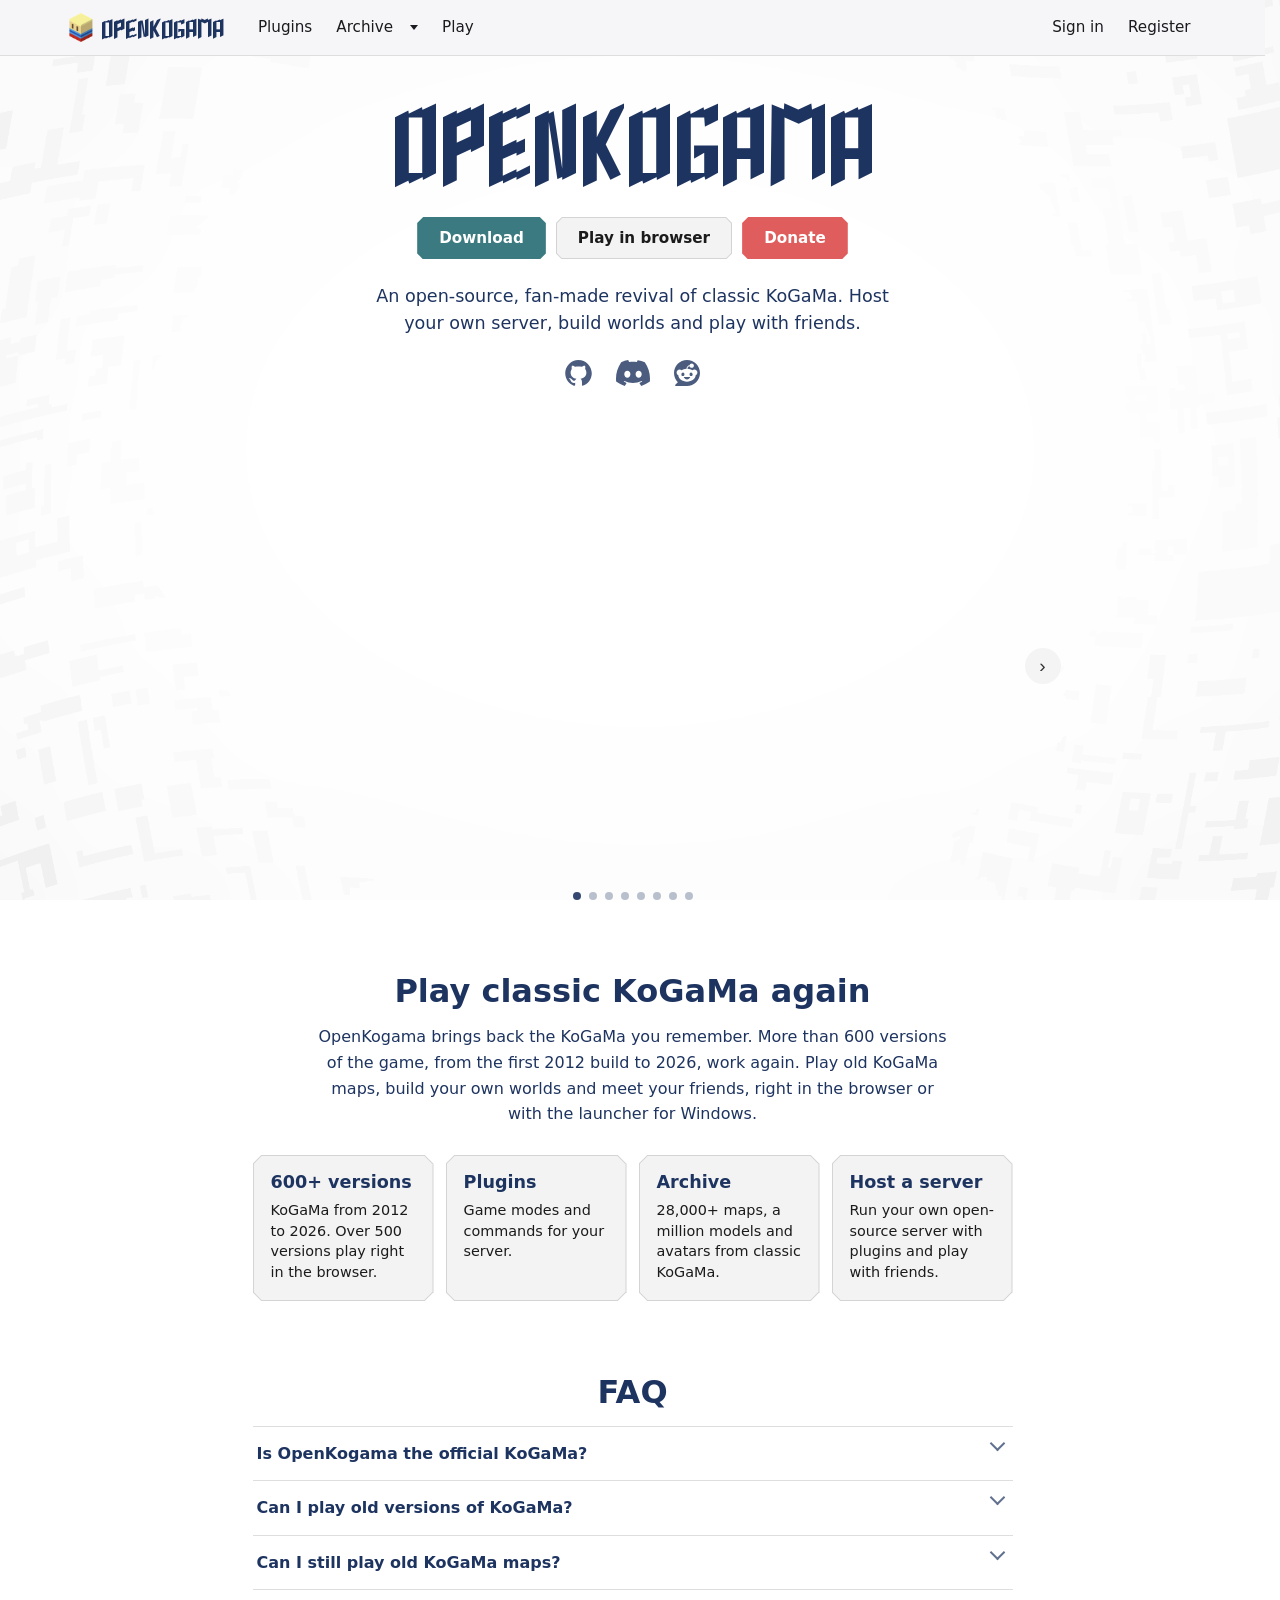
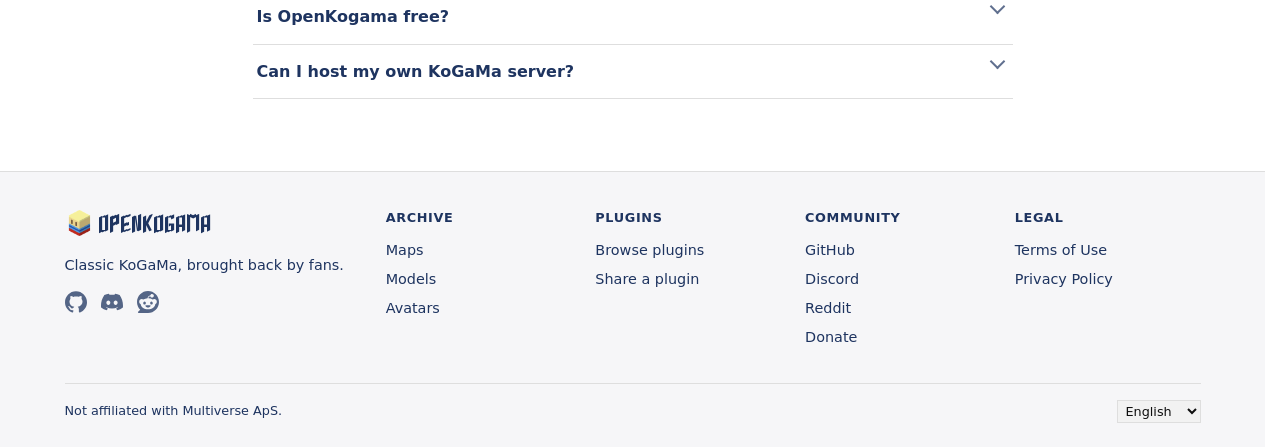
<file: site/index.html>
<!doctype html>
<html lang="en">
<head>
<meta charset="utf-8">
<meta name="viewport" content="width=device-width, initial-scale=1">
<meta name="color-scheme" content="light dark">
<title data-i18n="home.title">OpenKogama - Play Classic KoGaMa Again</title>
<meta name="description" data-i18n-attr="content:home.description" content="Open-source, fan-made revival of classic KoGaMa. Play 600+ old KoGaMa versions and 28,000+ archived maps, build worlds and host your own server.">
<link rel="canonical" href="https://openkogama.org/">
<meta property="og:title" data-i18n-attr="content:home.title" content="OpenKogama - Play Classic KoGaMa Again">
<meta property="og:description" data-i18n-attr="content:home.description" content="Open-source, fan-made revival of classic KoGaMa. Play 600+ old KoGaMa versions and 28,000+ archived maps, build worlds and host your own server.">
<meta property="og:type" content="website">
<meta property="og:url" content="https://openkogama.org/">
<meta property="og:site_name" content="OpenKogama">
<meta property="og:image" content="https://openkogama.org/img/icon-512.png">
<meta name="twitter:card" content="summary">
<link rel="icon" href="favicon.ico" sizes="16x16 32x32 48x48">
<link rel="apple-touch-icon" href="apple-touch-icon.png">
<link rel="manifest" href="site.webmanifest">
<link rel="stylesheet" href="css/style.css">
<script src="js/i18n.js"></script>
<script type="application/ld+json">
{
  "@context": "https://schema.org",
  "@graph": [
    {
      "@type": "WebSite",
      "name": "OpenKogama",
      "alternateName": ["Open KoGaMa", "OpenKoGaMa"],
      "url": "https://openkogama.org/"
    },
    {
      "@type": "Organization",
      "name": "OpenKogama",
      "url": "https://openkogama.org/",
      "logo": "https://openkogama.org/img/icon-512.png",
      "sameAs": ["https://github.com/openkogama", "https://discord.gg/u6tKuP3k4M", "https://www.reddit.com/r/OpenKogama/", "https://ko-fi.com/nightus"]
    }
  ]
}
</script>
</head>
<body class="home">
<header class="top">
  <a class="brand" href="./"><img src="img/icon-192.png" alt="">OPENKOGAMA</a>
  <nav class="sections">
    <a class="button nav" href="plugins/" data-i18n="common.nav.plugins">Plugins</a>
    <a class="button nav" href="archive/" data-i18n="common.nav.archive">Archive</a>
    <a class="button nav" href="play/" data-i18n="common.play">Play</a>
  </nav>
</header>
<div class="screen">
<main class="hero">
  <h1>OPENKOGAMA</h1>
  <div class="actions">
    <a class="button accent" id="download" href="https://github.com/openkogama/openkogama-launcher/releases" data-i18n="common.download">Download</a>
    <a class="button control" href="play/" data-i18n="home.playInBrowser">Play in browser</a>
    <a class="button donate" href="https://ko-fi.com/nightus" target="_blank" rel="noopener" data-i18n="home.donate">Donate</a>
  </div>
  <p class="tagline" data-i18n="home.tagline">An open-source, fan-made revival of classic KoGaMa. Host your own server, build worlds and play with friends.</p>
  <div class="links">
    <a class="icon github" href="https://github.com/openkogama/openkogama-launcher" target="_blank" rel="noopener" aria-label="GitHub"><svg viewBox="0 0 98 96" aria-hidden="true"><path d="M41.4395 69.3848C28.8066 67.8535 19.9062 58.7617 19.9062 46.9902C19.9062 42.2051 21.6289 37.0371 24.5 33.5918C23.2559 30.4336 23.4473 23.7344 24.8828 20.959C28.7109 20.4805 33.8789 22.4902 36.9414 25.2656C40.5781 24.1172 44.4062 23.543 49.0957 23.543C53.7852 23.543 57.6133 24.1172 61.0586 25.1699C64.0254 22.4902 69.2891 20.4805 73.1172 20.959C74.457 23.543 74.6484 30.2422 73.4043 33.4961C76.4668 37.1328 78.0937 42.0137 78.0937 46.9902C78.0937 58.7617 69.1934 67.6621 56.3691 69.2891C59.623 71.3945 61.8242 75.9883 61.8242 81.252L61.8242 91.2051C61.8242 94.0762 64.2168 95.7031 67.0879 94.5547C84.4102 87.9512 98 70.6289 98 49.1914C98 22.1074 75.9883 6.69539e-07 48.9043 4.309e-07C21.8203 1.92261e-07 -1.9479e-07 22.1074 -4.3343e-07 49.1914C-6.20631e-07 70.4375 13.4941 88.0469 31.6777 94.6504C34.2617 95.6074 36.75 93.8848 36.75 91.3008L36.75 83.6445C35.4102 84.2188 33.6875 84.6016 32.1562 84.6016C25.8398 84.6016 22.1074 81.1563 19.4277 74.7441C18.375 72.1602 17.2266 70.6289 15.0254 70.3418C13.877 70.2461 13.4941 69.7676 13.4941 69.1934C13.4941 68.0449 15.4082 67.1836 17.3223 67.1836C20.0977 67.1836 22.4902 68.9063 24.9785 72.4473C26.8926 75.2227 28.9023 76.4668 31.2949 76.4668C33.6875 76.4668 35.2187 75.6055 37.4199 73.4043C39.0469 71.7773 40.291 70.3418 41.4395 69.3848Z"/></svg></a>
    <a class="icon discord" href="https://discord.gg/u6tKuP3k4M" target="_blank" rel="noopener" aria-label="Discord"><svg viewBox="0 0 126.644 96" aria-hidden="true"><path d="M81.15,0c-1.2376,2.1973-2.3489,4.4704-3.3591,6.794-9.5975-1.4396-19.3718-1.4396-28.9945,0-.985-2.3236-2.1216-4.5967-3.3591-6.794-9.0166,1.5407-17.8059,4.2431-26.1405,8.0568C2.779,32.5304-1.6914,56.3725.5312,79.8863c9.6732,7.1476,20.5083,12.603,32.0505,16.0884,2.6014-3.4854,4.8998-7.1981,6.8698-11.0623-3.738-1.3891-7.3497-3.1318-10.8098-5.1523.9092-.6567,1.7932-1.3386,2.6519-1.9953,20.281,9.547,43.7696,9.547,64.0758,0,.8587.7072,1.7427,1.3891,2.6519,1.9953-3.4601,2.0457-7.0718,3.7632-10.835,5.1776,1.97,3.8642,4.2683,7.5769,6.8698,11.0623,11.5419-3.4854,22.3769-8.9156,32.0509-16.0631,2.626-27.2771-4.496-50.9172-18.817-71.8548C98.9811,4.2684,90.1918,1.5659,81.1752.0505l-.0252-.0505ZM42.2802,65.4144c-6.2383,0-11.4159-5.6575-11.4159-12.6535s4.9755-12.6788,11.3907-12.6788,11.5169,5.708,11.4159,12.6788c-.101,6.9708-5.026,12.6535-11.3907,12.6535ZM84.3576,65.4144c-6.2637,0-11.3907-5.6575-11.3907-12.6535s4.9755-12.6788,11.3907-12.6788,11.4917,5.708,11.3906,12.6788c-.101,6.9708-5.026,12.6535-11.3906,12.6535Z"/></svg></a>
    <a class="icon reddit" href="https://www.reddit.com/r/OpenKogama/" target="_blank" rel="noopener" aria-label="Reddit"><svg viewBox="0 0 24 24" aria-hidden="true"><path d="M12 0C5.373 0 0 5.373 0 12c0 3.314 1.343 6.314 3.515 8.485l-2.286 2.286C.775 23.225 1.097 24 1.738 24H12c6.627 0 12-5.373 12-12S18.627 0 12 0Zm4.388 3.199c1.104 0 1.999.895 1.999 1.999 0 1.105-.895 2-1.999 2-.946 0-1.739-.657-1.947-1.539v.002c-1.147.162-2.032 1.15-2.032 2.341v.007c1.776.067 3.4.567 4.686 1.363.473-.363 1.064-.58 1.707-.58 1.547 0 2.802 1.254 2.802 2.802 0 1.117-.655 2.081-1.601 2.531-.088 3.256-3.637 5.876-7.997 5.876-4.361 0-7.905-2.617-7.998-5.87-.954-.447-1.614-1.415-1.614-2.538 0-1.548 1.255-2.802 2.803-2.802.645 0 1.239.218 1.712.585 1.275-.79 2.881-1.291 4.64-1.365v-.01c0-1.663 1.263-3.034 2.88-3.207.188-.911.993-1.595 1.959-1.595Zm-8.085 8.376c-.784 0-1.459.78-1.506 1.797-.047 1.016.64 1.429 1.426 1.429.786 0 1.371-.369 1.418-1.385.047-1.017-.553-1.841-1.338-1.841Zm7.406 0c-.786 0-1.385.824-1.338 1.841.047 1.017.634 1.385 1.418 1.385.785 0 1.473-.413 1.426-1.429-.046-1.017-.721-1.797-1.506-1.797Zm-3.703 4.013c-.974 0-1.907.048-2.77.135-.147.015-.241.168-.183.305.483 1.154 1.622 1.964 2.953 1.964 1.33 0 2.47-.81 2.953-1.964.057-.137-.037-.29-.184-.305-.863-.087-1.795-.135-2.769-.135Z"/></svg></a>
  </div>
</main>
<section class="showcase">
  <div class="slides">
    <div class="track">
      <iframe src="https://www.youtube-nocookie.com/embed/mfTLa4u7WQ8" title="Half-Life Scientist in KoGaMa Plugin Showcase" data-i18n-attr="title:home.videos.scientist" allow="accelerometer; autoplay; clipboard-write; encrypted-media; gyroscope; picture-in-picture; web-share" referrerpolicy="strict-origin-when-cross-origin" allowfullscreen></iframe>
      <iframe src="https://www.youtube-nocookie.com/embed/WKtWRbuqz0g?cc_load_policy=1&amp;cc_lang_pref=en&amp;hl=en" title="The best alternative to KoGaMa? (could have been better)" data-i18n-attr="title:home.videos.alternative" data-captions allow="accelerometer; autoplay; clipboard-write; encrypted-media; gyroscope; picture-in-picture; web-share" referrerpolicy="strict-origin-when-cross-origin" allowfullscreen></iframe>
      <iframe src="https://www.youtube-nocookie.com/embed/3LMNfXwHboY?start=3" title="OpenKogama server: NPC deadzone plugin showcase" data-i18n-attr="title:home.videos.deadzone" allow="accelerometer; autoplay; clipboard-write; encrypted-media; gyroscope; picture-in-picture; web-share" referrerpolicy="strict-origin-when-cross-origin" allowfullscreen></iframe>
      <iframe src="https://www.youtube-nocookie.com/embed/tko3-iP1ZpU" title="Bad Apple! Played inside KoGaMa!" data-i18n-attr="title:home.videos.badApple" allow="accelerometer; autoplay; clipboard-write; encrypted-media; gyroscope; picture-in-picture; web-share" referrerpolicy="strict-origin-when-cross-origin" allowfullscreen></iframe>
      <iframe src="https://www.youtube-nocookie.com/embed/32qwakUP1NM" title="[GLOBAL TOP 25] Obscure Blessing" data-i18n-attr="title:home.videos.blessing" allow="accelerometer; autoplay; clipboard-write; encrypted-media; gyroscope; picture-in-picture; web-share" referrerpolicy="strict-origin-when-cross-origin" allowfullscreen></iframe>
      <iframe src="https://www.youtube-nocookie.com/embed/HQIjz7KLJlc" title="[OpenKogama TOP 1] Obscure Embarassment" data-i18n-attr="title:home.videos.embarrassment" allow="accelerometer; autoplay; clipboard-write; encrypted-media; gyroscope; picture-in-picture; web-share" referrerpolicy="strict-origin-when-cross-origin" allowfullscreen></iframe>
      <iframe src="https://www.youtube-nocookie.com/embed/EaIg4NClJeM" title="OpenKogama: 2 player Zelda parkour" data-i18n-attr="title:home.videos.zelda" allow="accelerometer; autoplay; clipboard-write; encrypted-media; gyroscope; picture-in-picture; web-share" referrerpolicy="strict-origin-when-cross-origin" allowfullscreen></iframe>
      <iframe src="https://www.youtube-nocookie.com/embed/pO7sHylhJ3g?start=7" title="OpenKogama Loxley Vale" data-i18n-attr="title:home.videos.loxley" allow="accelerometer; autoplay; clipboard-write; encrypted-media; gyroscope; picture-in-picture; web-share" referrerpolicy="strict-origin-when-cross-origin" allowfullscreen></iframe>
    </div>
  </div>
  <button class="arrow prev" type="button" aria-label="Previous video" data-i18n-attr="aria-label:home.previousVideo"></button>
  <button class="arrow next" type="button" aria-label="Next video" data-i18n-attr="aria-label:home.nextVideo"></button>
  <div class="dots"></div>
</section>
</div>
<section class="intro">
  <h2 data-i18n="home.intro.heading">Play classic KoGaMa again</h2>
  <p data-i18n="home.intro.text">OpenKogama brings back the KoGaMa you remember. More than 600 versions of the game, from the first 2012 build to 2026, work again. Play old KoGaMa maps, build your own worlds and meet your friends, right in the browser or with the launcher for Windows.</p>
  <div class="features">
    <a class="feature" href="play/">
      <h3 data-i18n="home.features.versions.title">600+ versions</h3>
      <p data-i18n="home.features.versions.text">KoGaMa from 2012 to 2026. Over 500 versions play right in the browser.</p>
    </a>
    <a class="feature" href="plugins/">
      <h3 data-i18n="home.features.plugins.title">Plugins</h3>
      <p data-i18n="home.features.plugins.text">Game modes and commands for your server.</p>
    </a>
    <a class="feature" href="archive/">
      <h3 data-i18n="home.features.archive.title">Archive</h3>
      <p data-i18n="home.features.archive.text">28,000+ maps, a million models and avatars from classic KoGaMa.</p>
    </a>
    <a class="feature" href="https://github.com/openkogama/openkogama-server" target="_blank" rel="noopener">
      <h3 data-i18n="home.features.host.title">Host a server</h3>
      <p data-i18n="home.features.host.text">Run your own open-source server with plugins and play with friends.</p>
    </a>
  </div>
</section>
<section class="faq">
  <h2 data-i18n="home.faq.heading">FAQ</h2>
  <details>
    <summary data-i18n="home.faq.official.question">Is OpenKogama the official KoGaMa?</summary>
    <p data-i18n="home.faq.official.answer">No. OpenKogama is a fan-made community project. It is not affiliated with or endorsed by Multiverse ApS, the company behind KoGaMa.</p>
  </details>
  <details>
    <summary data-i18n="home.faq.versions.question">Can I play old versions of KoGaMa?</summary>
    <p data-i18n="home.faq.versions.answer">Yes. The launcher for Windows has more than 600 KoGaMa versions, from 2012 to 2026, and over 500 of them also run in the browser with no install.</p>
  </details>
  <details>
    <summary data-i18n="home.faq.maps.question">Can I still play old KoGaMa maps?</summary>
    <p data-i18n="home.faq.maps.answer">More than 28,000 KoGaMa maps were archived. Find one on the <a href="maps/" data-i18n-slot="maps" data-i18n="common.nav.maps">Maps</a> page by name, author or id and play it in the browser.</p>
  </details>
  <details>
    <summary data-i18n="home.faq.free.question">Is OpenKogama free?</summary>
    <p data-i18n="home.faq.free.answer">Yes. OpenKogama is free and open source. If you want to support it, you can donate on <a href="https://ko-fi.com/nightus" target="_blank" rel="noopener" data-i18n-slot="kofi">Ko-fi</a>.</p>
  </details>
  <details>
    <summary data-i18n="home.faq.server.question">Can I host my own KoGaMa server?</summary>
    <p data-i18n="home.faq.server.answer">Yes. The <a href="https://github.com/openkogama/openkogama-server" target="_blank" rel="noopener" data-i18n-slot="server" data-i18n="home.faq.server.link">OpenKogama server</a> is open source and supports plugins, so you can run your own server and play with friends.</p>
  </details>
</section>
<footer>
  <div class="brand">
    <img src="img/icon-192.png" alt="">
    <span>OPENKOGAMA</span>
  </div>
  <p data-i18n="common.notAffiliated">Not affiliated with Multiverse ApS.</p>
  <p class="legal-links"><a href="terms/" data-i18n="common.terms">Terms</a> · <a href="privacy/" data-i18n="common.privacy">Privacy</a></p>
</footer>
<script src="js/download.js"></script>
<script src="js/showcase.js"></script>
<script src="js/footer.js"></script>
<script src="js/header.js"></script>
</body>
</html>
</file>
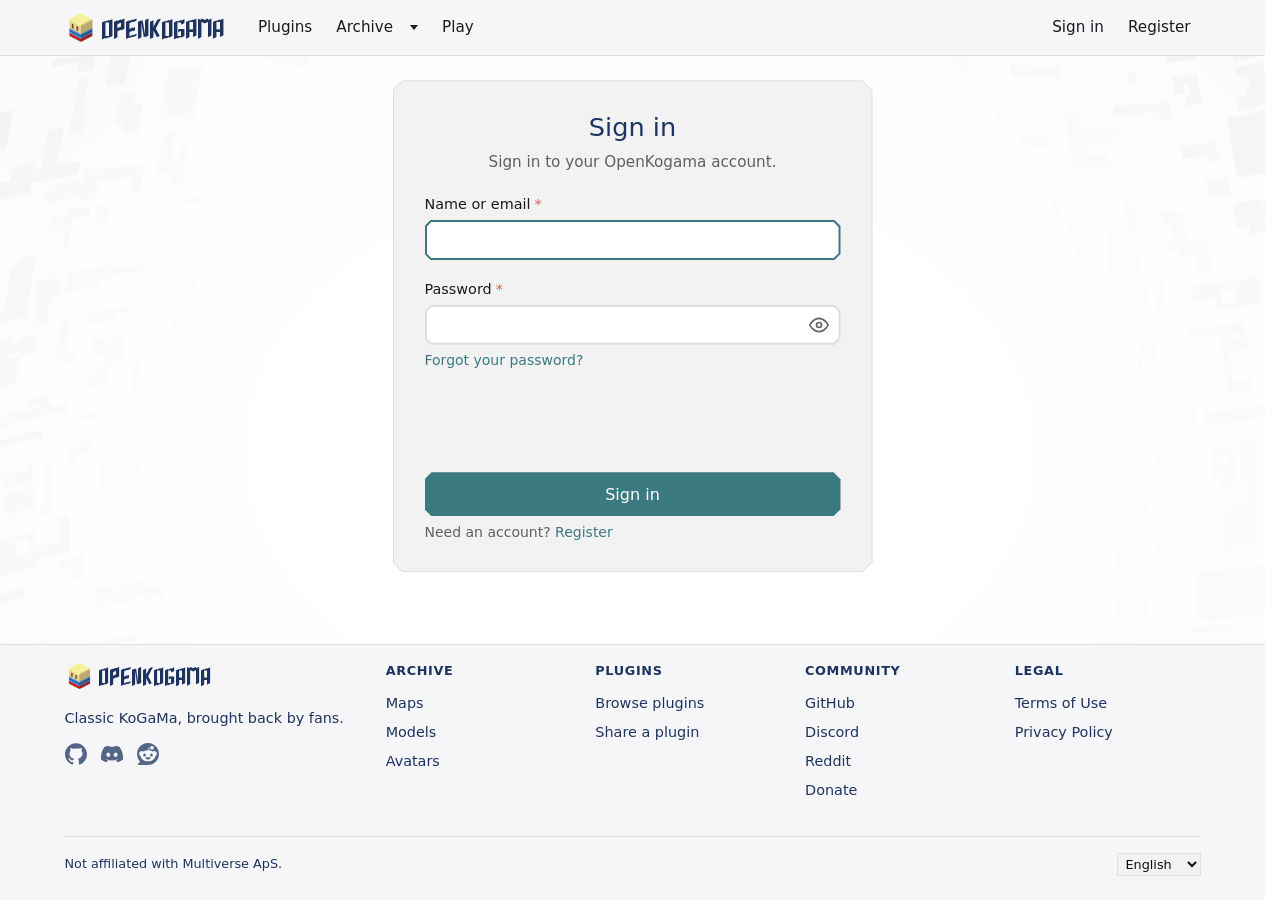
<file: site/account/index.html>
<!doctype html>
<html lang="en">
<head>
<meta charset="utf-8">
<meta name="viewport" content="width=device-width, initial-scale=1">
<meta name="color-scheme" content="light dark">
<title data-i18n="account.title">Account - OpenKogama</title>
<meta name="description" data-i18n-attr="content:account.description" content="Sign in to your OpenKogama account.">
<meta property="og:title" data-i18n-attr="content:account.title" content="Account - OpenKogama">
<meta property="og:description" data-i18n-attr="content:account.description" content="Sign in to your OpenKogama account.">
<meta property="og:type" content="website">
<meta property="og:image" content="../img/icon-512.png">
<meta name="twitter:card" content="summary">
<meta name="robots" content="noindex">
<link rel="icon" href="../favicon.ico" sizes="16x16 32x32 48x48">
<link rel="apple-touch-icon" href="../apple-touch-icon.png">
<link rel="stylesheet" href="../css/style.css">
<script src="../js/i18n.js"></script>
<style>
  :root { --card: var(--secondary); --card-edge: var(--secondary-edge); --field: #ffffff; --title: var(--heading); --label: var(--text);
    --sub: color-mix(in srgb, var(--text) 68%, transparent); --danger: var(--donate); }
  @media (prefers-color-scheme: dark) {
    :root { --field: #1c1c1c; }
  }
  body > main.account { flex: 1; display: flex; align-items: center; justify-content: center; padding: 24px 0 8vh; }
  .card { --corner: 10px; --edge: 1px; --cut: var(--corner); position: relative; isolation: isolate; width: 100%; max-width: 480px; padding: 32px;
    display: flex; flex-direction: column; background: var(--card-edge); }
  .card::before { --cut: calc(var(--corner) - 0.586 * var(--edge)); content: ""; position: absolute; inset: var(--edge); z-index: -1; background: var(--card); }
  .card[hidden] { display: none; }
  .card h2 { margin: 0 0 8px; font-size: 1.6rem; font-weight: 400; line-height: 1.25; text-align: center; color: var(--title); overflow-wrap: break-word; hyphens: auto; }
  .card .sub { margin: 0 0 22px; font-size: .95rem; line-height: 1.4; text-align: center; color: var(--sub); }
  .field { margin-bottom: 20px; }
  .field label { display: block; margin-bottom: 6px; font-size: .9rem; font-weight: 400; line-height: 1.3; color: var(--label); }
  .field label i { padding-left: 4px; font-style: normal; color: var(--danger); }
  .invalid .field label { color: var(--danger); }
  .card, .card::before, .box, .box input, .card .button, .card .button::before {
    clip-path: polygon(
      var(--cut) 0, calc(100% - var(--cut)) 0,
      100% var(--cut), 100% calc(100% - var(--cut)),
      calc(100% - var(--cut)) 100%, var(--cut) 100%,
      0 calc(100% - var(--cut)), 0 var(--cut)
    );
  }
  .box { --corner: 6px; --edge: 2px; --cut: var(--corner); position: relative; padding: var(--edge); background: var(--card-edge); }
  .box:focus-within { background: var(--accent); }
  .box input { --cut: calc(var(--corner) - 0.586 * var(--edge)); display: block; width: 100%; height: 36px; padding: 0 8px; font: inherit; font-size: 16px;
    color: var(--title); background: var(--field); border: 0; outline: none; }
  .field small { display: block; margin-top: 8px; font-size: 12px; line-height: 16px; color: var(--sub); }
  .secret { position: relative; }
  .secret input { padding-right: 44px; }
  .secret button { position: absolute; top: 2px; right: 2px; bottom: 2px; width: 40px; padding: 0; display: flex; align-items: center; justify-content: center;
    color: var(--sub); background: none; border: 0; cursor: pointer; }
  .secret button:hover { color: var(--title); }
  .secret svg { width: 20px; height: 20px; fill: none; stroke: currentColor; stroke-width: 2; stroke-linecap: round; stroke-linejoin: round; }
  .secret .eye-off, .secret [aria-pressed="true"] .eye { display: none; }
  .secret [aria-pressed="true"] .eye-off { display: block; }
  .field.password { margin-bottom: 4px; }
  .forgot { align-self: flex-start; margin-bottom: 20px; font-size: 14px; }
  .captcha { min-height: 65px; margin-bottom: 16px; }
  .agree { display: flex; align-items: flex-start; gap: 8px; margin: -4px 0 16px; font-size: 14px; line-height: 1.4; color: var(--sub); cursor: pointer; }
  .agree input { flex: none; width: 16px; height: 16px; margin: 1px 0 0; accent-color: var(--accent); cursor: pointer; }
  .error { margin: -4px 0 16px; font-size: 14px; color: var(--danger); }
  .error:empty { display: none; }
  .card .button { width: 100%; height: 44px; padding: 0 16px; justify-content: center; font-size: 1rem; font-weight: 400; border: 0; cursor: pointer; }
  .card .button:disabled { opacity: .6; cursor: default; }
  .card .button[hidden] { display: none; }
  .alt { margin: 8px 0 0; font-size: 14px; line-height: 16px; color: var(--sub); }
  a.link { color: var(--link); font-weight: 400; text-decoration: none; }
  a.link:hover { text-decoration: underline; }
  .who { margin: 0 0 20px; text-align: center; }
  .who b { display: block; font-size: 1.35rem; font-weight: 400; color: var(--title); }
  .who span { font-size: 14px; color: var(--sub); }
  .alt.mail { margin: -12px 0 20px; text-align: center; }
  .note { margin: 0 0 16px; font-size: 14px; text-align: center; color: var(--sub); }
  .buttons { display: flex; flex-direction: column; gap: 8px; }
  .remove { margin-top: 16px; text-align: center; }
  .remove a.link { color: var(--danger); }
  footer { padding-top: 16px; }
  @media (max-width: 600px) {
    .card { padding: 24px 14px; }
  }
  #delete .button.control { color: var(--donate); }
  .remove .link { color: var(--donate); }
</style>
</head>
<body class="home">
<header class="top">
  <a class="brand" href="../"><img src="../img/icon-192.png" alt="">OPENKOGAMA</a>
  <nav class="sections">
    <a class="button nav" href="../plugins/" data-i18n="common.nav.plugins">Plugins</a>
    <a class="button nav" href="../archive/" data-i18n="common.nav.archive">Archive</a>
    <a class="button nav" href="../play/" data-i18n="common.play">Play</a>
  </nav>
</header>
<main class="account">
  <form class="card" id="signin" hidden>
    <h2 data-i18n="account.welcome">Welcome back!</h2>
    <p class="sub" data-i18n="account.welcomeSub">Good to see you again!</p>
    <div class="field">
      <label for="signin-login"><span data-i18n="account.nameOrEmail">Name or email</span><i>*</i></label>
      <div class="box"><input id="signin-login" name="login" autocomplete="username" required></div>
    </div>
    <div class="field password">
      <label for="signin-password"><span data-i18n="account.password">Password</span><i>*</i></label>
      <div class="box secret"><input id="signin-password" name="password" type="password" autocomplete="current-password" required><button type="button" aria-label="Show password" data-i18n-attr="aria-label:account.showPassword" aria-pressed="false"><svg class="eye" viewBox="0 0 24 24" aria-hidden="true"><path d="M1 12s4-8 11-8 11 8 11 8-4 8-11 8-11-8-11-8z"/><circle cx="12" cy="12" r="3"/></svg><svg class="eye-off" viewBox="0 0 24 24" aria-hidden="true"><path d="M17.94 17.94A10.07 10.07 0 0 1 12 20c-7 0-11-8-11-8a18.45 18.45 0 0 1 5.06-5.94M9.9 4.24A9.12 9.12 0 0 1 12 4c7 0 11 8 11 8a18.5 18.5 0 0 1-2.16 3.19m-6.72-1.07a3 3 0 1 1-4.24-4.24"/><path d="M1 1l22 22"/></svg></button></div>
    </div>
    <a class="link forgot" href="#forgot" data-i18n="account.forgot">Forgot your password?</a>
    <div class="captcha"></div>
    <p class="error" role="alert"></p>
    <button class="button accent" type="submit" data-i18n="common.signIn">Sign in</button>
    <p class="alt" data-i18n="account.needAccount">Need an account? <a class="link" href="#create" data-i18n-slot="register" data-i18n="account.register">Register</a></p>
  </form>

  <form class="card" id="create" hidden>
    <h2 data-i18n="account.createHeading">Create an account</h2>
    <p class="sub" data-i18n="account.createSub">One account for every OpenKogama server.</p>
    <div class="field">
      <label for="create-name"><span data-i18n="account.name">Name</span><i>*</i></label>
      <div class="box"><input id="create-name" name="name" autocomplete="username" maxlength="20" required></div>
      <small data-i18n="account.nameHint">3 to 20 letters, digits or _. Other players see it.</small>
    </div>
    <div class="field">
      <label for="create-password"><span data-i18n="account.password">Password</span><i>*</i></label>
      <div class="box secret"><input id="create-password" name="password" type="password" autocomplete="new-password" minlength="8" required><button type="button" aria-label="Show password" data-i18n-attr="aria-label:account.showPassword" aria-pressed="false"><svg class="eye" viewBox="0 0 24 24" aria-hidden="true"><path d="M1 12s4-8 11-8 11 8 11 8-4 8-11 8-11-8-11-8z"/><circle cx="12" cy="12" r="3"/></svg><svg class="eye-off" viewBox="0 0 24 24" aria-hidden="true"><path d="M17.94 17.94A10.07 10.07 0 0 1 12 20c-7 0-11-8-11-8a18.45 18.45 0 0 1 5.06-5.94M9.9 4.24A9.12 9.12 0 0 1 12 4c7 0 11 8 11 8a18.5 18.5 0 0 1-2.16 3.19m-6.72-1.07a3 3 0 1 1-4.24-4.24"/><path d="M1 1l22 22"/></svg></button></div>
      <small data-i18n="account.passwordHint">At least 8 characters.</small>
    </div>
    <div class="field">
      <label for="create-email" data-i18n="account.email">Email</label>
      <div class="box"><input id="create-email" name="email" type="email" autocomplete="email"></div>
      <small data-i18n="account.emailHint">Optional, but without it you can't reset a forgotten password.</small>
    </div>
    <label class="agree"><input type="checkbox" name="agree" required><span data-i18n="account.agree">I'm at least 13 years old and I accept the <a class="link" href="../terms/" target="_blank" rel="noopener" data-i18n-slot="terms" data-i18n="account.terms">Terms of Use</a> and the <a class="link" href="../privacy/" target="_blank" rel="noopener" data-i18n-slot="privacy" data-i18n="account.privacy">Privacy Policy</a>.</span></label>
    <div class="captcha"></div>
    <p class="error" role="alert"></p>
    <button class="button accent" type="submit" data-i18n="account.continue">Continue</button>
    <p class="alt"><a class="link" href="#signin" data-i18n="account.haveAccount">Already have an account?</a></p>
  </form>

  <form class="card" id="confirm" hidden>
    <h2 data-i18n="account.checkEmail">Check your email</h2>
    <p class="sub sent"></p>
    <div class="field">
      <label for="confirm-code"><span data-i18n="account.code">Code</span><i>*</i></label>
      <div class="box"><input class="code" id="confirm-code" name="code" inputmode="numeric" autocomplete="one-time-code" maxlength="6" required></div>
    </div>
    <p class="error" role="alert"></p>
    <button class="button accent" type="submit" data-i18n="account.confirm">Confirm</button>
    <p class="alt" data-i18n="account.didntGetIt">Didn't get it? <a class="link" href="#resend" data-i18n-slot="resend" data-i18n="account.sendAgain">Send it again</a> or <a class="link" href="#signin" data-i18n-slot="back" data-i18n="account.goBack">go back</a></p>
  </form>

  <form class="card" id="forgot" hidden>
    <h2 data-i18n="account.forgot">Forgot your password?</h2>
    <p class="sub" data-i18n="account.forgotSub">Enter your email and we will send you a code.</p>
    <div class="field">
      <label for="forgot-email"><span data-i18n="account.email">Email</span><i>*</i></label>
      <div class="box"><input id="forgot-email" name="email" type="email" autocomplete="email" required></div>
    </div>
    <div class="captcha"></div>
    <p class="error" role="alert"></p>
    <button class="button accent" type="submit" data-i18n="account.sendCode">Send code</button>
    <p class="alt"><a class="link" href="#signin" data-i18n="account.backToSignIn">Back to sign in</a></p>
  </form>

  <form class="card" id="reset" hidden>
    <h2 data-i18n="account.resetHeading">Choose a new password</h2>
    <p class="sub sent"></p>
    <div class="field">
      <label for="reset-code"><span data-i18n="account.code">Code</span><i>*</i></label>
      <div class="box"><input class="code" id="reset-code" name="code" inputmode="numeric" autocomplete="one-time-code" maxlength="6" required></div>
    </div>
    <div class="field">
      <label for="reset-password"><span data-i18n="account.newPassword">New password</span><i>*</i></label>
      <div class="box secret"><input id="reset-password" name="password" type="password" autocomplete="new-password" minlength="8" required><button type="button" aria-label="Show password" data-i18n-attr="aria-label:account.showPassword" aria-pressed="false"><svg class="eye" viewBox="0 0 24 24" aria-hidden="true"><path d="M1 12s4-8 11-8 11 8 11 8-4 8-11 8-11-8-11-8z"/><circle cx="12" cy="12" r="3"/></svg><svg class="eye-off" viewBox="0 0 24 24" aria-hidden="true"><path d="M17.94 17.94A10.07 10.07 0 0 1 12 20c-7 0-11-8-11-8a18.45 18.45 0 0 1 5.06-5.94M9.9 4.24A9.12 9.12 0 0 1 12 4c7 0 11 8 11 8a18.5 18.5 0 0 1-2.16 3.19m-6.72-1.07a3 3 0 1 1-4.24-4.24"/><path d="M1 1l22 22"/></svg></button></div>
      <small data-i18n="account.passwordHint">At least 8 characters.</small>
    </div>
    <p class="error" role="alert"></p>
    <button class="button accent" type="submit" data-i18n="account.savePassword">Save password</button>
    <p class="alt"><a class="link" href="#signin" data-i18n="account.backToSignIn">Back to sign in</a></p>
  </form>

  <form class="card" id="email" hidden>
    <h2 data-i18n="account.emailHeading">Your email</h2>
    <p class="sub" data-i18n="account.emailSub">We will send a code to confirm it. With an email you can reset a forgotten password.</p>
    <div class="field">
      <label for="email-address"><span data-i18n="account.email">Email</span><i>*</i></label>
      <div class="box"><input id="email-address" name="email" type="email" autocomplete="email" required></div>
    </div>
    <div class="field">
      <label for="email-password"><span data-i18n="account.password">Password</span><i>*</i></label>
      <div class="box secret"><input id="email-password" name="password" type="password" autocomplete="current-password" required><button type="button" aria-label="Show password" data-i18n-attr="aria-label:account.showPassword" aria-pressed="false"><svg class="eye" viewBox="0 0 24 24" aria-hidden="true"><path d="M1 12s4-8 11-8 11 8 11 8-4 8-11 8-11-8-11-8z"/><circle cx="12" cy="12" r="3"/></svg><svg class="eye-off" viewBox="0 0 24 24" aria-hidden="true"><path d="M17.94 17.94A10.07 10.07 0 0 1 12 20c-7 0-11-8-11-8a18.45 18.45 0 0 1 5.06-5.94M9.9 4.24A9.12 9.12 0 0 1 12 4c7 0 11 8 11 8a18.5 18.5 0 0 1-2.16 3.19m-6.72-1.07a3 3 0 1 1-4.24-4.24"/><path d="M1 1l22 22"/></svg></button></div>
    </div>
    <p class="error" role="alert"></p>
    <button class="button accent" type="submit" data-i18n="account.sendCode">Send code</button>
    <p class="alt"><a class="link" href="#account" data-i18n="account.back">Back</a></p>
  </form>

  <form class="card" id="emailcode" hidden>
    <h2 data-i18n="account.checkEmail">Check your email</h2>
    <p class="sub sent"></p>
    <div class="field">
      <label for="emailcode-code"><span data-i18n="account.code">Code</span><i>*</i></label>
      <div class="box"><input class="code" id="emailcode-code" name="code" inputmode="numeric" autocomplete="one-time-code" maxlength="6" required></div>
    </div>
    <p class="error" role="alert"></p>
    <button class="button accent" type="submit" data-i18n="account.confirm">Confirm</button>
    <p class="alt" data-i18n="account.didntGetIt">Didn't get it? <a class="link" href="#resend-email" data-i18n-slot="resend" data-i18n="account.sendAgain">Send it again</a> or <a class="link" href="#account" data-i18n-slot="back" data-i18n="account.goBack">go back</a></p>
  </form>

  <section class="card" id="account" hidden>
    <h2 data-i18n="account.signedIn">You're signed in</h2>
    <p class="who"><b class="name"></b><span class="email"></span></p>
    <p class="alt mail"><a class="link" href="#email"></a></p>
    <p class="note launcher" data-i18n="account.launcherNote" hidden>Your browser should ask to open the launcher. Nothing happened? Update the launcher and press the button below.</p>
    <p class="error" role="alert"></p>
    <div class="buttons">
      <a class="button accent open launcher" href="#" data-i18n="common.openLauncher" hidden>Open the launcher</a>
      <button class="button control" id="signout" type="button" data-i18n="account.signOut">Sign out</button>
    </div>
    <p class="alt remove"><a class="link" href="#delete" data-i18n="account.delete">Delete account</a></p>
  </section>

  <form class="card" id="terms" hidden>
    <h2 data-i18n="account.termsHeading">Terms of Use and privacy</h2>
    <p class="sub" data-i18n="account.termsSub">OpenKogama now has Terms of Use and a Privacy Policy. Read them and accept to keep using your account.</p>
    <label class="agree"><input type="checkbox" name="agree" required><span data-i18n="account.agree">I'm at least 13 years old and I accept the <a class="link" href="../terms/" target="_blank" rel="noopener" data-i18n-slot="terms" data-i18n="account.terms">Terms of Use</a> and the <a class="link" href="../privacy/" target="_blank" rel="noopener" data-i18n-slot="privacy" data-i18n="account.privacy">Privacy Policy</a>.</span></label>
    <p class="error" role="alert"></p>
    <button class="button accent" type="submit" data-i18n="account.continue">Continue</button>
    <p class="alt remove"><a class="link" href="#delete" data-i18n="account.deleteInstead">Delete my account instead</a></p>
  </form>

  <form class="card" id="delete" hidden>
    <h2 data-i18n="account.deleteHeading">Delete your account?</h2>
    <p class="sub" data-i18n="account.deleteSub">Your account, email and sign-ins are deleted right away. This can't be undone.</p>
    <div class="field">
      <label for="delete-password"><span data-i18n="account.password">Password</span><i>*</i></label>
      <div class="box secret"><input id="delete-password" name="password" type="password" autocomplete="current-password" required><button type="button" aria-label="Show password" data-i18n-attr="aria-label:account.showPassword" aria-pressed="false"><svg class="eye" viewBox="0 0 24 24" aria-hidden="true"><path d="M1 12s4-8 11-8 11 8 11 8-4 8-11 8-11-8-11-8z"/><circle cx="12" cy="12" r="3"/></svg><svg class="eye-off" viewBox="0 0 24 24" aria-hidden="true"><path d="M17.94 17.94A10.07 10.07 0 0 1 12 20c-7 0-11-8-11-8a18.45 18.45 0 0 1 5.06-5.94M9.9 4.24A9.12 9.12 0 0 1 12 4c7 0 11 8 11 8a18.5 18.5 0 0 1-2.16 3.19m-6.72-1.07a3 3 0 1 1-4.24-4.24"/><path d="M1 1l22 22"/></svg></button></div>
    </div>
    <p class="error" role="alert"></p>
    <button class="button control" type="submit" data-i18n="account.deleteConfirm">Delete my account</button>
    <p class="alt"><a class="link" href="#account" data-i18n="account.back">Back</a></p>
  </form>

  <section class="card" id="deleted" hidden>
    <h2 data-i18n="account.deletedHeading">Account deleted</h2>
    <p class="sub" data-i18n="account.deletedSub">Your account and sign-ins are gone. To also remove your profile on our servers or a map you shared, write to contact@openkogama.org.</p>
    <p class="error" role="alert"></p>
    <p class="alt"><a class="link" href="#signin" data-i18n="account.backToSignIn">Back to sign in</a></p>
  </section>
</main>
<footer>
  <p data-i18n="common.notAffiliated">Not affiliated with Multiverse ApS.</p>
  <p class="legal-links"><a href="../terms/" data-i18n="common.terms">Terms</a> · <a href="../privacy/" data-i18n="common.privacy">Privacy</a></p>
</footer>
<script src="../js/footer.js"></script>
<script src="../js/header.js"></script>
<script src="../js/account.js"></script>
<script src="https://challenges.cloudflare.com/turnstile/v0/api.js?render=explicit&onload=openkogamaCaptcha" async defer></script>
</body>
</html>
</file>
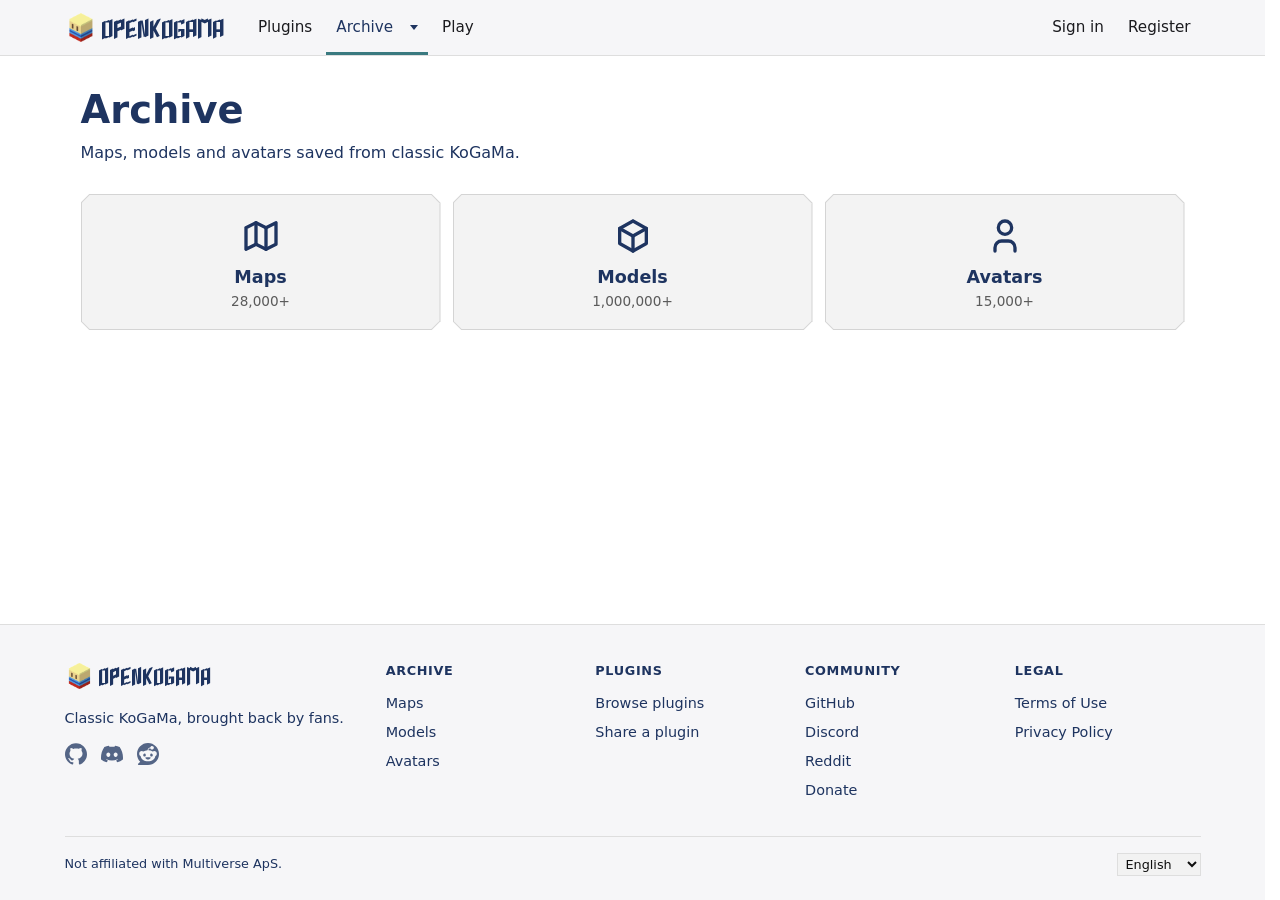
<file: site/archive/index.html>
<!doctype html>
<html lang="en">
<head>
<meta charset="utf-8">
<meta name="viewport" content="width=device-width, initial-scale=1">
<meta name="color-scheme" content="light dark">
<title data-i18n="archive.title">Archive - OpenKogama</title>
<meta name="description" data-i18n-attr="content:archive.description" content="Everything saved from classic KoGaMa: 28,000+ maps, a million models, avatars and 600+ game versions.">
<link rel="canonical" href="https://openkogama.org/archive/">
<meta property="og:title" data-i18n-attr="content:archive.title" content="Archive - OpenKogama">
<meta property="og:description" data-i18n-attr="content:archive.description" content="Everything saved from classic KoGaMa: 28,000+ maps, a million models, avatars and 600+ game versions.">
<meta property="og:type" content="website">
<meta property="og:url" content="https://openkogama.org/archive/">
<link rel="icon" href="../favicon.ico" sizes="16x16 32x32 48x48">
<link rel="apple-touch-icon" href="../apple-touch-icon.png">
<link rel="stylesheet" href="../css/style.css">
<script src="../js/i18n.js"></script>
</head>
<body class="archive">
<header class="top">
  <a class="brand" href="../"><img src="../img/icon-192.png" alt="">OPENKOGAMA</a>
  <nav class="sections">
    <a class="button nav" href="../plugins/" data-i18n="common.nav.plugins">Plugins</a>
    <a class="button nav" href="./" aria-current="page" data-i18n="common.nav.archive">Archive</a>
    <a class="button nav" href="../play/" data-i18n="common.play">Play</a>
  </nav>
</header>
<main>
  <section class="intro">
    <h1 data-i18n="archive.heading">Archive</h1>
    <p data-i18n="archive.tagline">Maps, models, avatars and game versions saved from classic KoGaMa.</p>
    <div class="features">
      <a class="feature" href="../maps/">
        <svg viewBox="0 0 24 24" fill="none" stroke="currentColor" stroke-width="2" stroke-linecap="round" stroke-linejoin="round" aria-hidden="true"><path d="M3 7l6 -3l6 3l6 -3v13l-6 3l-6 -3l-6 3v-13"/><path d="M9 4v13"/><path d="M15 7v13"/></svg>
        <h2 data-i18n="common.nav.maps">Maps</h2>
        <span class="count" data-i18n="archive.count" data-i18n-args='{"count":28000}'>28,000+</span>
      </a>
      <a class="feature" href="../models/">
        <svg viewBox="0 0 24 24" fill="none" stroke="currentColor" stroke-width="2" stroke-linecap="round" stroke-linejoin="round" aria-hidden="true"><path d="M12 3l8 4.5l0 9l-8 4.5l-8 -4.5l0 -9l8 -4.5"/><path d="M12 12l8 -4.5"/><path d="M12 12l0 9"/><path d="M12 12l-8 -4.5"/></svg>
        <h2 data-i18n="common.nav.models">Models</h2>
        <span class="count" data-i18n="archive.count" data-i18n-args='{"count":1000000}'>1,000,000+</span>
      </a>
      <a class="feature" href="../avatars/">
        <svg viewBox="0 0 24 24" fill="none" stroke="currentColor" stroke-width="2" stroke-linecap="round" stroke-linejoin="round" aria-hidden="true"><path d="M8 7a4 4 0 1 0 8 0a4 4 0 0 0 -8 0"/><path d="M6 21v-2a4 4 0 0 1 4 -4h4a4 4 0 0 1 4 4v2"/></svg>
        <h2 data-i18n="common.nav.avatars">Avatars</h2>
        <span class="count" data-i18n="archive.count" data-i18n-args='{"count":15000}'>15,000+</span>
      </a>
    </div>
  </section>
</main>
<footer>
  <div class="brand">
    <img src="../img/icon-192.png" alt="">
    <span>OPENKOGAMA</span>
  </div>
  <p data-i18n="common.notAffiliated">Not affiliated with Multiverse ApS.</p>
  <p class="legal-links"><a href="../terms/" data-i18n="common.terms">Terms</a> · <a href="../privacy/" data-i18n="common.privacy">Privacy</a></p>
</footer>
<script src="../js/footer.js"></script>
<script src="../js/header.js"></script>
</body>
</html>
</file>
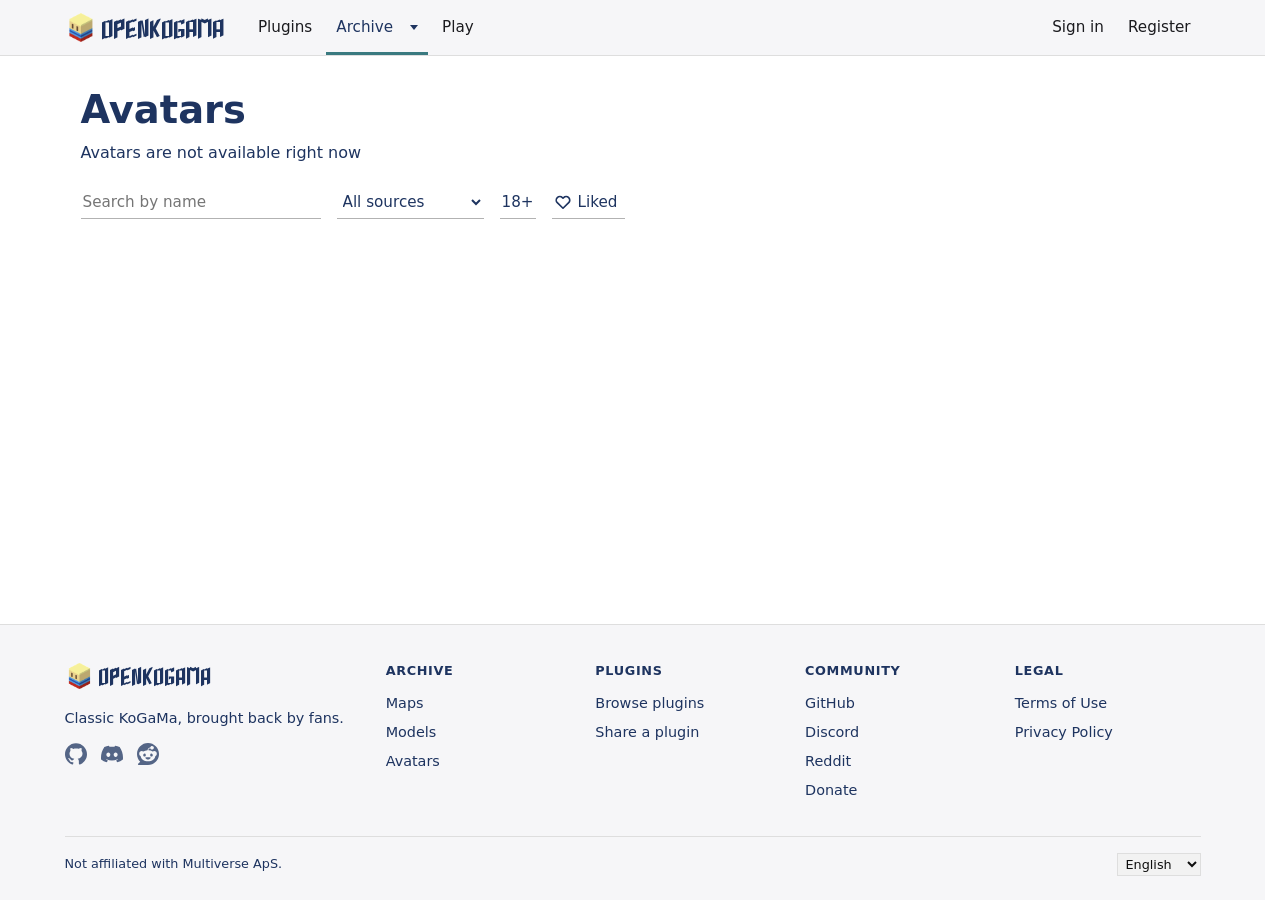
<file: site/avatars/index.html>
<!doctype html>
<html lang="en">
<head>
<meta charset="utf-8">
<meta name="viewport" content="width=device-width, initial-scale=1">
<meta name="color-scheme" content="light dark">
<title data-i18n="avatars.title">KoGaMa Avatars - OpenKogama</title>
<meta name="description" data-i18n-attr="content:avatars.description" content="Browse archived KoGaMa avatars with live previews, animations and downloads.">
<link rel="canonical" href="https://openkogama.org/avatars/">
<meta property="og:title" data-i18n-attr="content:avatars.title" content="KoGaMa Avatars - OpenKogama">
<meta property="og:description" data-i18n-attr="content:avatars.description" content="Browse archived KoGaMa avatars with live previews, animations and downloads.">
<meta property="og:type" content="website">
<meta property="og:url" content="https://openkogama.org/avatars/">
<meta property="og:site_name" content="OpenKogama">
<meta property="og:image" content="https://openkogama.org/img/icon-512.png">
<meta name="twitter:card" content="summary">
<link rel="icon" href="../favicon.ico" sizes="16x16 32x32 48x48">
<link rel="apple-touch-icon" href="../apple-touch-icon.png">
<link rel="stylesheet" href="../css/style.css">
<link rel="stylesheet" href="../css/models.css">
<script src="../js/i18n.js"></script>
<script src="../js/vendor/sql.js-httpvfs/index.js"></script>
<script type="module" src="../js/models.js"></script>
</head>
<body class="gallery" data-kind="avatars" data-i18n-vars="--too-big:common.tooBig;--preview-unavailable:common.previewUnavailable;--loading:common.loading">
<header class="top">
  <a class="brand" href="../"><img src="../img/icon-192.png" alt="">OPENKOGAMA</a>
  <nav class="sections">
    <a class="button nav" href="../plugins/" data-i18n="common.nav.plugins">Plugins</a>
    <a class="button nav" href="../archive/" aria-current="page" data-i18n="common.nav.archive">Archive</a>
    <a class="button nav" href="../play/" data-i18n="common.play">Play</a>
  </nav>
</header>
<main class="models">
  <h1 data-i18n="avatars.heading">Avatars</h1>
  <p class="summary" id="summary" data-i18n="avatars.loading">Loading avatars</p>
  <form class="filters" id="filters">
    <input class="line" type="search" id="search" placeholder="Search by name" data-i18n-attr="placeholder:avatars.search" autocomplete="off">
    <select class="line" id="filter" aria-label="Source" data-i18n-attr="aria-label:avatars.source">
      <option value="" data-i18n="avatars.allSources">All sources</option>
      <option value="class" data-i18n="avatars.sources.class">Classes</option>
      <option value="map" data-i18n="avatars.sources.map">Avatars in maps</option>
      <option value="world" data-i18n="avatars.sources.world">Avatar worlds</option>
      <option value="placed" data-i18n="avatars.sources.placed">Placed in maps</option>
      <option value="build" data-i18n="avatars.sources.build">Build mode</option>
    </select>
    <select class="line" id="color" aria-label="Color" data-i18n-attr="aria-label:common.color" hidden>
      <option value="" data-i18n="common.colors.all">All colors</option>
      <option value="red" data-i18n="common.colors.red">Red</option>
      <option value="orange" data-i18n="common.colors.orange">Orange</option>
      <option value="yellow" data-i18n="common.colors.yellow">Yellow</option>
      <option value="green" data-i18n="common.colors.green">Green</option>
      <option value="blue" data-i18n="common.colors.blue">Blue</option>
      <option value="purple" data-i18n="common.colors.purple">Purple</option>
      <option value="pink" data-i18n="common.colors.pink">Pink</option>
      <option value="brown" data-i18n="common.colors.brown">Brown</option>
      <option value="black" data-i18n="common.colors.black">Black</option>
      <option value="white" data-i18n="common.colors.white">White</option>
      <option value="gray" data-i18n="common.colors.gray">Gray</option>
    </select>
    <select class="line" id="type" aria-label="Type" data-i18n-attr="aria-label:common.type" hidden>
      <option value="" data-i18n="common.allTypes">All types</option>
      <option value="human" data-i18n="avatars.types.human">Human</option>
      <option value="anthro" data-i18n="avatars.types.anthro">Anthro</option>
      <option value="animal" data-i18n="avatars.types.animal">Animal</option>
      <option value="monster" data-i18n="avatars.types.monster">Monster</option>
      <option value="robot" data-i18n="avatars.types.robot">Robot</option>
      <option value="zombie" data-i18n="avatars.types.zombie">Zombie</option>
      <option value="skeleton" data-i18n="avatars.types.skeleton">Skeleton</option>
      <option value="ghost" data-i18n="avatars.types.ghost">Ghost</option>
      <option value="alien" data-i18n="avatars.types.alien">Alien</option>
      <option value="mythical" data-i18n="avatars.types.mythical">Mythical</option>
      <option value="vehicle" data-i18n="avatars.types.vehicle">Vehicle</option>
      <option value="object" data-i18n="avatars.types.object">Object</option>
    </select>
    <button class="line chip" type="button" id="map" title="Show avatars from every map" data-i18n-attr="title:avatars.showEveryMap" hidden><span class="label"></span><span aria-hidden="true">×</span></button>
    <button class="line favorites adult" type="button" id="adult" aria-pressed="false" hidden><span>18+</span></button>
    <button class="line favorites" type="button" id="favorites" aria-pressed="false"><svg viewBox="0 0 24 24" aria-hidden="true"><path d="M12 20.3 4.4 12.9a4.8 4.8 0 0 1 6.8-6.8l.8.8.8-.8a4.8 4.8 0 0 1 6.8 6.8z" fill="none" stroke="currentColor" stroke-width="2.2" stroke-linejoin="round"/></svg><span data-i18n="common.liked">Liked</span><span class="count"></span></button>
  </form>
  <div class="grid" id="grid"></div>
  <p class="status" id="status"></p>
</main>
<footer>
  <p data-i18n="common.notAffiliated">Not affiliated with Multiverse ApS.</p>
  <p class="legal-links"><a href="../terms/" data-i18n="common.terms">Terms</a> · <a href="../privacy/" data-i18n="common.privacy">Privacy</a></p>
</footer>
<script src="../js/footer.js"></script>
<script src="../js/header.js"></script>
</body>
</html>
</file>
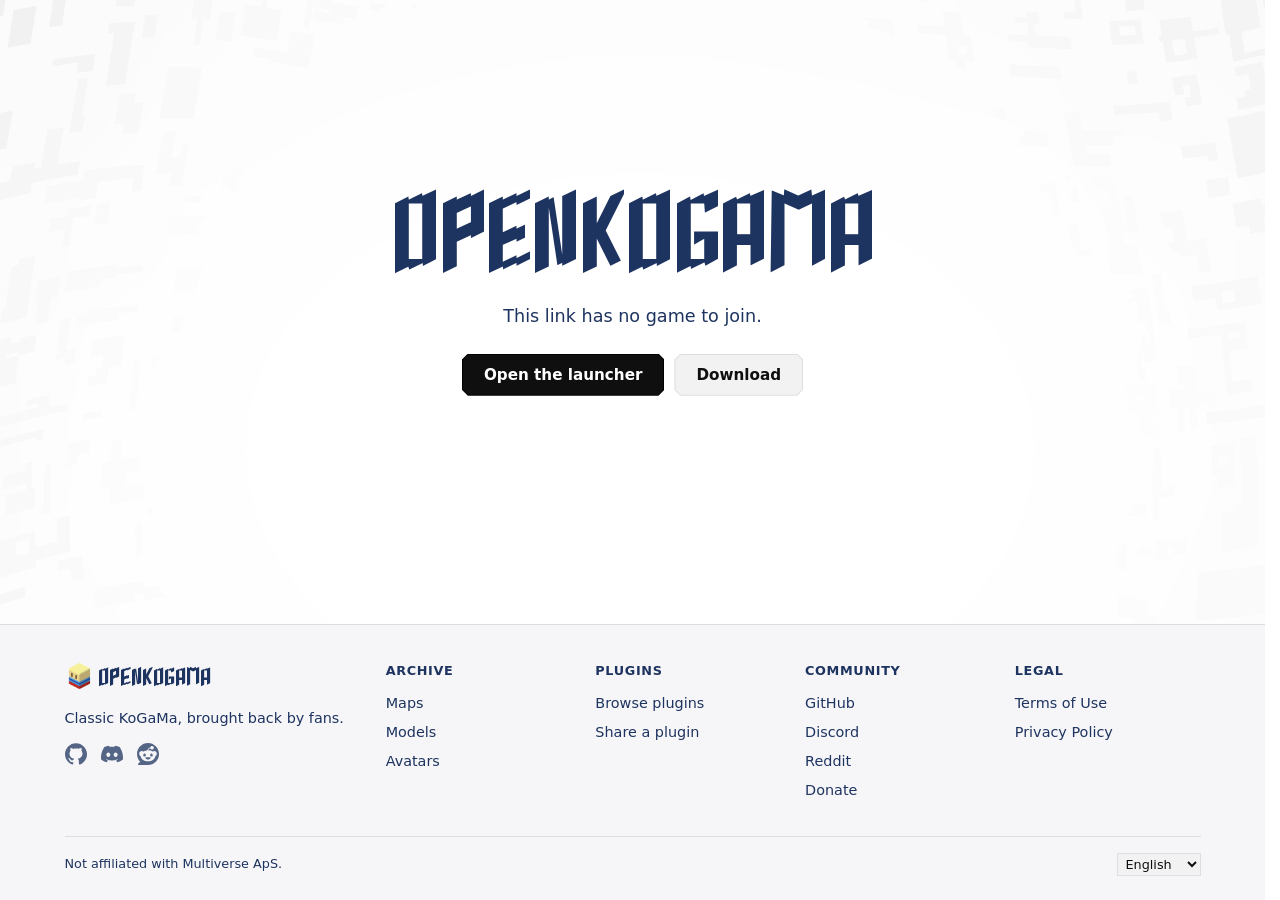
<file: site/join/index.html>
<!doctype html>
<html lang="en">
<head>
<meta charset="utf-8">
<meta name="viewport" content="width=device-width, initial-scale=1">
<meta name="color-scheme" content="light dark">
<title data-i18n="join.title">Join - OpenKogama</title>
<meta name="description" data-i18n-attr="content:join.description" content="Join this game in the OpenKogama launcher.">
<meta property="og:title" data-i18n-attr="content:join.title" content="Join - OpenKogama">
<meta property="og:description" data-i18n-attr="content:join.description" content="Join this game in the OpenKogama launcher.">
<meta property="og:type" content="website">
<meta property="og:image" content="../img/icon-512.png">
<meta name="twitter:card" content="summary">
<meta name="robots" content="noindex">
<link rel="icon" href="../favicon.ico" sizes="16x16 32x32 48x48">
<link rel="apple-touch-icon" href="../apple-touch-icon.png">
<link rel="stylesheet" href="../css/style.css">
<script src="../js/i18n.js"></script>
<style>
  .hint { min-height: 1.4em; margin: 0; font-size: .9rem; text-align: center; color: var(--tagline); opacity: .75; }
</style>
</head>
<body class="home">
<main class="hero">
  <h1>OPENKOGAMA</h1>
  <p class="tagline" id="what" data-i18n="join.description">Join this game in the OpenKogama launcher.</p>
  <div class="actions">
    <a class="button primary" id="open" href="../" data-i18n="common.openLauncher">Open the launcher</a>
    <a class="button secondary" id="download" href="https://github.com/openkogama/openkogama-launcher/releases" data-i18n="common.download">Download</a>
  </div>
  <p class="hint" id="hint" data-i18n="join.hint">Nothing happened? Install the launcher, then open this link again.</p>
</main>
<footer>
  <div class="brand">
    <img src="../img/icon-192.png" alt="">
    <span>OPENKOGAMA</span>
  </div>
  <p data-i18n="common.notAffiliated">Not affiliated with Multiverse ApS.</p>
  <p class="legal-links"><a href="../terms/" data-i18n="common.terms">Terms</a> · <a href="../privacy/" data-i18n="common.privacy">Privacy</a></p>
</footer>
<script src="../js/download.js"></script>
<script>
(() => {
  const what = document.getElementById("what");
  const open = document.getElementById("open");
  const hint = document.getElementById("hint");

  function clean(text) {
    text = (text || "").trim();
    const code = /^p2p:([A-HJ-NP-Z2-9]{6})$/i.exec(text.replace(/[-\s]/g, ""));
    if (code) return "p2p:" + code[1].toUpperCase();
    try {
      const url = new URL(text);
      if (!/^https?:$/.test(url.protocol) || url.username || url.password || url.search || url.hash || url.pathname !== "/") return null;
      return url.origin;
    } catch {
      return null;
    }
  }

  function shown(address) {
    if (address.startsWith("p2p:")) return address.slice(4, 7) + "-" + address.slice(7);
    return new URL(address).host;
  }

  const server = clean(new URLSearchParams(location.search).get("server"));
  if (!server) {
    open.hidden = true;
    i18n.ready.then(() => {
      what.textContent = i18n.t("join.noGame");
      hint.textContent = "";
    });
    return;
  }

  const link = "openkogama://join?server=" + encodeURIComponent(server);
  open.href = link;
  i18n.ready.then(() => { what.textContent = i18n.t("join.server", { server: shown(server) }); });

  Promise.all([fetch("https://list.openkogama.org/servers").then(response => response.ok ? response.json() : []), i18n.ready])
    .then(([list]) => {
      const entry = Array.isArray(list) && list.find(item => item && item.address === server);
      if (!entry || !entry.title) return;
      const players = i18n.t("join.players", { count: entry.players || 0 });
      what.textContent = i18n.t("join.listed", { title: entry.title, players });
    })
    .catch(() => {});

  location.href = link;
})();
</script>
<script src="../js/footer.js"></script>
</body>
</html>
</file>
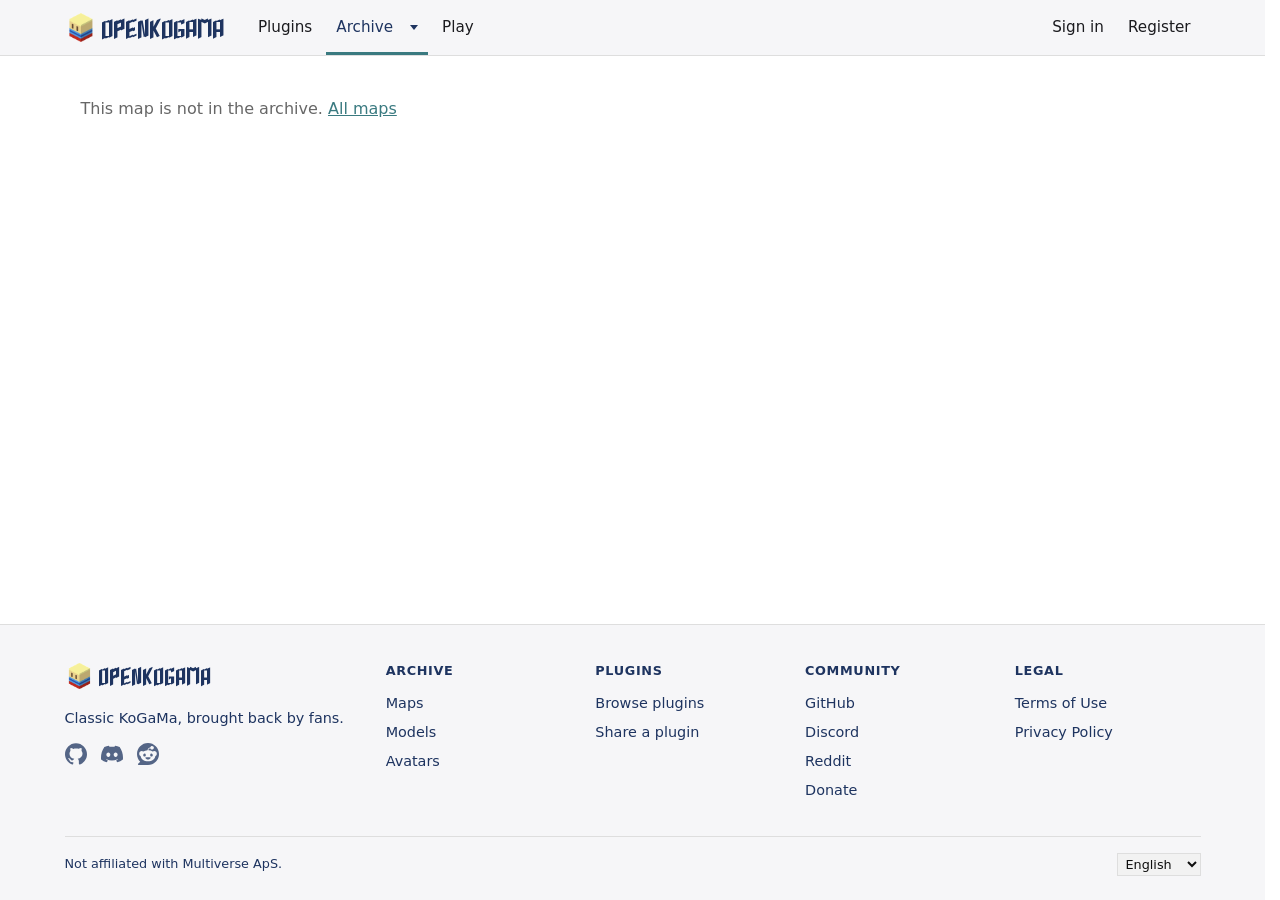
<file: site/map/index.html>
<!doctype html>
<html lang="en">
<head>
<meta charset="utf-8">
<meta name="viewport" content="width=device-width, initial-scale=1">
<meta name="color-scheme" content="light dark">
<title data-i18n="maps.title">KoGaMa Maps Archive - OpenKogama</title>
<meta name="description" data-i18n-attr="content:maps.description" content="Browse and play 28,000+ archived KoGaMa maps, preserved with thumbnails. Search by name, author or id.">
<meta property="og:title" data-i18n-attr="content:maps.title" content="KoGaMa Maps Archive - OpenKogama">
<meta property="og:description" data-i18n-attr="content:maps.description" content="Browse and play 28,000+ archived KoGaMa maps, preserved with thumbnails. Search by name, author or id.">
<meta property="og:type" content="website">
<meta property="og:site_name" content="OpenKogama">
<meta property="og:image" content="https://openkogama.org/img/icon-512.png">
<meta name="twitter:card" content="summary">
<link rel="icon" href="../favicon.ico" sizes="16x16 32x32 48x48">
<link rel="apple-touch-icon" href="../apple-touch-icon.png">
<link rel="stylesheet" href="../css/style.css">
<link rel="stylesheet" href="../css/models.css">
<link rel="stylesheet" href="../css/maps.css">
<link rel="stylesheet" href="../css/plugins.css">
<script src="../js/i18n.js"></script>
<script type="module" src="../js/map.js"></script>
</head>
<body class="list">
<header class="top">
  <a class="brand" href="../"><img src="../img/icon-192.png" alt="">OPENKOGAMA</a>
  <nav class="sections">
    <a class="button nav" href="../plugins/" data-i18n="common.nav.plugins">Plugins</a>
    <a class="button nav" href="../archive/" aria-current="page" data-i18n="common.nav.archive">Archive</a>
    <a class="button nav" href="../play/" data-i18n="common.play">Play</a>
  </nav>
</header>
<main class="plugin-page map-page" id="map"></main>
<footer>
  <p data-i18n="common.notAffiliated">Not affiliated with Multiverse ApS.</p>
  <p class="legal-links"><a href="../terms/" data-i18n="common.terms">Terms</a> · <a href="../privacy/" data-i18n="common.privacy">Privacy</a></p>
</footer>
<script src="../js/footer.js"></script>
<script src="../js/header.js"></script>
</body>
</html>
</file>
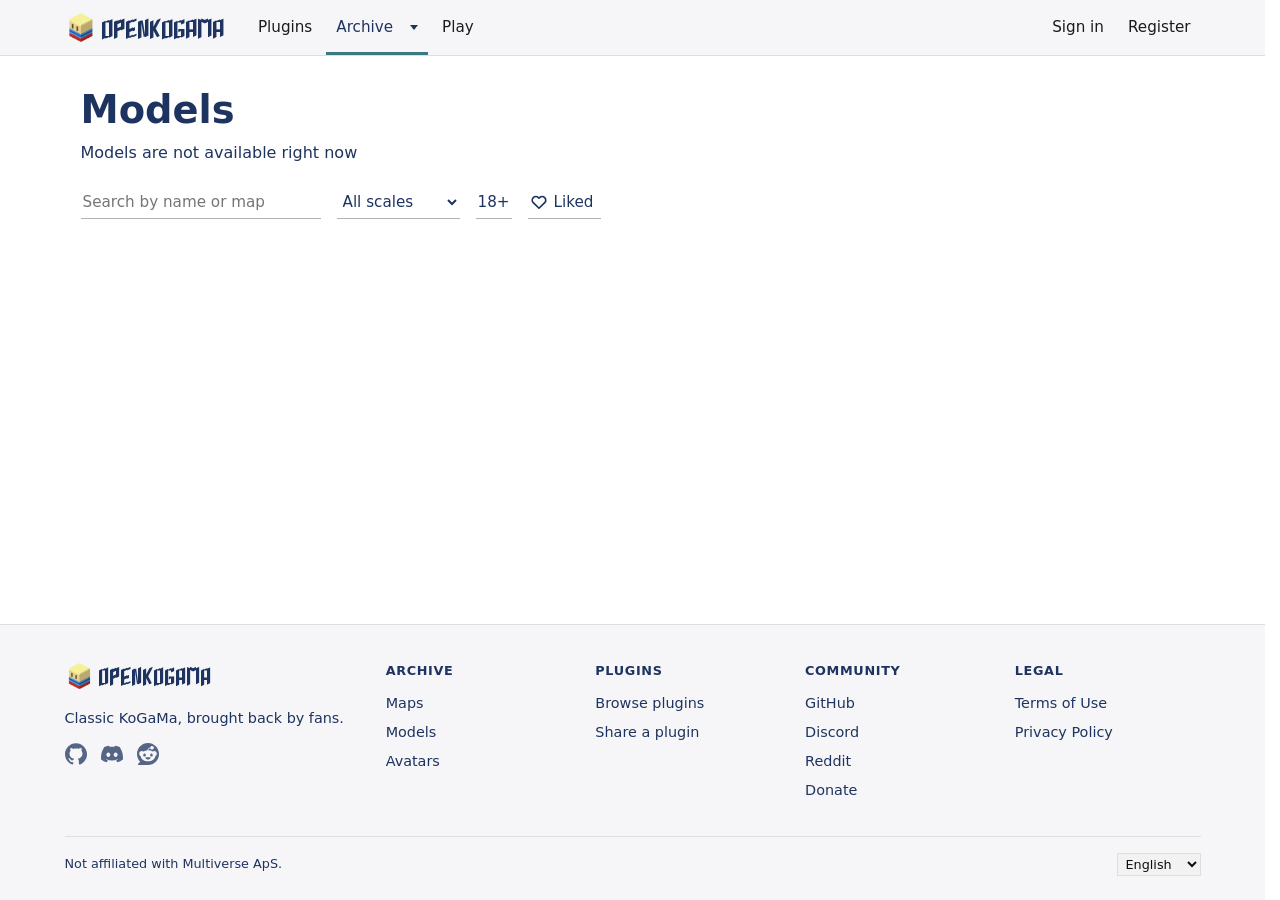
<file: site/models/index.html>
<!doctype html>
<html lang="en">
<head>
<meta charset="utf-8">
<meta name="viewport" content="width=device-width, initial-scale=1">
<meta name="color-scheme" content="light dark">
<title data-i18n="models.title">KoGaMa Models - OpenKogama</title>
<meta name="description" data-i18n-attr="content:models.description" content="Explore over a million models from archived KoGaMa maps, with live previews and downloads.">
<link rel="canonical" href="https://openkogama.org/models/">
<meta property="og:title" data-i18n-attr="content:models.title" content="KoGaMa Models - OpenKogama">
<meta property="og:description" data-i18n-attr="content:models.description" content="Explore over a million models from archived KoGaMa maps, with live previews and downloads.">
<meta property="og:type" content="website">
<meta property="og:url" content="https://openkogama.org/models/">
<meta property="og:site_name" content="OpenKogama">
<meta property="og:image" content="https://openkogama.org/img/icon-512.png">
<meta name="twitter:card" content="summary">
<link rel="icon" href="../favicon.ico" sizes="16x16 32x32 48x48">
<link rel="apple-touch-icon" href="../apple-touch-icon.png">
<link rel="stylesheet" href="../css/style.css">
<link rel="stylesheet" href="../css/models.css">
<script src="../js/i18n.js"></script>
<script src="../js/vendor/sql.js-httpvfs/index.js"></script>
<script type="module" src="../js/models.js"></script>
</head>
<body class="gallery" data-i18n-vars="--too-big:common.tooBig;--preview-unavailable:common.previewUnavailable;--loading:common.loading">
<header class="top">
  <a class="brand" href="../"><img src="../img/icon-192.png" alt="">OPENKOGAMA</a>
  <nav class="sections">
    <a class="button nav" href="../plugins/" data-i18n="common.nav.plugins">Plugins</a>
    <a class="button nav" href="../archive/" aria-current="page" data-i18n="common.nav.archive">Archive</a>
    <a class="button nav" href="../play/" data-i18n="common.play">Play</a>
  </nav>
</header>
<main class="models">
  <h1 data-i18n="models.heading">Models</h1>
  <p class="summary" id="summary" data-i18n="models.loading">Loading models</p>
  <form class="filters" id="filters">
    <input class="line" type="search" id="search" placeholder="Search by name or map" data-i18n-attr="placeholder:models.search" autocomplete="off">
    <select class="line" id="filter" aria-label="Scale" data-i18n-attr="aria-label:models.scale">
      <option value="" data-i18n="models.allScales">All scales</option>
      <option value="4" data-i18n="models.scaleOption" data-i18n-args='{"value":"4"}'>Scale 4</option>
      <option value="1" data-i18n="models.scaleOption" data-i18n-args='{"value":"1"}'>Scale 1</option>
      <option value="0.5" data-i18n="models.scaleOption" data-i18n-args='{"value":"0.5"}'>Scale 0.5</option>
      <option value="0.25" data-i18n="models.scaleOption" data-i18n-args='{"value":"0.25"}'>Scale 0.25</option>
      <option value="0.125" data-i18n="models.scaleOption" data-i18n-args='{"value":"0.125"}'>Scale 0.125</option>
      <option value="0.0625" data-i18n="models.scaleOption" data-i18n-args='{"value":"0.0625"}'>Scale 0.0625</option>
    </select>
    <select class="line" id="color" aria-label="Color" data-i18n-attr="aria-label:common.color" hidden>
      <option value="" data-i18n="common.colors.all">All colors</option>
      <option value="red" data-i18n="common.colors.red">Red</option>
      <option value="orange" data-i18n="common.colors.orange">Orange</option>
      <option value="yellow" data-i18n="common.colors.yellow">Yellow</option>
      <option value="green" data-i18n="common.colors.green">Green</option>
      <option value="blue" data-i18n="common.colors.blue">Blue</option>
      <option value="purple" data-i18n="common.colors.purple">Purple</option>
      <option value="pink" data-i18n="common.colors.pink">Pink</option>
      <option value="brown" data-i18n="common.colors.brown">Brown</option>
      <option value="black" data-i18n="common.colors.black">Black</option>
      <option value="white" data-i18n="common.colors.white">White</option>
      <option value="gray" data-i18n="common.colors.gray">Gray</option>
    </select>
    <select class="line" id="type" aria-label="Type" data-i18n-attr="aria-label:common.type" hidden>
      <option value="" data-i18n="common.allTypes">All types</option>
      <option value="building" data-i18n="models.types.building">Building</option>
      <option value="furniture" data-i18n="models.types.furniture">Furniture</option>
      <option value="vehicle" data-i18n="models.types.vehicle">Vehicle</option>
      <option value="weapon" data-i18n="models.types.weapon">Weapon</option>
      <option value="plant" data-i18n="models.types.plant">Plant</option>
      <option value="nature" data-i18n="models.types.nature">Nature</option>
      <option value="food" data-i18n="models.types.food">Food</option>
      <option value="animal" data-i18n="models.types.animal">Animal</option>
      <option value="character" data-i18n="models.types.character">Character</option>
      <option value="decoration" data-i18n="models.types.decoration">Decoration</option>
      <option value="sign" data-i18n="models.types.sign">Sign</option>
      <option value="structure" data-i18n="models.types.structure">Structure</option>
      <option value="tool" data-i18n="models.types.tool">Tool</option>
      <option value="object" data-i18n="models.types.object">Object</option>
    </select>
    <button class="line chip" type="button" id="map" title="Show models from every map" data-i18n-attr="title:models.showEveryMap" hidden><span class="label"></span><span aria-hidden="true">×</span></button>
    <button class="line favorites adult" type="button" id="adult" aria-pressed="false" hidden><span>18+</span></button>
    <button class="line favorites" type="button" id="favorites" aria-pressed="false"><svg viewBox="0 0 24 24" aria-hidden="true"><path d="M12 20.3 4.4 12.9a4.8 4.8 0 0 1 6.8-6.8l.8.8.8-.8a4.8 4.8 0 0 1 6.8 6.8z" fill="none" stroke="currentColor" stroke-width="2.2" stroke-linejoin="round"/></svg><span data-i18n="common.liked">Liked</span><span class="count"></span></button>
  </form>
  <div class="grid" id="grid"></div>
  <p class="status" id="status"></p>
</main>
<footer>
  <p data-i18n="common.notAffiliated">Not affiliated with Multiverse ApS.</p>
  <p class="legal-links"><a href="../terms/" data-i18n="common.terms">Terms</a> · <a href="../privacy/" data-i18n="common.privacy">Privacy</a></p>
</footer>
<script src="../js/footer.js"></script>
<script src="../js/header.js"></script>
</body>
</html>
</file>
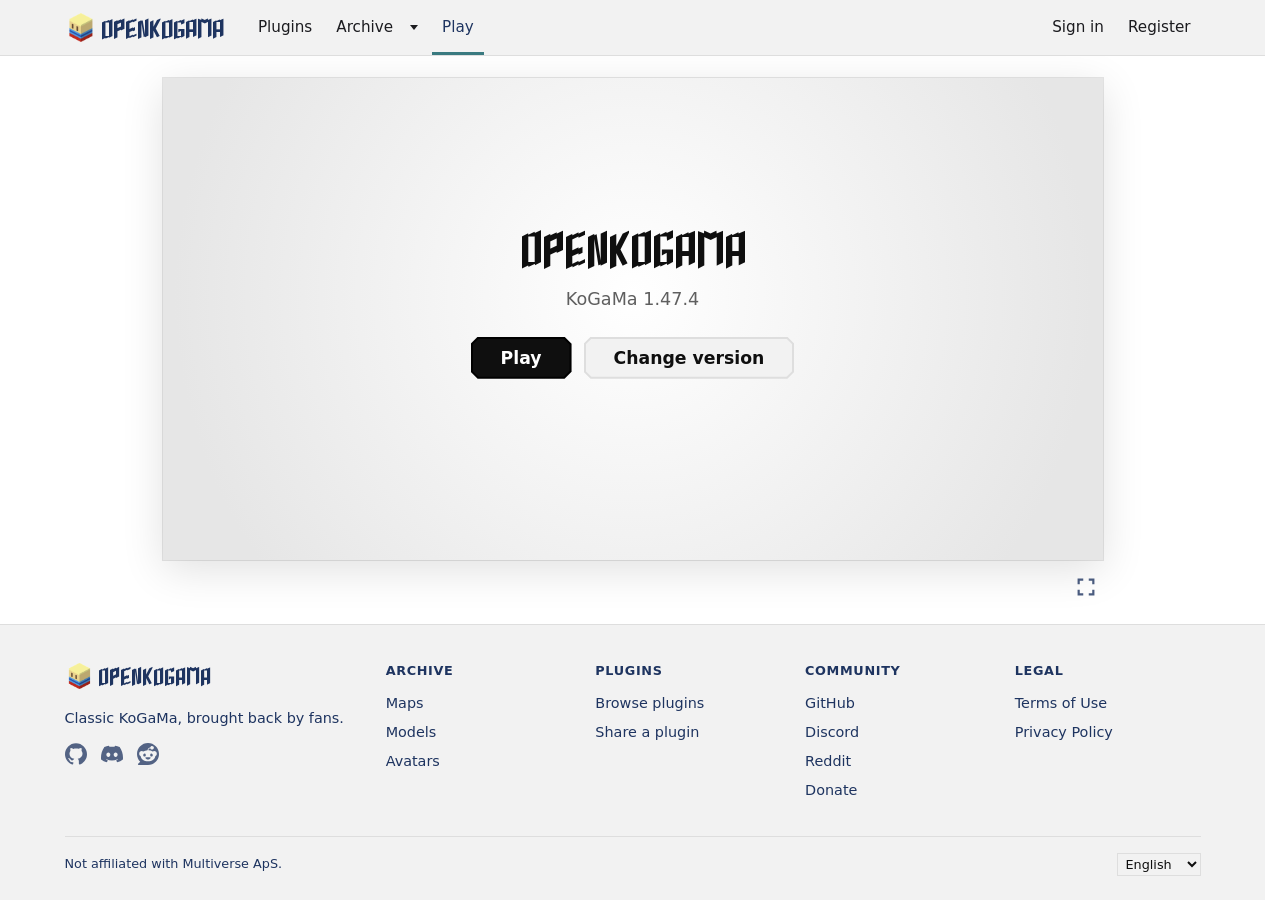
<file: site/play/index.html>
<!doctype html>
<html lang="en">
<head>
<meta charset="utf-8">
<meta name="viewport" content="width=device-width, initial-scale=1">
<title data-i18n="play.title">Play KoGaMa in Your Browser - OpenKogama</title>
<meta name="description" data-i18n-attr="content:play.description" content="Play classic KoGaMa in your browser. Over 500 game versions, worlds and the avatar editor, no install.">
<link rel="canonical" href="https://openkogama.org/play/">
<meta property="og:title" data-i18n-attr="content:play.title" content="Play KoGaMa in Your Browser - OpenKogama">
<meta property="og:description" data-i18n-attr="content:play.description" content="Play classic KoGaMa in your browser. Over 500 game versions, worlds and the avatar editor, no install.">
<meta property="og:type" content="website">
<meta property="og:url" content="https://openkogama.org/play/">
<meta property="og:site_name" content="OpenKogama">
<meta property="og:image" content="https://openkogama.org/img/icon-512.png">
<meta name="twitter:card" content="summary">
<link rel="icon" href="../favicon.ico">
<link rel="stylesheet" href="../css/style.css">
<script src="../js/i18n.js"></script>
<style>
  body { justify-content: center; align-items: center; gap: 12px; padding: 24px 16px 16px; }
  .top { align-self: stretch; }
  #game { position: relative; width: min(940px, 100%); aspect-ratio: 940 / 482; background: #000; box-shadow: var(--window-shadow); }
  #unity, #unity canvas, #canvas { display: block; width: 100%; height: 100%; }
  :root { --window: radial-gradient(circle at 50% 45%, #ffffff, #e6e6e6 85%); --window-text: #5f5f5f; --window-heading: #0f0f0f; --window-line: rgba(0, 0, 0, .35); --window-hint: rgba(0, 0, 0, .5); --window-scroll: rgba(0, 0, 0, .25); --window-scroll-hover: rgba(0, 0, 0, .4); --window-shadow: 0 0 0 1px rgba(0, 0, 0, .1), 0 10px 40px rgba(0, 0, 0, .12); --bar: #f2f2f2; --bar-text: #0f0f0f; }
  @media (prefers-color-scheme: dark) { :root { --window: radial-gradient(circle at 50% 45%, #2a2a2a, #0f0f0f 85%); --window-text: #aaaaaa; --window-heading: #ffffff; --window-line: rgba(255, 255, 255, .45); --window-hint: rgba(255, 255, 255, .6); --window-scroll: rgba(255, 255, 255, .35); --window-scroll-hover: rgba(255, 255, 255, .55); --window-shadow: 0 0 0 1px rgba(255, 255, 255, .08), 0 10px 40px rgba(0, 0, 0, .35); --bar: #111111; --bar-text: #eeeeee; } }
  #launch, .panel { position: absolute; inset: 0; background: var(--window); }
  #launch { display: flex; flex-direction: column; align-items: center; justify-content: center; gap: 16px; }
  #launch[hidden], .panel[hidden], [hidden].toolbar, #world-form[hidden] { display: none; }
  #launch h2, .panel h2 { margin: 0; color: var(--window-heading); }
  #launch h2 { font: 400 3.2rem/1 "OpenKogama", system-ui, sans-serif; }
  #current { margin-top: -6px; font-size: 1.1rem; color: var(--window-text); }
  #game .button { border: 0; cursor: pointer; }
  #game .button:disabled { opacity: .5; cursor: default; filter: none; }
  #game .button:disabled::before { background: var(--fill); }
  .panel { z-index: 2; display: flex; flex-direction: column; gap: 14px; padding: 20px 24px; }
  .panel header { display: flex; gap: 12px; align-items: center; }
  .panel h2 { flex: 1; font-size: 1.5rem; font-weight: 700; line-height: 1.2; }
  .line { width: 220px; padding: 4px 2px; font: inherit; font-size: .95rem; color: var(--window-heading); background: none; border: 0; border-bottom: 1px solid var(--window-line); outline: 0; }
  .line::placeholder { color: var(--window-hint); }
  .line:focus { border-bottom-color: var(--window-heading); }
  .line::-webkit-search-cancel-button { -webkit-appearance: none; appearance: none; }
  .close { padding: 0 4px; font-size: 2rem; line-height: 1; color: var(--window-heading); background: none; border: 0; cursor: pointer; opacity: .85; }
  .close:hover { opacity: 1; }
  .scroll { flex: 1; overflow-y: auto; padding-right: 8px; scrollbar-width: thin; scrollbar-color: var(--window-scroll) transparent; }
  .scroll::-webkit-scrollbar { width: 8px; }
  .scroll::-webkit-scrollbar-track { background: transparent; }
  .scroll::-webkit-scrollbar-thumb { background: var(--window-scroll); }
  .scroll::-webkit-scrollbar-thumb:hover { background: var(--window-scroll-hover); }
  #list h3 { margin: 14px 0 8px; font-size: 1.05rem; font-weight: 700; line-height: 1.2; color: var(--window-heading); }
  #list h3:first-child { margin-top: 0; }
  #world-list { display: grid; grid-template-columns: repeat(auto-fill, minmax(200px, 1fr)); align-content: start; gap: 16px 12px; }
  .tile { display: grid; gap: 6px; padding: 0; font: inherit; font-size: .95rem; color: var(--window-heading); text-align: center; background: none; border: 0; cursor: pointer; }
  .tile:hover { filter: brightness(1.1); }
  .thumb, .thumb span { clip-path: polygon(var(--cut) 0, calc(100% - var(--cut)) 0, 100% var(--cut), 100% calc(100% - var(--cut)), calc(100% - var(--cut)) 100%, var(--cut) 100%, 0 calc(100% - var(--cut)), 0 var(--cut)); }
  .thumb { --corner: 7px; --edge: 3px; --cut: var(--corner); display: block; padding: var(--edge); background: var(--secondary-edge); }
  .thumb span { --cut: calc(var(--corner) - 0.586 * var(--edge)); display: block; aspect-ratio: 5 / 2; background: var(--secondary) center / cover no-repeat; }
  .tile.selected .thumb { background: var(--window-heading); }
  .tile .name, .tile .line { display: block; width: 100%; height: 32px; margin: 0; padding: 4px 2px; font: inherit; font-size: .95rem; line-height: 23px; text-align: center; border: 0; border-bottom: 1px solid transparent; }
  .tile .name { overflow: hidden; text-overflow: ellipsis; white-space: nowrap; }
  .tile .line { border-bottom-color: var(--window-heading); }
  .toolbar { display: flex; flex-wrap: wrap; justify-content: space-between; gap: 8px; }
  .toolbar .actions { gap: 8px; }
  .toolbar { align-items: center; }
  .toolbar .button { padding: 8px 18px; }
  .toolbar .manage .button { padding: 6px 12px; font-size: .85rem; }
  #world-form { display: grid; gap: 12px; justify-items: start; }
  #world-form .line { width: 320px; }
  .templates { display: flex; flex-wrap: wrap; gap: 8px; }
  .templates[hidden] { display: none; }
  .templates .button { padding: 6px 14px; }
  .note { min-height: 1.4em; margin: 0; font-size: .9rem; color: var(--window-heading); }
  #below { display: grid; grid-template-columns: 1fr auto 1fr; align-items: center; gap: 12px; width: min(940px, 100%); min-height: 1.8em; }
  #below #back { justify-self: end; }
  #below .brand { display: none; font-size: 1.3rem; text-decoration: none; }
  .versions { display: grid; grid-template-columns: repeat(auto-fill, minmax(118px, 1fr)); gap: 8px; }
  .versions .button { justify-content: center; padding: 6px 8px; }
  .empty { color: var(--window-text); }
  #action { display: grid; place-items: center; width: min(360px, 80%); margin-top: 8px; }
  #action > * { grid-area: 1 / 1; }
  #action > [hidden] { visibility: hidden; }
  #progress { width: 100%; display: grid; gap: 8px; text-align: center; font-size: .9rem; color: var(--window-text); }
  #error { max-width: 80%; min-height: 1.4em; margin: 0; text-align: center; font-size: .9rem; color: var(--window-heading); overflow-wrap: anywhere; }
  #bar { height: 8px; background: var(--secondary-edge); overflow: hidden; }
  #fill { width: 0; height: 100%; background: var(--primary); transition: width .2s; }
  .link { font: inherit; font-size: .95rem; color: var(--heading); background: none; border: 0; padding: 0; cursor: pointer; text-decoration: underline; text-underline-offset: 3px; }
  #status { grid-column: 2; color: var(--heading); font-size: .9rem; text-align: center; }
  #below .brand { justify-self: start; }
  #below .side { grid-column: 3; justify-self: end; display: flex; align-items: center; gap: 14px; }
  .fullscreen { display: grid; place-items: center; width: 34px; height: 30px; padding: 0; color: var(--heading); background: none; border: 0; cursor: pointer; opacity: .8; }
  .fullscreen:hover { opacity: 1; }
  .fullscreen svg { width: 22px; height: 22px; }
  .fullscreen .exit, html.full .fullscreen .enter { display: none; }
  html.full .fullscreen .exit { display: block; }
  #leave { position: absolute; top: 8px; left: 50%; z-index: 5; display: none; translate: -50% 0; color: #fff; filter: drop-shadow(0 0 2px rgba(0, 0, 0, .9)) drop-shadow(0 1px 4px rgba(0, 0, 0, .6)); opacity: .55; }
  #leave:hover, #leave:focus-visible { opacity: 1; }
  html.full #leave { display: grid; }
  html.full, html.full body { overflow: hidden; }
  html.full #game, #game:fullscreen { position: fixed; inset: 0; z-index: 50; width: 100%; height: 100%; max-width: none; aspect-ratio: auto; box-shadow: none; }
  #game { margin-top: auto; }
  body > footer { align-self: stretch; margin-top: auto; margin-bottom: -16px; }
  #rotate { display: none; margin: 0; padding: 0 16px; font-size: .9rem; text-align: center; color: var(--heading); }
  @media (max-width: 700px), (max-height: 520px) and (pointer: coarse) {
    #game { margin-top: 0; }
    body > footer, .top { display: none; }
    body { justify-content: flex-start; gap: 0; padding: 0; }
    #game { width: 100%; height: calc(100dvh - 48px); aspect-ratio: auto; box-shadow: none; }
    #below { width: 100%; height: 48px; padding: 0 12px; color: var(--bar-text); background: var(--bar); }
    #below .brand, #below a, #below button { color: var(--bar-text); }
    #below .brand { display: inline-flex; font-size: 1.1rem; }
    .panel { gap: 10px; padding: 14px 14px 12px; }
    .panel header { flex-wrap: wrap; row-gap: 8px; }
    .panel h2 { font-size: 1.3rem; }
    .panel header .line { order: 3; width: 100%; }
    #launch h2 { font-size: 2.4rem; }
    #world-list { grid-template-columns: repeat(auto-fill, minmax(140px, 1fr)); gap: 12px 10px; }
    .tile { font-size: .85rem; }
    .toolbar { gap: 8px; }
    .toolbar .actions { width: 100%; flex-wrap: nowrap; }
    .toolbar .actions .button { flex: 1 1 0; justify-content: center; padding: 9px 6px; white-space: nowrap; }
    .toolbar .manage { display: grid; grid-template-columns: repeat(auto-fit, minmax(92px, 1fr)); }
    .toolbar .manage .button { padding: 7px 6px; }
    #world-form, #world-form .line { width: 100%; }
    .versions { grid-template-columns: repeat(auto-fill, minmax(96px, 1fr)); }
  }
  @media (max-width: 700px) and (orientation: portrait) {
    body.playing #game { height: auto; aspect-ratio: 940 / 482; }
    body.playing #rotate { display: block; margin-top: 14px; }
  }
  @media (max-height: 520px) and (orientation: landscape) and (pointer: coarse) {
    #game { height: calc(100dvh - 40px); }
    #below { height: 40px; }
  }
</style>
</head>
<body>
<header class="top">
  <a class="brand" href="../"><img src="../img/icon-192.png" alt="">OPENKOGAMA</a>
  <nav class="sections">
    <a class="button nav" href="../plugins/" data-i18n="common.nav.plugins">Plugins</a>
    <a class="button nav" href="../archive/" data-i18n="common.nav.archive">Archive</a>
    <a class="button nav" href="../play/" aria-current="page" data-i18n="common.play">Play</a>
  </nav>
</header>
<div id="game">
  <div id="unity"></div>
  <button class="fullscreen" id="leave" type="button" aria-label="Exit fullscreen" title="Exit fullscreen" data-i18n-attr="aria-label:play.exitFullscreen;title:play.exitFullscreen"><svg viewBox="0 0 24 24" fill="none" stroke="currentColor" stroke-width="2.4" aria-hidden="true"><path d="M9 4v5H4M20 9h-5V4M15 20v-5h5M4 15h5v5"/></svg></button>
  <div id="launch">
    <h2>OPENKOGAMA</h2>
    <div id="current">KoGaMa <span id="current-version"></span></div>
    <div id="action">
      <div class="actions" id="buttons">
        <button class="button primary" id="play" data-i18n="common.play">Play</button>
        <button class="button secondary" id="change" data-i18n="play.changeVersion">Change version</button>
      </div>
      <div id="progress" hidden><div id="bar"><div id="fill"></div></div><span id="progress-text"></span></div>
    </div>
    <p id="error"></p>
  </div>
  <div id="versions" class="panel" hidden>
    <header>
      <h2 data-i18n="play.versions">Versions</h2>
      <input id="search" class="line" type="search" placeholder="Search version" aria-label="Search version" data-i18n-attr="placeholder:play.searchVersion;aria-label:play.searchVersion" autocomplete="off">
      <button class="close" id="close" aria-label="Close" data-i18n-attr="aria-label:common.close">&times;</button>
    </header>
    <div id="list" class="scroll"></div>
  </div>
  <div id="worlds" class="panel" hidden>
    <header>
      <h2 data-i18n="play.worlds">Worlds</h2>
      <button class="close" id="worlds-close" aria-label="Close" data-i18n-attr="aria-label:common.close">&times;</button>
    </header>
    <div id="world-list" class="scroll"></div>
    <form id="world-form" hidden>
      <input id="world-name" class="line" placeholder="World name" maxlength="64" autocomplete="off" aria-label="World name" data-i18n-attr="placeholder:play.worldName;aria-label:play.worldName">
      <div id="templates" class="templates"></div>
      <div class="actions">
        <button class="button primary" id="world-save" type="submit" data-i18n="play.create">Create</button>
        <button class="button secondary" id="world-cancel" type="button" data-i18n="play.cancel">Cancel</button>
      </div>
    </form>
    <p class="note" id="world-note"></p>
    <div class="toolbar" id="world-actions">
      <div class="actions">
        <button class="button primary" id="world-play" data-i18n="common.play">Play</button>
        <button class="button secondary" id="world-build" data-i18n="play.build">Build</button>
        <button class="button secondary" id="world-avatar" data-i18n="play.avatarEditor">Avatar editor</button>
      </div>
      <div class="actions manage">
        <button class="button secondary" id="world-new" data-i18n="play.newWorld">New world</button>
        <button class="button secondary" id="world-import" data-i18n="play.import">Import</button>
        <button class="button secondary" id="world-export" data-i18n="play.export">Export</button>
        <button class="button secondary" id="world-rename" data-i18n="play.rename">Rename</button>
        <button class="button secondary" id="world-delete" data-i18n="play.delete">Delete</button>
      </div>
    </div>
    <input id="world-file" type="file" accept=".kgmap,.kgm" hidden>
  </div>
</div>
<div id="below"><a class="brand" href="../"><img src="../img/icon-192.png" alt="">OPENKOGAMA</a><div id="status"></div><div class="side"><button class="link" id="back" data-i18n="play.backToWorlds" hidden>Back to worlds</button><button class="fullscreen" id="fullscreen" type="button" aria-label="Fullscreen" title="Fullscreen" data-i18n-attr="aria-label:play.fullscreen;title:play.fullscreen"><svg class="enter" viewBox="0 0 24 24" fill="none" stroke="currentColor" stroke-width="2.4" aria-hidden="true"><path d="M4 9V4h5M15 4h5v5M20 15v5h-5M9 20H4v-5"/></svg><svg class="exit" viewBox="0 0 24 24" fill="none" stroke="currentColor" stroke-width="2.4" aria-hidden="true"><path d="M9 4v5H4M20 9h-5V4M15 20v-5h5M4 15h5v5"/></svg></button></div></div>
<p id="rotate" data-i18n="play.rotate">Turn your phone sideways or tap the fullscreen button for a bigger view</p>
<footer>
  <div class="brand">
    <img src="../img/icon-192.png" alt="">
    <span>OPENKOGAMA</span>
  </div>
  <p data-i18n="common.notAffiliated">Not affiliated with Multiverse ApS.</p>
  <p class="legal-links"><a href="../terms/" data-i18n="common.terms">Terms</a> · <a href="../privacy/" data-i18n="common.privacy">Privacy</a></p>
</footer>
<script src="../js/webgl-compat.js"></script>
<script src="../js/offline.js"></script>
<script src="../js/server.js"></script>
<script>
  const query = new URLSearchParams(location.search);
  const external = query.get("server");
  const server = external || "http://127.0.0.1:8080";
  if (!external) OpenKogamaServer.install();
  const status = document.getElementById("status");
  const launch = document.getElementById("launch");
  const currentVersion = document.getElementById("current-version");
  const change = document.getElementById("change");
  const panel = document.getElementById("versions");
  const search = document.getElementById("search");
  const buttons = document.getElementById("buttons");
  const errorText = document.getElementById("error");
  const list = document.getElementById("list");
  const play = document.getElementById("play");
  const progress = document.getElementById("progress");
  const fill = document.getElementById("fill");
  const progressText = document.getElementById("progress-text");
  const ready = OpenKogamaOffline.register();
  const DEFAULT_VERSION = "1.47.4";
  let versions = [];
  let selected = null;
  let sessionMode = query.get("mode");
  let sessionWorld = query.get("world");
  const importUrl = query.get("import");
  let pendingImport = importUrl && new URL(importUrl, location.href).origin === "https://cdn.openkogama.org"
    ? { url: importUrl, name: query.get("name") } : null;

  function remembered() {
    try { return localStorage.getItem("openkogama-version"); } catch { return null; }
  }

  function remember(version) {
    try { localStorage.setItem("openkogama-version", version); } catch {}
  }

  function sendToGame(target, method, value) {
    if (window.gameInstance) gameInstance.SendMessage(target, method, value);
    else SendMessage(target, method, value);
  }

  function reply(request, data, error) {
    const callbackId = JSON.parse(request).callbackId;
    const message = JSON.stringify(error ? { callbackId, error } : { callbackId, data });
    setTimeout(() => sendToGame("BrowserComm", "ExternalCallback", message), 0);
  }

  function sessionUrl() {
    return server + "/session?" + new URLSearchParams({
      mode: sessionMode || "edit",
      world: sessionWorld || "0",
      profile: query.get("profile") || "1",
      client: selected.version,
      unity: selected.unity,
      transport: "ws",
    });
  }

  window.UNITY_sendPlayerParams = request => {
    clearInterval(creeping);
    launch.hidden = true;
    if (external) status.textContent = i18n.t("play.connecting", { server });
    fetch(sessionUrl())
      .then(response => response.text())
      .then(text => { status.textContent = ""; reply(request, text); })
      .catch(error => { status.textContent = i18n.t("play.unreachable", { server }); reply(request, null, String(error)); });
  };
  window.UNITY_unityDebugLog = (...args) => console.log("openkogama: game", ...args);
  window.UNITY_sendLoadStats = request => reply(request, JSON.stringify({ DOMReady: 0, PluginInit: 0 }));
  window.get_browser_version = () => {
    const chrome = navigator.userAgent.match(/Chrome\/(\d+)/);
    setTimeout(() => sendToGame("BrowserComm", "GiveBrowserInfo", (chrome ? "Chrome," + chrome[1] : "Other,0")), 0);
  };
  for (const name of ["gotoConvertToSilver", "gotoDisconnectedPage", "gotoIdlePage", "gotoLogin", "gotoPurchaseGold",
    "gotoSignout", "gotoSignup", "gotoSignupWithXP", "increaseXP", "readyForAd", "refreshCredentials",
    "gotoLogin_v2", "gotoSignup_v2", "gotoPurchaseGold_v2", "gotoPlayerProfile_v2", "goToEliteUpgrade_v2", "requestGoldVideoAd", "requestVideoAd", "resetAFKtimer", "showGoldVideoAd", "showVideoAd", "sendStatHatCount", "sendStatHatValue", "requestDomain", "requestRewardedVideoAd"]) {
    window["UNITY_" + name] = () => {};
  }

  const stages = { download: [0, 60], server: [60, 65], data: [65, 80], prepare: [80, 95], launch: [95, 100] };
  let shown = 0;
  let creeping = null;

  function show(value) {
    shown = Math.max(shown, Math.min(value, 100));
    fill.style.width = shown + "%";
  }

  function step(stage, fraction, text) {
    const [from, to] = stages[stage];
    clearInterval(creeping);
    show(from + (to - from) * Math.min(Math.max(fraction, 0), 1));
    if (text) progressText.textContent = text;
  }

  function creep(stage, text) {
    step(stage, 0, text);
    const to = stages[stage][1];
    creeping = setInterval(() => show(shown + (to - shown) * 0.04), 200);
  }

  function UnityProgress() {
    const labels = [["Downloading", "data", i18n.t("play.loadingData")], ["Preparing", "prepare", i18n.t("play.preparing")], ["All downloads complete", "launch", i18n.t("play.starting")]];
    let current = null;
    return {
      SetMessage: message => {
        const label = labels.find(([prefix]) => message.startsWith(prefix));
        if (!label || label[1] === current) return;
        current = label[1];
        if (current === "data") step(current, 0, label[2]);
        else creep(current, label[2]);
      },
      SetProgress: value => { if (current === "data") step(current, value); },
      Clear: () => {
        current = "launch";
        creep("launch", i18n.t("play.starting"));
      },
    };
  }

  function script(src) {
    return new Promise((resolve, reject) => {
      const element = document.createElement("script");
      element.src = src;
      element.onload = resolve;
      element.onerror = () => reject(new Error(i18n.t("play.cannotLoad", { file: src })));
      document.body.appendChild(element);
    });
  }

  function canvas() {
    const element = document.createElement("canvas");
    element.id = "canvas";
    element.className = "emscripten";
    element.width = 940;
    element.height = 482;
    element.oncontextmenu = event => event.preventDefault();
    document.getElementById("unity").appendChild(element);
    requestAnimationFrame(fitCanvas);
    return element;
  }

  async function start() {
    document.body.classList.add("playing");
    document.title = "OpenKogama " + selected.version;
    const base = OpenKogamaOffline.buildUrl(selected.id, "");
    creep("data", i18n.t("play.loading"));
    if (selected.family === "5.3") {
      canvas();
      window.Module = {
        TOTAL_MEMORY: 536870912,
        errorhandler: null,
        compatibilitycheck: null,
        dataUrl: base + "Release/WebGLBuild.data",
        codeUrl: base + "Release/WebGLBuild.js",
        memUrl: base + "Release/WebGLBuild.mem",
      };
      await script(base + "Release/UnityLoader.js");
    } else if (selected.family === "5.2") {
      const element = canvas();
      const progressView = UnityProgress();
      window.Module = {
        TOTAL_MEMORY: 536870912,
        filePackagePrefixURL: base + "Release/",
        memoryInitializerPrefixURL: base + "Release/",
        preRun: [],
        postRun: [],
        print: text => console.log(text),
        printErr: text => console.error(text),
        canvas: element,
        setStatus: text => {
          progressView.SetMessage(text);
          const match = text.match(/([^(]+)\((\d+(\.\d+)?)\/(\d+)\)/);
          if (match) progressView.SetProgress(parseInt(match[2]) / parseInt(match[4]));
          if (text === "") progressView.Clear();
        },
        totalDependencies: 0,
        monitorRunDependencies(left) {
          this.totalDependencies = Math.max(this.totalDependencies, left);
          Module.setStatus(left ? "Preparing... (" + (this.totalDependencies - left) + "/" + this.totalDependencies + ")" : "All downloads complete.");
        },
      };
      await script(base + "Release/UnityConfig.js");
      await script(base + "Release/fileloader.js");
      await script(base + "Release/WebGLBuild.js");
    } else if (selected.family === "2021") {
      const element = canvas();
      element.id = "unity-canvas";
      let resolve;
      const pending = new Promise(done => resolve = done);
      window.gameInstance = { SendMessage: (...args) => pending.then(instance => instance.SendMessage(...args)) };
      await script(base + "Build/WebGLBuild.loader.js");
      const instance = await createUnityInstance(element, {
        dataUrl: base + "Build/WebGLBuild.data",
        frameworkUrl: base + "Build/WebGLBuild.framework.js",
        codeUrl: base + "Build/WebGLBuild.wasm",
        streamingAssetsUrl: base + "StreamingAssets",
        companyName: "Multiverse ApS",
        productName: "KoGaMa",
        productVersion: selected.version,
        devicePixelRatio: Math.min(window.devicePixelRatio || 1, 2),
        showBanner: (message, type) => {
          console.log("openkogama:", message);
          if (type === "error") status.textContent = message.replace(/<[^>]*>/g, " ");
        },
      }, value => {
        if (value < 0.9) step("data", value / 0.9, i18n.t("play.loadingData"));
        else creep("prepare", i18n.t("play.preparing"));
      }).catch(error => {
        clearInterval(creeping);
        status.textContent = String(error);
        throw error;
      });
      window.gameInstance = instance;
      resolve(instance);
    } else {
      await script(base + "Build/UnityLoader.js");
      window.gameInstance = UnityLoader.instantiate("unity", base + "Build/WebGLBuild.json", {
        onProgress: (instance, value) => {
          if (value < 1) step("data", value, i18n.t("play.loadingData"));
          else creep("prepare", i18n.t("play.preparing"));
        },
      });
    }
  }

  function choose(entry) {
    selected = entry;
    currentVersion.textContent = entry.version;
  }

  async function loadVersions() {
    const seen = new Set();
    versions = (await fetch("../versions.json").then(response => response.json()))
      .filter(entry => !seen.has(entry.version) && seen.add(entry.version));
    const wanted = query.get("v") || remembered() || DEFAULT_VERSION;
    choose(versions.find(entry => entry.version === wanted || entry.id === wanted)
      ?? versions.find(entry => entry.version === DEFAULT_VERSION) ?? versions[0]);
  }

  function versionButton(entry) {
    const button = document.createElement("button");
    button.className = "button " + (entry === selected ? "primary" : "secondary");
    button.textContent = entry.version;
    button.title = new Date(entry.time * 1000).toISOString().slice(0, 10);
    button.addEventListener("click", () => {
      choose(entry);
      remember(entry.version);
      closePanel();
    });
    return button;
  }

  function render() {
    const term = search.value.trim();
    const shown = versions.filter(entry => entry.version.startsWith(term));
    const years = new Map();
    for (const entry of shown) {
      const year = new Date(entry.time * 1000).getFullYear();
      if (!years.has(year)) years.set(year, []);
      years.get(year).push(entry);
    }
    list.replaceChildren();
    for (const [year, entries] of years) {
      const heading = document.createElement("h3");
      heading.textContent = year;
      const group = document.createElement("div");
      group.className = "versions";
      group.append(...entries.map(versionButton));
      list.append(heading, group);
    }
    if (!shown.length) {
      const empty = document.createElement("p");
      empty.className = "empty";
      empty.textContent = i18n.t("play.noVersions");
      list.append(empty);
    }
  }

  function openPanel() {
    search.value = "";
    panel.hidden = false;
    render();
    list.querySelector(".play")?.scrollIntoView({ block: "center" });
    search.focus();
  }

  function closePanel() {
    panel.hidden = true;
  }

  change.addEventListener("click", () => loaded.then(openPanel));
  document.getElementById("close").addEventListener("click", closePanel);
  search.addEventListener("input", render);
  panel.addEventListener("keydown", event => { if (event.key === "Escape") closePanel(); });

  const loaded = i18n.ready.then(loadVersions).catch(error => {
    errorText.textContent = i18n.t("play.versionsFailed");
    buttons.hidden = true;
    console.log("openkogama: versions", error);
  });

  play.addEventListener("click", async () => {
    await loaded;
    if (!selected) return;
    buttons.hidden = true;
    progress.hidden = false;
    errorText.textContent = "";
    shown = 0;
    fill.style.width = "0";
    progressText.textContent = i18n.t("play.checking");
    try {
      if (!await ready) throw new Error(i18n.t("play.noOffline"));
      const files = external ? [] : await fetch(OpenKogamaServer.files).then(response => response.json()).catch(() => null);
      if (!files) throw new Error(i18n.t("play.serverFilesFailed"));
      const result = await OpenKogamaOffline.install({
        files: ["./", "../css/style.css", "../fonts/OpenKogama.woff2", "../js/offline.js", "../js/server.js", "../js/webgl-compat.js", "../js/i18n.js", "../favicon.ico", "../versions.json",
          "../locales.json", "../locales/en.json", ...(i18n.file === "en" ? [] : ["../locales/" + i18n.file + ".json"]),
          ...(selected.set ? ["../manifests/" + selected.set + ".json"] : []),
          ...files.map(file => new URL(file, OpenKogamaServer.files).href)],
        set: selected.set,
        build: { id: selected.id, url: selected.url, size: selected.size, patchEval: selected.family === "5.2" || selected.family === "5.3" },
        server,
        onProgress: (done, total) => step("download", total ? done / total : 1, total ? i18n.t("play.downloading", { done: megabytes(done), total: megabytes(total) }) : i18n.t("play.nothingToDownload")),
      });
      if (result.failed > 0) throw new Error(i18n.t("play.failedFiles", { count: result.failed }));
      if (!external) {
        creep("server", i18n.t("play.startingServer"));
        await OpenKogamaServer.start();
      }
      remember(selected.version);
      if (sessionMode) await launchGame(sessionMode, sessionWorld);
      else openWorlds();
    } catch (error) {
      clearInterval(creeping);
      progress.hidden = true;
      errorText.textContent = String(error.message || error);
      play.textContent = i18n.t("play.retry");
      buttons.hidden = false;
    }
  });

  const worldsPanel = document.getElementById("worlds");
  const worldList = document.getElementById("world-list");
  const worldForm = document.getElementById("world-form");
  const worldName = document.getElementById("world-name");
  const worldNote = document.getElementById("world-note");
  const worldActions = document.getElementById("world-actions");
  const templateList = document.getElementById("templates");
  const worldFile = document.getElementById("world-file");
  const deleteButton = document.getElementById("world-delete");
  let worlds = [];
  let world = null;
  let renaming = null;
  const thumbnails = new Map();
  let template = null;
  let deleteArmed = null;
  let revision = 0;

  function rememberedWorld() {
    try { return Number(localStorage.getItem("openkogama-world")) || null; } catch { return null; }
  }

  function api(path, options) {
    return fetch(server + "/api/" + path, options);
  }

  async function persist() {
    if (!external) await OpenKogamaServer.save();
  }

  async function loadWorlds(id) {
    revision = await api("worlds/revision").then(response => response.json()).then(data => data.revision).catch(() => Date.now());
    worlds = await api("worlds").then(response => response.json());
    world = worlds.find(entry => entry.id === id) ?? worlds.find(entry => entry.id === world?.id)
      ?? worlds.find(entry => entry.id === rememberedWorld()) ?? worlds[0] ?? null;
    renderWorlds();
  }

  function date(value) {
    return value ? new Date(value).toLocaleString(i18n.lang, { dateStyle: "short", timeStyle: "short" }) : null;
  }

  function loadThumbnail(id, image) {
    const key = id + ":" + revision;
    if (!thumbnails.has(key)) {
      thumbnails.set(key, fetch(server + "/images/0/" + id + ".png?v=" + revision)
        .then(async response => response.ok ? "url(" + URL.createObjectURL(await response.blob()) + ")" : "")
        .catch(() => ""));
    }
    thumbnails.get(key).then(url => { if (url) image.style.backgroundImage = url; });
  }

  function startRename(entry) {
    world = entry;
    renaming = entry.id;
    renderWorlds();
    const input = worldList.querySelector(".tile .line");
    input?.focus();
    input?.select();
  }

  async function finishRename(entry, value) {
    if (renaming !== entry.id) return;
    renaming = null;
    const name = value.trim();
    if (!name || name === entry.name) {
      renderWorlds();
      return;
    }
    const response = await api("worlds/rename?" + new URLSearchParams({ id: entry.id, name }), { method: "POST" });
    await persist();
    worldNote.textContent = response.ok ? "" : i18n.t("play.renameFailed");
    await loadWorlds(entry.id);
  }

  function nameField(entry) {
    if (renaming !== entry.id) {
      const name = document.createElement("span");
      name.className = "name";
      name.textContent = entry.name;
      name.addEventListener("dblclick", event => {
        event.stopPropagation();
        startRename(entry);
      });
      return name;
    }
    const input = document.createElement("input");
    input.className = "line";
    input.value = entry.name;
    input.maxLength = 64;
    input.setAttribute("aria-label", i18n.t("play.worldName"));
    input.addEventListener("click", event => event.stopPropagation());
    input.addEventListener("dblclick", event => event.stopPropagation());
    input.addEventListener("blur", () => finishRename(entry, input.value));
    input.addEventListener("keydown", event => {
      event.stopPropagation();
      if (event.key === "Enter") finishRename(entry, input.value);
      if (event.key === "Escape") finishRename(entry, entry.name);
    });
    return input;
  }

  function renderWorlds() {
    worldList.replaceChildren(...worlds.map(entry => {
      const tile = document.createElement("div");
      tile.className = "tile" + (entry === world ? " selected" : "");
      tile.tabIndex = 0;
      tile.setAttribute("role", "button");
      tile.title = [
        entry.playedAt ? i18n.t("play.lastPlayed", { date: date(entry.playedAt) }) : i18n.t("play.neverPlayed"),
        i18n.t("play.saved", { date: date(entry.savedAt) }),
        entry.publishedAt ? i18n.t("play.published", { date: date(entry.publishedAt) }) : i18n.t("play.notPublished"),
      ].join("\n");
      const frame = document.createElement("span");
      frame.className = "thumb";
      const image = document.createElement("span");
      frame.append(image);
      tile.append(frame, nameField(entry));
      tile.addEventListener("click", () => {
        if (world === entry) return;
        world = entry;
        renderWorlds();
      });
      tile.addEventListener("dblclick", () => launchGame("play", entry.id));
      tile.addEventListener("keydown", event => { if (event.key === "Enter" && event.target === tile) launchGame("play", entry.id); });
      loadThumbnail(entry.id, image);
      return tile;
    }));
    if (!worlds.length) {
      const empty = document.createElement("p");
      empty.className = "empty";
      empty.textContent = i18n.t("play.noWorlds");
      worldList.append(empty);
    }
    for (const id of ["world-play", "world-build", "world-export", "world-rename", "world-delete"]) document.getElementById(id).disabled = !world;
  }

  async function openWorlds() {
    worldsPanel.hidden = false;
    worldNote.textContent = "";
    closeForm();
    try {
      await loadWorlds();
    } catch (error) {
      worldNote.textContent = i18n.t("play.worldsFailed");
      console.log("openkogama: worlds", error);
      return;
    }
    if (pendingImport) await importFromUrl();
  }

  async function importFromUrl() {
    const { url } = pendingImport;
    const name = pendingImport.name || i18n.t("play.importedMap");
    pendingImport = null;
    const next = new URLSearchParams(location.search);
    next.delete("import");
    next.delete("name");
    history.replaceState(null, "", next.toString() ? "?" + next : location.pathname);
    worldNote.textContent = i18n.t("play.importing", { name });
    try {
      const file = await fetch(url).then(response => {
        if (!response.ok) throw new Error(response.status);
        return response.blob();
      });
      const created = await api("worlds/import?" + new URLSearchParams({ name, client: selected.version }), { method: "POST", body: file })
        .then(response => response.json());
      await persist();
      worldNote.textContent = "";
      await loadWorlds(created.id);
    } catch (error) {
      worldNote.textContent = i18n.t("play.importFailed", { name });
      console.log("openkogama: import", error);
    }
  }

  function closeWorlds() {
    worldsPanel.hidden = true;
    clearInterval(creeping);
    progress.hidden = true;
    play.textContent = i18n.t("common.play");
    buttons.hidden = false;
  }

  async function launchGame(mode, id) {
    sessionMode = mode;
    sessionWorld = id ? String(id) : "0";
    if (id) try { localStorage.setItem("openkogama-world", id); } catch {}
    worldsPanel.hidden = true;
    progress.hidden = false;
    buttons.hidden = true;
    document.getElementById("back").hidden = false;
    await start();
  }

  function openForm(name) {
    worldName.value = name;
    worldForm.hidden = false;
    worldActions.hidden = true;
    worldNote.textContent = "";
    worldName.focus();
    worldName.select();
  }

  function closeForm() {
    worldForm.hidden = true;
    worldActions.hidden = false;
  }

  async function showTemplates() {
    const templates = await api("templates").then(response => response.json()).catch(() => []);
    template = templates[0]?.id ?? null;
    const render = () => templateList.replaceChildren(...templates.map(entry => {
      const button = document.createElement("button");
      button.type = "button";
      button.className = "button " + (entry.id === template ? "primary" : "secondary");
      button.textContent = entry.name;
      button.addEventListener("click", () => {
        template = entry.id;
        render();
      });
      return button;
    }));
    render();
  }

  worldForm.addEventListener("submit", async event => {
    event.preventDefault();
    const name = worldName.value.trim();
    if (!name) return;
    const created = await api("worlds?" + new URLSearchParams(template ? { name, template } : { name }), { method: "POST" }).then(response => response.json());
    await persist();
    closeForm();
    await loadWorlds(created.id);
  });

  document.getElementById("world-cancel").addEventListener("click", closeForm);
  document.getElementById("worlds-close").addEventListener("click", closeWorlds);
  document.getElementById("world-play").addEventListener("click", () => world && launchGame("play", world.id));
  document.getElementById("world-build").addEventListener("click", () => world && launchGame("edit", world.id));
  document.getElementById("world-avatar").addEventListener("click", () => launchGame("avatar", 0));
  document.getElementById("world-new").addEventListener("click", () => {
    openForm(i18n.t("play.newWorldName"));
    showTemplates();
  });
  document.getElementById("world-rename").addEventListener("click", () => world && startRename(world));
  document.getElementById("world-import").addEventListener("click", () => worldFile.click());

  document.getElementById("world-export").addEventListener("click", async () => {
    if (!world) return;
    const name = world.name;
    try {
      const response = await api("worlds/export?" + new URLSearchParams({ id: world.id }));
      if (!response.ok) throw new Error("status " + response.status);
      const link = document.createElement("a");
      link.href = URL.createObjectURL(await response.blob());
      link.download = name.replace(/[\\/:*?"<>|]/g, "_") + ".kgmap";
      link.click();
      setTimeout(() => URL.revokeObjectURL(link.href), 1000);
    } catch (error) {
      worldNote.textContent = i18n.t("play.exportFailed", { name });
      console.log("openkogama: export", error);
    }
  });

  worldFile.addEventListener("change", async () => {
    const file = worldFile.files[0];
    worldFile.value = "";
    if (!file) return;
    worldNote.textContent = i18n.t("play.importing", { name: file.name });
    try {
      const name = file.name.replace(/\.[^.]+$/, "");
      const created = await api("worlds/import?" + new URLSearchParams({ name, client: selected.version }), { method: "POST", body: file })
        .then(response => response.json());
      await persist();
      worldNote.textContent = "";
      await loadWorlds(created.id);
    } catch (error) {
      worldNote.textContent = i18n.t("play.importFailed", { name: file.name });
      console.log("openkogama: import", error);
    }
  });

  deleteButton.addEventListener("click", async () => {
    if (!world) return;
    if (!deleteArmed) {
      deleteButton.textContent = i18n.t("play.confirmDelete");
      deleteArmed = setTimeout(() => {
        deleteArmed = null;
        deleteButton.textContent = i18n.t("play.delete");
      }, 3000);
      return;
    }
    clearTimeout(deleteArmed);
    deleteArmed = null;
    deleteButton.textContent = i18n.t("play.delete");
    const response = await api("worlds/delete?" + new URLSearchParams({ id: world.id }), { method: "POST" });
    await persist();
    if (!response.ok) worldNote.textContent = i18n.t("play.worldOpen");
    world = null;
    await loadWorlds();
  });

  worldsPanel.addEventListener("keydown", event => {
    if (event.key !== "Escape") return;
    if (!worldForm.hidden) closeForm();
    else closeWorlds();
  });

  document.getElementById("back").addEventListener("click", async () => {
    await persist().catch(() => {});
    const next = new URLSearchParams({ v: selected.version, worlds: "1" });
    if (external) next.set("server", external);
    location.href = "?" + next;
  });

  if (query.has("worlds") || pendingImport) loaded.then(() => play.click());

  const gameBox = document.getElementById("game");
  const nativeFullscreen = !!(gameBox.requestFullscreen || gameBox.webkitRequestFullscreen);

  function fullscreenElement() {
    return document.fullscreenElement || document.webkitFullscreenElement;
  }

  function fitCanvas() {
    const element = document.getElementById("canvas");
    if (!element) return;
    const scale = Math.min(window.devicePixelRatio || 1, 2);
    const width = Math.round(element.clientWidth * scale), height = Math.round(element.clientHeight * scale);
    if (width && height && (element.width !== width || element.height !== height)) {
      element.width = width;
      element.height = height;
    }
  }

  function setFull(on) {
    document.documentElement.classList.toggle("full", on);
    requestAnimationFrame(fitCanvas);
  }

  async function enterFullscreen() {
    setFull(true);
    if (nativeFullscreen) {
      try {
        await (gameBox.requestFullscreen ? gameBox.requestFullscreen({ navigationUI: "hide" }) : gameBox.webkitRequestFullscreen());
        if (matchMedia("(pointer: coarse)").matches) await screen.orientation?.lock?.("landscape").catch(() => {});
      } catch {}
    }
  }

  function exitFullscreen() {
    if (fullscreenElement()) (document.exitFullscreen || document.webkitExitFullscreen).call(document);
    setFull(false);
  }

  document.getElementById("fullscreen").addEventListener("click", () => document.documentElement.classList.contains("full") ? exitFullscreen() : enterFullscreen());
  document.getElementById("leave").addEventListener("click", exitFullscreen);
  for (const name of ["fullscreenchange", "webkitfullscreenchange"]) {
    document.addEventListener(name, () => {
      if (!fullscreenElement() && nativeFullscreen) setFull(false);
    });
  }
  addEventListener("resize", () => requestAnimationFrame(fitCanvas));


  function megabytes(bytes) {
    const digits = bytes < 1e7 ? 1 : 0;
    return (bytes / 1e6).toLocaleString(i18n.lang, { minimumFractionDigits: digits, maximumFractionDigits: digits });
  }
</script>
<script src="../js/footer.js"></script>
<script src="../js/header.js"></script>
</body>
</html>
</file>
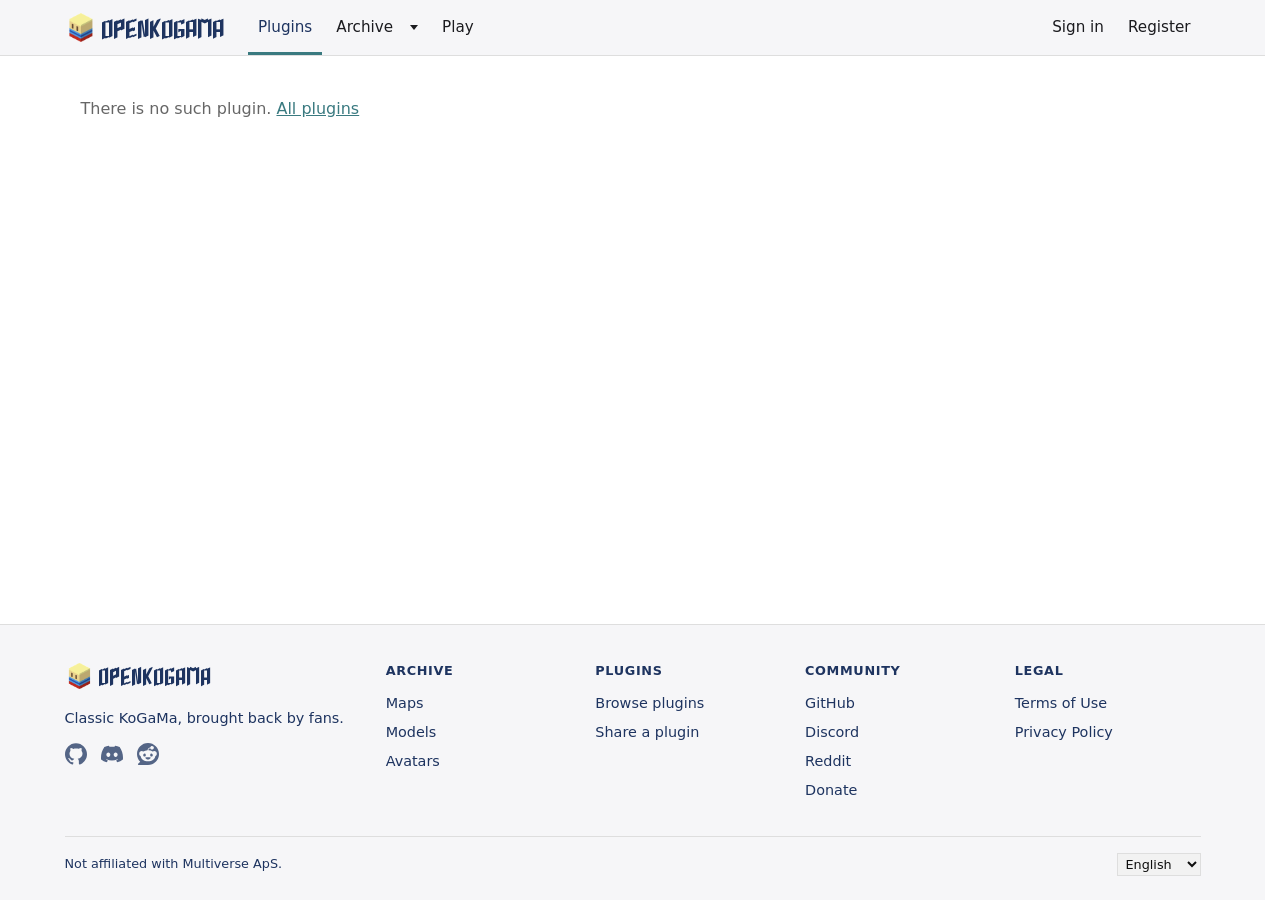
<file: site/plugin/index.html>
<!doctype html>
<html lang="en">
<head>
<meta charset="utf-8">
<meta name="viewport" content="width=device-width, initial-scale=1">
<meta name="color-scheme" content="light dark">
<title data-i18n="plugins.title">Plugins - OpenKogama</title>
<meta name="description" data-i18n-attr="content:plugins.description" content="Download plugins for OpenKogama servers: game modes, commands and more.">
<meta property="og:title" data-i18n-attr="content:plugins.title" content="Plugins - OpenKogama">
<meta property="og:description" data-i18n-attr="content:plugins.description" content="Download plugins for OpenKogama servers: game modes, commands and more.">
<meta property="og:type" content="website">
<link rel="icon" href="../favicon.ico" sizes="16x16 32x32 48x48">
<link rel="apple-touch-icon" href="../apple-touch-icon.png">
<link rel="stylesheet" href="../css/style.css">
<link rel="stylesheet" href="../css/models.css">
<link rel="stylesheet" href="../css/maps.css">
<link rel="stylesheet" href="../css/plugins.css">
<script src="../js/i18n.js"></script>
<script type="module" src="../js/plugin.js"></script>
</head>
<body class="list">
<header class="top">
  <a class="brand" href="../"><img src="../img/icon-192.png" alt="">OPENKOGAMA</a>
  <nav class="sections">
    <a class="button nav" href="../plugins/" aria-current="page" data-i18n="common.nav.plugins">Plugins</a>
    <a class="button nav" href="../archive/" data-i18n="common.nav.archive">Archive</a>
    <a class="button nav" href="../play/" data-i18n="common.play">Play</a>
  </nav>
</header>
<main class="plugin-page" id="plugin"></main>
<footer>
  <div class="brand">
    <img src="../img/icon-192.png" alt="">
    <span>OPENKOGAMA</span>
  </div>
  <p data-i18n="common.notAffiliated">Not affiliated with Multiverse ApS.</p>
  <p class="legal-links"><a href="../terms/" data-i18n="common.terms">Terms</a> · <a href="../privacy/" data-i18n="common.privacy">Privacy</a></p>
</footer>
<script src="../js/footer.js"></script>
<script src="../js/header.js"></script>
</body>
</html>
</file>
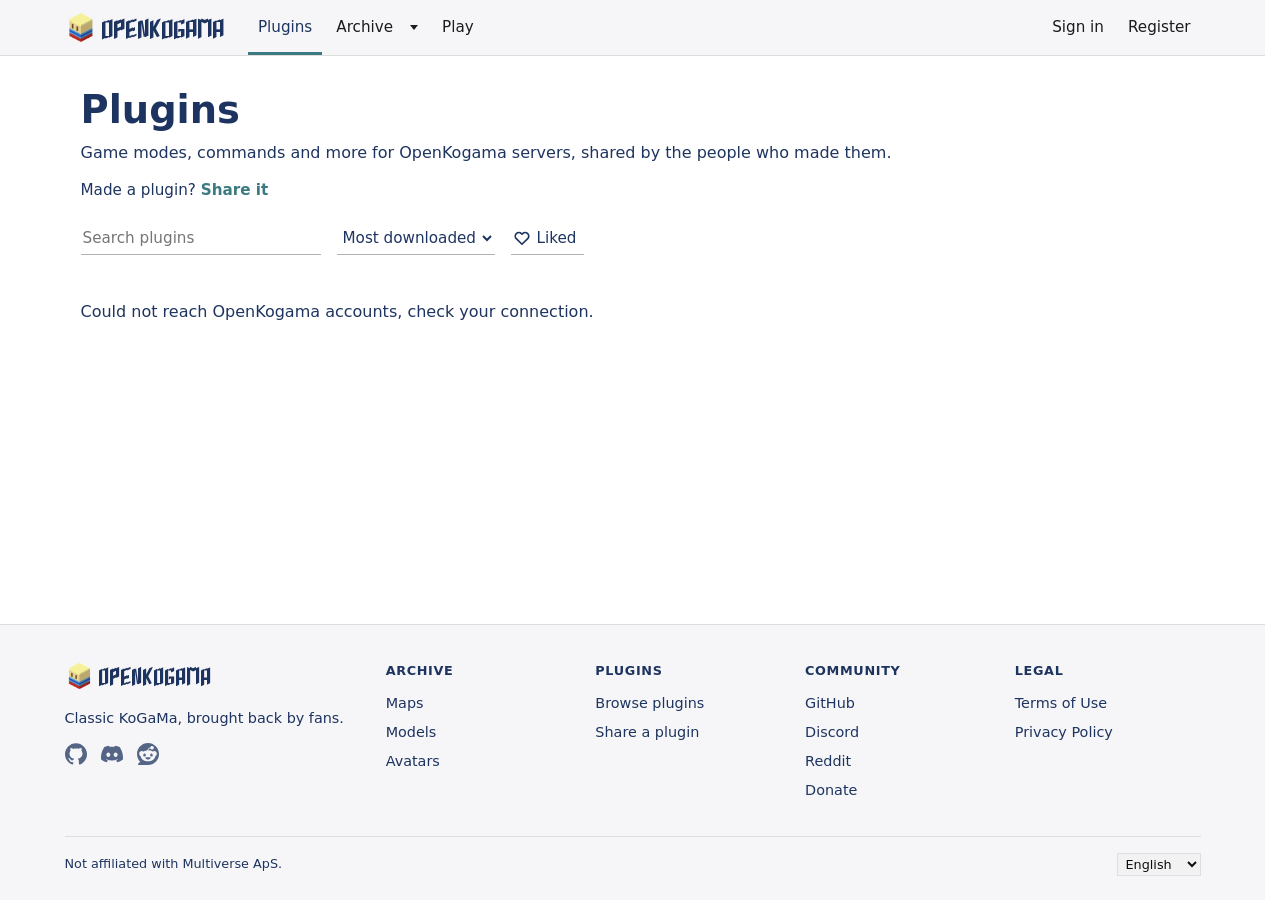
<file: site/plugins/index.html>
<!doctype html>
<html lang="en">
<head>
<meta charset="utf-8">
<meta name="viewport" content="width=device-width, initial-scale=1">
<meta name="color-scheme" content="light dark">
<title data-i18n="plugins.title">Plugins - OpenKogama</title>
<meta name="description" data-i18n-attr="content:plugins.description" content="Download plugins for OpenKogama servers: game modes, commands and more.">
<link rel="canonical" href="https://openkogama.org/plugins/">
<meta property="og:title" data-i18n-attr="content:plugins.title" content="Plugins - OpenKogama">
<meta property="og:description" data-i18n-attr="content:plugins.description" content="Download plugins for OpenKogama servers: game modes, commands and more.">
<meta property="og:type" content="website">
<meta property="og:url" content="https://openkogama.org/plugins/">
<link rel="icon" href="../favicon.ico" sizes="16x16 32x32 48x48">
<link rel="apple-touch-icon" href="../apple-touch-icon.png">
<link rel="stylesheet" href="../css/style.css">
<link rel="stylesheet" href="../css/models.css">
<link rel="stylesheet" href="../css/maps.css">
<link rel="stylesheet" href="../css/plugins.css">
<script src="../js/i18n.js"></script>
<script type="module" src="../js/plugins.js"></script>
</head>
<body class="list">
<header class="top">
  <a class="brand" href="../"><img src="../img/icon-192.png" alt="">OPENKOGAMA</a>
  <nav class="sections">
    <a class="button nav" href="./" aria-current="page" data-i18n="common.nav.plugins">Plugins</a>
    <a class="button nav" href="../archive/" data-i18n="common.nav.archive">Archive</a>
    <a class="button nav" href="../play/" data-i18n="common.play">Play</a>
  </nav>
</header>
<main class="models">
  <h1 data-i18n="plugins.heading">Plugins</h1>
  <p class="summary" data-i18n="plugins.intro">Game modes, commands and more for OpenKogama servers, shared by the people who made them.</p>
  <p class="share-cta">
    <span data-i18n="plugins.shareQuestion">Made a plugin?</span>
    <a class="link" href="edit/" data-i18n="plugins.share">Share it</a>
  </p>
  <form class="filters" id="tools">
    <input class="line" type="search" id="search" placeholder="Search plugins" data-i18n-attr="placeholder:plugins.search" autocomplete="off">
    <select class="line" id="sort" aria-label="Sort" data-i18n-attr="aria-label:plugins.sort">
      <option value="popular" data-i18n="plugins.sorts.popular">Most downloaded</option>
      <option value="new" data-i18n="plugins.sorts.new">Newest</option>
      <option value="updated" data-i18n="plugins.sorts.updated">Recently updated</option>
      <option value="rated" data-i18n="plugins.sorts.rated">Top rated</option>
    </select>
    <button class="line favorites" type="button" id="favorites" aria-pressed="false"><svg viewBox="0 0 24 24" aria-hidden="true"><path d="M12 20.3 4.4 12.9a4.8 4.8 0 0 1 6.8-6.8l.8.8.8-.8a4.8 4.8 0 0 1 6.8 6.8z" fill="none" stroke="currentColor" stroke-width="2.2" stroke-linejoin="round"/></svg><span data-i18n="common.liked">Liked</span><span class="count"></span></button>
  </form>
  <section class="shelf" hidden>
    <h2 data-i18n="plugins.waiting">Waiting for approval</h2>
    <div class="grid maps" id="waiting-cards"></div>
  </section>
  <section class="shelf" hidden>
    <h2 data-i18n="plugins.reports">Reports</h2>
    <ul class="reports" id="reports"></ul>
  </section>
  <section class="shelf" hidden>
    <h2 data-i18n="plugins.mine">Your plugins</h2>
    <div class="grid maps" id="mine-cards"></div>
  </section>
  <section class="everyone">
    <h2 data-i18n="plugins.all">All plugins</h2>
    <div class="grid maps" id="cards"></div>
    <p class="status" id="note" hidden></p>
    <button class="button secondary load-more" type="button" id="more" hidden data-i18n="plugins.more">Load more</button>
  </section>
</main>
<footer>
  <div class="brand">
    <img src="../img/icon-192.png" alt="">
    <span>OPENKOGAMA</span>
  </div>
  <p data-i18n="common.notAffiliated">Not affiliated with Multiverse ApS.</p>
  <p class="legal-links"><a href="../terms/" data-i18n="common.terms">Terms</a> · <a href="../privacy/" data-i18n="common.privacy">Privacy</a></p>
</footer>
<script src="../js/footer.js"></script>
<script src="../js/header.js"></script>
</body>
</html>
</file>
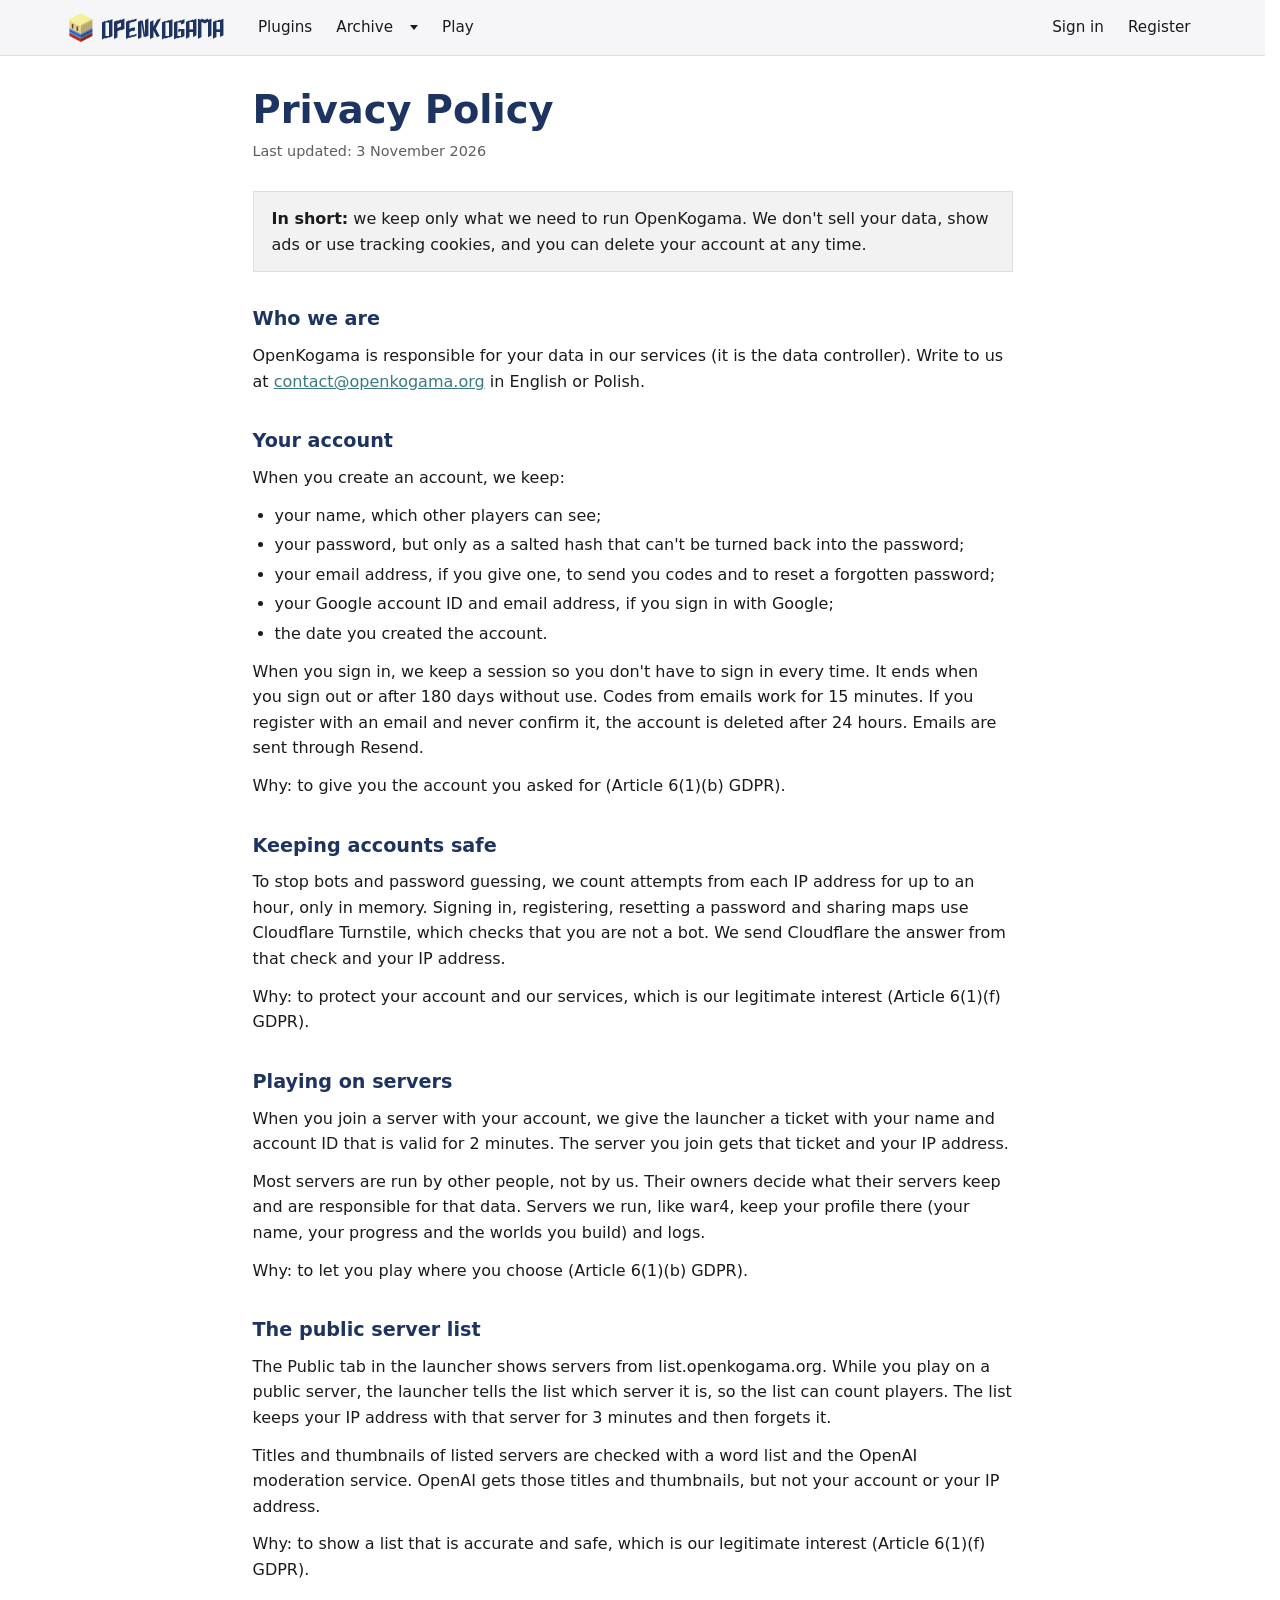
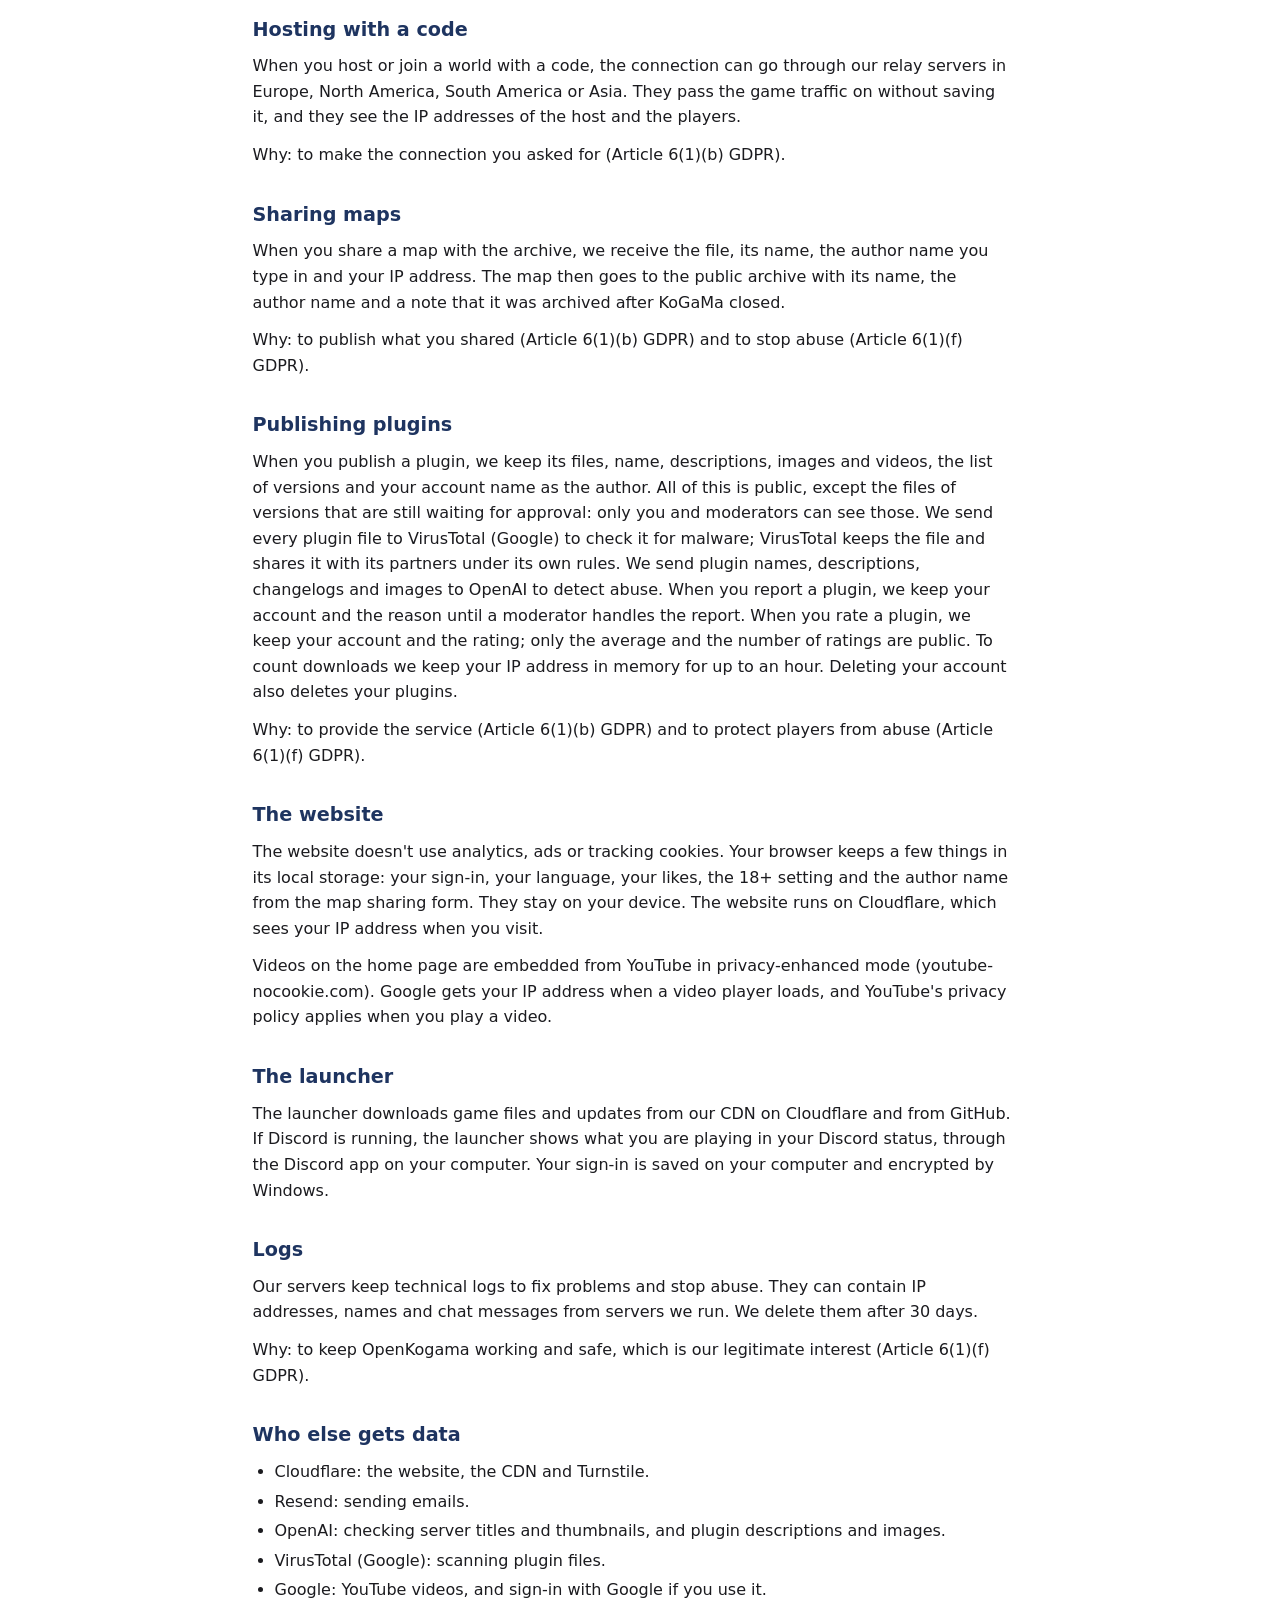
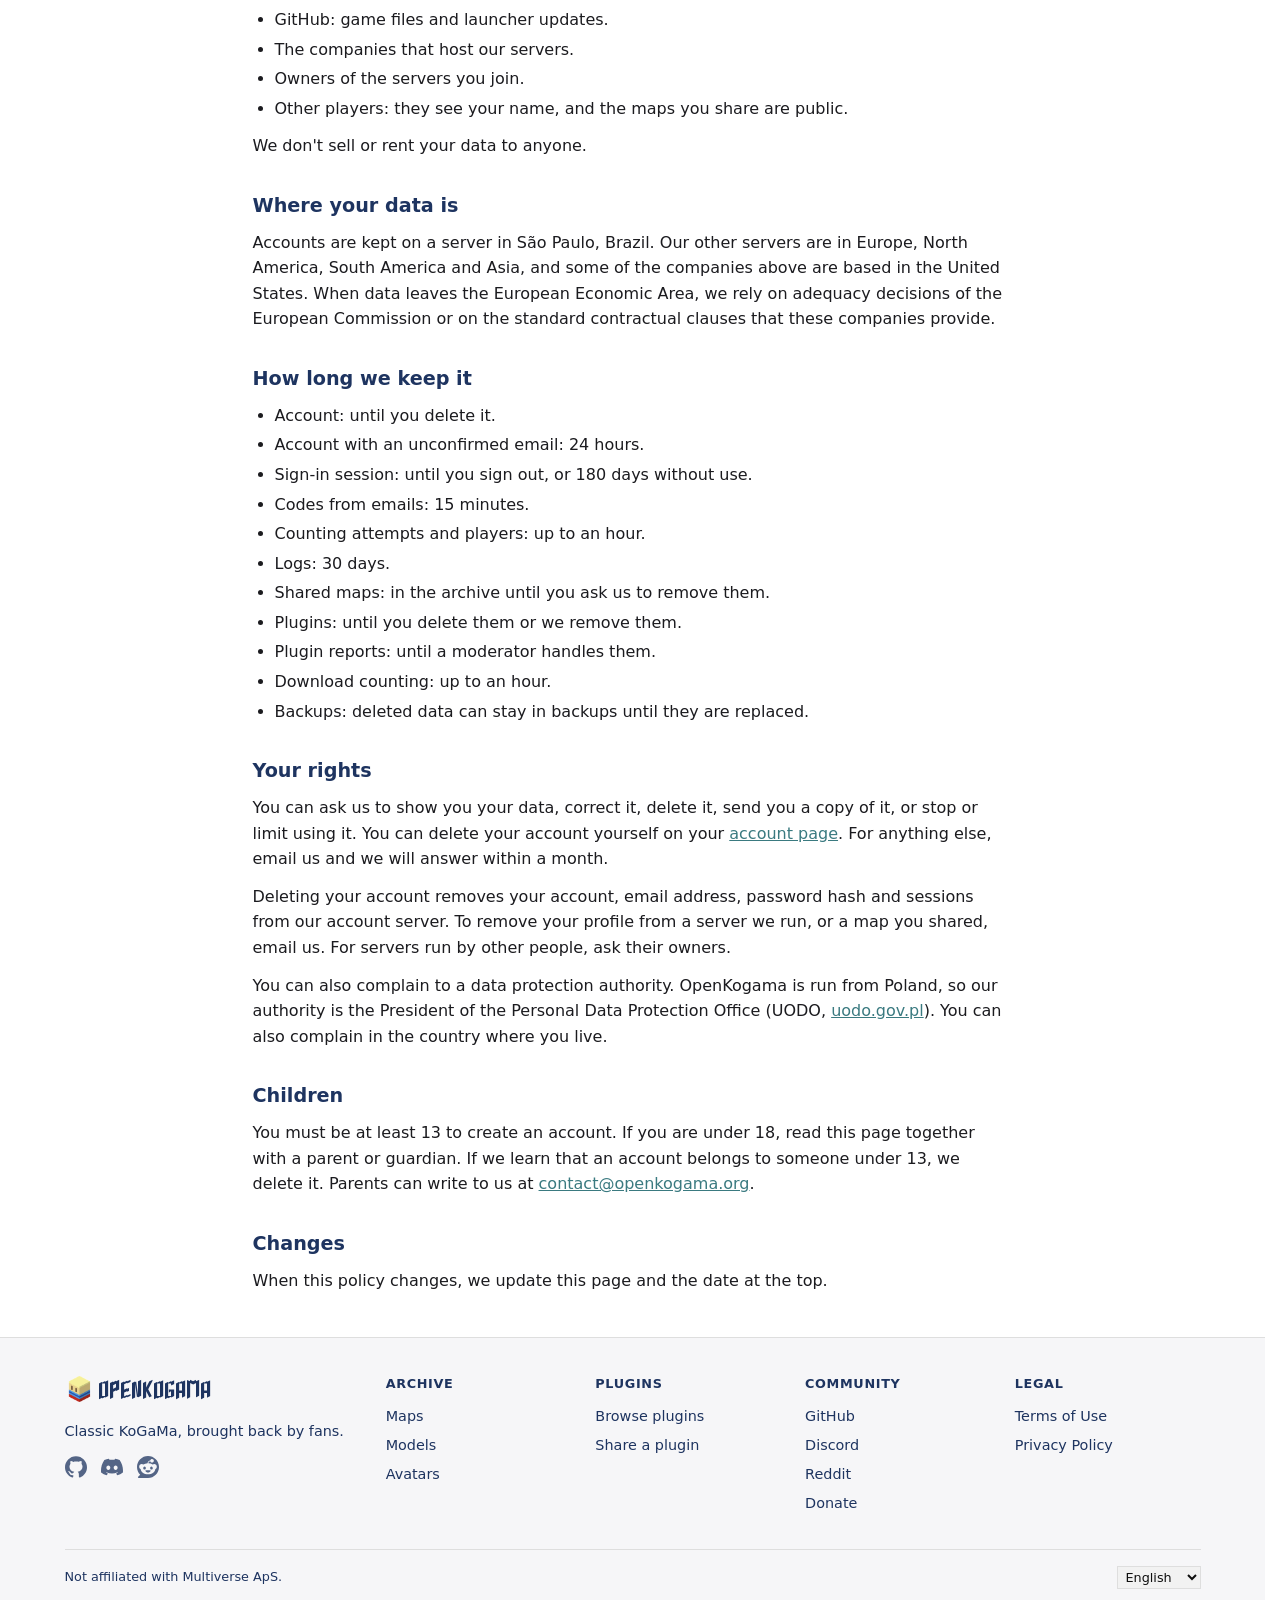
<file: site/privacy/index.html>
<!doctype html>
<html lang="en">
<head>
<meta charset="utf-8">
<meta name="viewport" content="width=device-width, initial-scale=1">
<meta name="color-scheme" content="light dark">
<title data-i18n="privacy.title">Privacy Policy - OpenKogama</title>
<meta name="description" data-i18n-attr="content:privacy.description" content="What data OpenKogama keeps, why, for how long and how to delete it.">
<meta property="og:title" data-i18n-attr="content:privacy.title" content="Privacy Policy - OpenKogama">
<meta property="og:description" data-i18n-attr="content:privacy.description" content="What data OpenKogama keeps, why, for how long and how to delete it.">
<meta property="og:type" content="website">
<meta property="og:image" content="../img/icon-512.png">
<meta name="twitter:card" content="summary">
<link rel="icon" href="../favicon.ico" sizes="16x16 32x32 48x48">
<link rel="apple-touch-icon" href="../apple-touch-icon.png">
<link rel="stylesheet" href="../css/style.css">
<script src="../js/i18n.js"></script>
</head>
<body>
<header class="top">
  <a class="brand" href="../"><img src="../img/icon-192.png" alt="">OPENKOGAMA</a>
  <nav class="sections">
    <a class="button nav" href="../plugins/" data-i18n="common.nav.plugins">Plugins</a>
    <a class="button nav" href="../archive/" data-i18n="common.nav.archive">Archive</a>
    <a class="button nav" href="../play/" data-i18n="common.play">Play</a>
  </nav>
</header>
<main class="legal">
<article lang="en">
  <h1>Privacy Policy</h1>
  <p class="updated">Last updated: 3 November 2026</p>
  <p class="short"><b>In short:</b> we keep only what we need to run OpenKogama. We don't sell your data, show ads or use tracking cookies, and you can delete your account at any time.</p>

  <h2>Who we are</h2>
  <p>OpenKogama is responsible for your data in our services (it is the data controller). Write to us at <a href="mailto:contact@openkogama.org">contact@openkogama.org</a> in English or Polish.</p>

  <h2>Your account</h2>
  <p>When you create an account, we keep:</p>
  <ul>
    <li>your name, which other players can see;</li>
    <li>your password, but only as a salted hash that can't be turned back into the password;</li>
    <li>your email address, if you give one, to send you codes and to reset a forgotten password;</li>
    <li>your Google account ID and email address, if you sign in with Google;</li>
    <li>the date you created the account.</li>
  </ul>
  <p>When you sign in, we keep a session so you don't have to sign in every time. It ends when you sign out or after 180 days without use. Codes from emails work for 15 minutes. If you register with an email and never confirm it, the account is deleted after 24 hours. Emails are sent through Resend.</p>
  <p>Why: to give you the account you asked for (Article 6(1)(b) GDPR).</p>

  <h2>Keeping accounts safe</h2>
  <p>To stop bots and password guessing, we count attempts from each IP address for up to an hour, only in memory. Signing in, registering, resetting a password and sharing maps use Cloudflare Turnstile, which checks that you are not a bot. We send Cloudflare the answer from that check and your IP address.</p>
  <p>Why: to protect your account and our services, which is our legitimate interest (Article 6(1)(f) GDPR).</p>

  <h2>Playing on servers</h2>
  <p>When you join a server with your account, we give the launcher a ticket with your name and account ID that is valid for 2 minutes. The server you join gets that ticket and your IP address.</p>
  <p>Most servers are run by other people, not by us. Their owners decide what their servers keep and are responsible for that data. Servers we run, like war4, keep your profile there (your name, your progress and the worlds you build) and logs.</p>
  <p>Why: to let you play where you choose (Article 6(1)(b) GDPR).</p>

  <h2>The public server list</h2>
  <p>The Public tab in the launcher shows servers from list.openkogama.org. While you play on a public server, the launcher tells the list which server it is, so the list can count players. The list keeps your IP address with that server for 3 minutes and then forgets it.</p>
  <p>Titles and thumbnails of listed servers are checked with a word list and the OpenAI moderation service. OpenAI gets those titles and thumbnails, but not your account or your IP address.</p>
  <p>Why: to show a list that is accurate and safe, which is our legitimate interest (Article 6(1)(f) GDPR).</p>

  <h2>Hosting with a code</h2>
  <p>When you host or join a world with a code, the connection can go through our relay servers in Europe, North America, South America or Asia. They pass the game traffic on without saving it, and they see the IP addresses of the host and the players.</p>
  <p>Why: to make the connection you asked for (Article 6(1)(b) GDPR).</p>

  <h2>Sharing maps</h2>
  <p>When you share a map with the archive, we receive the file, its name, the author name you type in and your IP address. The map then goes to the public archive with its name, the author name and a note that it was archived after KoGaMa closed.</p>
  <p>Why: to publish what you shared (Article 6(1)(b) GDPR) and to stop abuse (Article 6(1)(f) GDPR).</p>

  <h2>Publishing plugins</h2>
  <p>When you publish a plugin, we keep its files, name, descriptions, images and videos, the list of versions and your account name as the author. All of this is public, except the files of versions that are still waiting for approval: only you and moderators can see those. We send every plugin file to VirusTotal (Google) to check it for malware; VirusTotal keeps the file and shares it with its partners under its own rules. We send plugin names, descriptions, changelogs and images to OpenAI to detect abuse. When you report a plugin, we keep your account and the reason until a moderator handles the report. When you rate a plugin, we keep your account and the rating; only the average and the number of ratings are public. To count downloads we keep your IP address in memory for up to an hour. Deleting your account also deletes your plugins.</p>
  <p>Why: to provide the service (Article 6(1)(b) GDPR) and to protect players from abuse (Article 6(1)(f) GDPR).</p>
<h2>The website</h2>
  <p>The website doesn't use analytics, ads or tracking cookies. Your browser keeps a few things in its local storage: your sign-in, your language, your likes, the 18+ setting and the author name from the map sharing form. They stay on your device. The website runs on Cloudflare, which sees your IP address when you visit.</p>
  <p>Videos on the home page are embedded from YouTube in privacy-enhanced mode (youtube-nocookie.com). Google gets your IP address when a video player loads, and YouTube's privacy policy applies when you play a video.</p>

  <h2>The launcher</h2>
  <p>The launcher downloads game files and updates from our CDN on Cloudflare and from GitHub. If Discord is running, the launcher shows what you are playing in your Discord status, through the Discord app on your computer. Your sign-in is saved on your computer and encrypted by Windows.</p>

  <h2>Logs</h2>
  <p>Our servers keep technical logs to fix problems and stop abuse. They can contain IP addresses, names and chat messages from servers we run. We delete them after 30 days.</p>
  <p>Why: to keep OpenKogama working and safe, which is our legitimate interest (Article 6(1)(f) GDPR).</p>

  <h2>Who else gets data</h2>
  <ul>
    <li>Cloudflare: the website, the CDN and Turnstile.</li>
    <li>Resend: sending emails.</li>
    <li>OpenAI: checking server titles and thumbnails, and plugin descriptions and images.</li>
    <li>VirusTotal (Google): scanning plugin files.</li>
    <li>Google: YouTube videos, and sign-in with Google if you use it.</li>
    <li>GitHub: game files and launcher updates.</li>
    <li>The companies that host our servers.</li>
    <li>Owners of the servers you join.</li>
    <li>Other players: they see your name, and the maps you share are public.</li>
  </ul>
  <p>We don't sell or rent your data to anyone.</p>

  <h2>Where your data is</h2>
  <p>Accounts are kept on a server in São Paulo, Brazil. Our other servers are in Europe, North America, South America and Asia, and some of the companies above are based in the United States. When data leaves the European Economic Area, we rely on adequacy decisions of the European Commission or on the standard contractual clauses that these companies provide.</p>

  <h2>How long we keep it</h2>
  <ul>
    <li>Account: until you delete it.</li>
    <li>Account with an unconfirmed email: 24 hours.</li>
    <li>Sign-in session: until you sign out, or 180 days without use.</li>
    <li>Codes from emails: 15 minutes.</li>
    <li>Counting attempts and players: up to an hour.</li>
    <li>Logs: 30 days.</li>
    <li>Shared maps: in the archive until you ask us to remove them.</li>
    <li>Plugins: until you delete them or we remove them.</li>
    <li>Plugin reports: until a moderator handles them.</li>
    <li>Download counting: up to an hour.</li>
    <li>Backups: deleted data can stay in backups until they are replaced.</li>
  </ul>

  <h2>Your rights</h2>
  <p>You can ask us to show you your data, correct it, delete it, send you a copy of it, or stop or limit using it. You can delete your account yourself on your <a href="../account/">account page</a>. For anything else, email us and we will answer within a month.</p>
  <p>Deleting your account removes your account, email address, password hash and sessions from our account server. To remove your profile from a server we run, or a map you shared, email us. For servers run by other people, ask their owners.</p>
  <p>You can also complain to a data protection authority. OpenKogama is run from Poland, so our authority is the President of the Personal Data Protection Office (UODO, <a href="https://uodo.gov.pl/en" target="_blank" rel="noopener">uodo.gov.pl</a>). You can also complain in the country where you live.</p>

  <h2>Children</h2>
  <p>You must be at least 13 to create an account. If you are under 18, read this page together with a parent or guardian. If we learn that an account belongs to someone under 13, we delete it. Parents can write to us at <a href="mailto:contact@openkogama.org">contact@openkogama.org</a>.</p>

  <h2>Changes</h2>
  <p>When this policy changes, we update this page and the date at the top.</p>
</article>
<article lang="pl" hidden>
  <h1>Polityka prywatności</h1>
  <p class="updated">Ostatnia zmiana: 3 listopada 2026</p>
  <p class="short"><b>W skrócie:</b> trzymamy tylko to, czego potrzebujemy do działania OpenKogama. Nie sprzedajemy twoich danych, nie pokazujemy reklam, nie używamy ciasteczek śledzących, a konto możesz usunąć w każdej chwili.</p>

  <h2>Kim jesteśmy</h2>
  <p>Za twoje dane w naszych usługach odpowiada OpenKogama (jest ich administratorem). Napisz do nas na <a href="mailto:contact@openkogama.org">contact@openkogama.org</a>, po polsku albo po angielsku.</p>

  <h2>Twoje konto</h2>
  <p>Kiedy zakładasz konto, zapisujemy:</p>
  <ul>
    <li>twoją nazwę, którą widzą inni gracze;</li>
    <li>twoje hasło, ale tylko jako zasolony skrót (hash), z którego nie da się odczytać hasła;</li>
    <li>twój adres email, jeśli go podasz, żeby wysyłać ci kody i pozwolić zresetować zapomniane hasło;</li>
    <li>identyfikator i adres email twojego konta Google, jeśli logujesz się przez Google;</li>
    <li>datę założenia konta.</li>
  </ul>
  <p>Po zalogowaniu trzymamy sesję, żeby nie trzeba było logować się za każdym razem. Kończy się, kiedy się wylogujesz, albo po 180 dniach nieużywania. Kody z maili działają 15 minut. Jeśli zarejestrujesz się z adresem email i go nie potwierdzisz, konto zostanie usunięte po 24 godzinach. Maile wysyłamy przez Resend.</p>
  <p>Dlaczego: żeby dać ci konto, o które prosisz (art. 6 ust. 1 lit. b RODO).</p>

  <h2>Bezpieczeństwo kont</h2>
  <p>Żeby zatrzymać boty i zgadywanie haseł, liczymy próby z każdego adresu IP przez najwyżej godzinę, tylko w pamięci. Logowanie, rejestracja, reset hasła i udostępnianie map korzystają z Cloudflare Turnstile, który sprawdza, czy nie jesteś botem. Wysyłamy do Cloudflare wynik tego sprawdzenia i twój adres IP.</p>
  <p>Dlaczego: żeby chronić twoje konto i nasze usługi, co jest naszym prawnie uzasadnionym interesem (art. 6 ust. 1 lit. f RODO).</p>

  <h2>Granie na serwerach</h2>
  <p>Kiedy wchodzisz na serwer ze swoim kontem, dajemy launcherowi bilet z twoją nazwą i ID konta, ważny 2 minuty. Serwer, na który wchodzisz, dostaje ten bilet i twój adres IP.</p>
  <p>Większość serwerów prowadzą inni ludzie, a nie my. Ich właściciele decydują, co zapisują ich serwery, i odpowiadają za te dane. Serwery, które prowadzimy, takie jak war4, trzymają twój profil (nazwę, postępy i zbudowane światy) oraz logi.</p>
  <p>Dlaczego: żeby dało się grać tam, gdzie wybierzesz (art. 6 ust. 1 lit. b RODO).</p>

  <h2>Lista publiczna serwerów</h2>
  <p>Zakładka Public w launcherze pokazuje serwery z list.openkogama.org. Kiedy grasz na publicznym serwerze, launcher mówi liście, który to serwer, żeby lista mogła policzyć graczy. Lista trzyma twój adres IP z tym serwerem przez 3 minuty, a potem o nim zapomina.</p>
  <p>Tytuły i miniatury serwerów z listy sprawdzamy listą słów i usługą moderacji OpenAI. OpenAI dostaje te tytuły i miniatury, ale nie twoje konto ani adres IP.</p>
  <p>Dlaczego: żeby lista była rzetelna i bezpieczna, co jest naszym prawnie uzasadnionym interesem (art. 6 ust. 1 lit. f RODO).</p>

  <h2>Hostowanie z kodem</h2>
  <p>Kiedy hostujesz świat z kodem albo do niego dołączasz, połączenie może iść przez nasze serwery pośredniczące w Europie, Ameryce Północnej, Ameryce Południowej albo Azji. Przekazują ruch gry dalej, nie zapisując go, i widzą adresy IP hosta i graczy.</p>
  <p>Dlaczego: żeby zestawić połączenie, o które prosisz (art. 6 ust. 1 lit. b RODO).</p>

  <h2>Udostępnianie map</h2>
  <p>Kiedy udostępniasz mapę do archiwum, dostajemy plik, jego nazwę, wpisaną przez ciebie nazwę autora i twój adres IP. Mapa trafia potem do publicznego archiwum z nazwą, nazwą autora i dopiskiem, że zarchiwizowano ją po zamknięciu KoGaMy.</p>
  <p>Dlaczego: żeby opublikować to, co udostępniasz (art. 6 ust. 1 lit. b RODO), i żeby zapobiegać nadużyciom (art. 6 ust. 1 lit. f RODO).</p>

  <h2>Publikowanie pluginów</h2>
  <p>Kiedy publikujesz plugin, przechowujemy jego pliki, nazwę, opisy, obrazki i filmy, listę wersji oraz nazwę twojego konta jako autora. Wszystko to jest publiczne, poza plikami wersji, które czekają na akceptację: te widzisz tylko ty i moderatorzy. Każdy plik pluginu wysyłamy do VirusTotal (Google), żeby sprawdzić go pod kątem złośliwego oprogramowania; VirusTotal przechowuje plik i udostępnia go swoim partnerom na własnych zasadach. Nazwy, opisy, listy zmian i obrazki pluginów wysyłamy do OpenAI, żeby wykrywać nadużycia. Kiedy zgłaszasz plugin, zapisujemy twoje konto i powód, dopóki moderator nie zajmie się zgłoszeniem. Kiedy oceniasz plugin, zapisujemy twoje konto i ocenę; publicznie widać tylko średnią i liczbę ocen. Do liczenia pobrań trzymamy twój adres IP w pamięci najwyżej godzinę. Usunięcie konta usuwa też twoje pluginy.</p>
  <p>Dlaczego: żeby świadczyć usługę (art. 6 ust. 1 lit. b RODO) i żeby chronić graczy przed nadużyciami (art. 6 ust. 1 lit. f RODO).</p>
<h2>Strona internetowa</h2>
  <p>Strona nie używa analityki, reklam ani ciasteczek śledzących. Twoja przeglądarka trzyma w pamięci lokalnej kilka rzeczy: logowanie, język, polubienia, ustawienie 18+ i nazwę autora z formularza udostępniania map. Zostają na twoim urządzeniu. Strona działa na Cloudflare, który widzi twój adres IP, kiedy ją odwiedzasz.</p>
  <p>Filmy na stronie głównej pochodzą z YouTube w trybie rozszerzonej prywatności (youtube-nocookie.com). Google dostaje twój adres IP, kiedy ładuje się odtwarzacz, a kiedy włączysz film, obowiązuje polityka prywatności YouTube.</p>

  <h2>Launcher</h2>
  <p>Launcher pobiera pliki gry i aktualizacje z naszego CDN na Cloudflare i z GitHuba. Jeśli masz włączonego Discorda, launcher pokazuje w twoim statusie, w co grasz, przez aplikację Discorda na twoim komputerze. Twoje logowanie jest zapisane na twoim komputerze i zaszyfrowane przez Windowsa.</p>

  <h2>Logi</h2>
  <p>Nasze serwery zapisują logi techniczne, żeby naprawiać błędy i zatrzymywać nadużycia. Mogą w nich być adresy IP, nazwy i wiadomości z czatu na serwerach, które prowadzimy. Usuwamy je po 30 dniach.</p>
  <p>Dlaczego: żeby OpenKogama działała i była bezpieczna, co jest naszym prawnie uzasadnionym interesem (art. 6 ust. 1 lit. f RODO).</p>

  <h2>Kto jeszcze dostaje dane</h2>
  <ul>
    <li>Cloudflare: strona, CDN i Turnstile.</li>
    <li>Resend: wysyłanie maili.</li>
    <li>OpenAI: sprawdzanie tytułów i miniatur serwerów oraz opisów i obrazków pluginów.</li>
    <li>VirusTotal (Google): skanowanie plików pluginów.</li>
    <li>Google: filmy z YouTube oraz logowanie przez Google, jeśli z niego korzystasz.</li>
    <li>GitHub: pliki gry i aktualizacje launchera.</li>
    <li>Firmy, u których stoją nasze serwery.</li>
    <li>Właściciele serwerów, na które wchodzisz.</li>
    <li>Inni gracze: widzą twoją nazwę, a udostępnione mapy są publiczne.</li>
  </ul>
  <p>Nikomu nie sprzedajemy ani nie wypożyczamy twoich danych.</p>

  <h2>Gdzie są twoje dane</h2>
  <p>Konta trzymamy na serwerze w São Paulo w Brazylii. Nasze pozostałe serwery są w Europie, Ameryce Północnej, Ameryce Południowej i Azji, a część firm z listy wyżej ma siedzibę w Stanach Zjednoczonych. Kiedy dane wychodzą poza Europejski Obszar Gospodarczy, opieramy się na decyzjach Komisji Europejskiej stwierdzających odpowiedni stopień ochrony albo na standardowych klauzulach umownych, które te firmy zapewniają.</p>

  <h2>Jak długo trzymamy dane</h2>
  <ul>
    <li>Konto: dopóki go nie usuniesz.</li>
    <li>Konto z niepotwierdzonym adresem email: 24 godziny.</li>
    <li>Sesja logowania: do wylogowania albo 180 dni bez używania.</li>
    <li>Kody z maili: 15 minut.</li>
    <li>Liczenie prób i graczy: najwyżej godzinę.</li>
    <li>Logi: 30 dni.</li>
    <li>Udostępnione mapy: w archiwum, dopóki nie poprosisz o ich usunięcie.</li>
    <li>Pluginy: dopóki ich nie usuniesz albo my ich nie usuniemy.</li>
    <li>Zgłoszenia pluginów: do rozpatrzenia przez moderatora.</li>
    <li>Liczenie pobrań: najwyżej godzinę.</li>
    <li>Kopie zapasowe: usunięte dane mogą w nich zostać, dopóki nie zastąpią ich nowe kopie.</li>
  </ul>

  <h2>Twoje prawa</h2>
  <p>Możesz poprosić, żebyśmy pokazali ci twoje dane, poprawili je, usunęli, przesłali ci ich kopię albo przestali ich używać lub ograniczyli ich użycie. Konto możesz usunąć samodzielnie na <a href="../account/">stronie konta</a>. W pozostałych sprawach napisz do nas, a odpowiemy w ciągu miesiąca.</p>
  <p>Usunięcie konta kasuje z serwera kont twoje konto, adres email, skrót hasła i sesje. Jeśli chcesz usunąć swój profil z serwera, który prowadzimy, albo udostępnioną mapę, napisz do nas. W sprawie serwerów prowadzonych przez innych zwróć się do ich właścicieli.</p>
  <p>Możesz też złożyć skargę do organu ochrony danych. OpenKogama jest prowadzona z Polski, więc naszym organem jest Prezes Urzędu Ochrony Danych Osobowych (UODO, <a href="https://uodo.gov.pl" target="_blank" rel="noopener">uodo.gov.pl</a>). Skargę możesz złożyć także w kraju, w którym mieszkasz.</p>

  <h2>Dzieci</h2>
  <p>Konto możesz założyć, jeśli masz co najmniej 13 lat. Jeśli masz mniej niż 18 lat, przeczytaj tę stronę razem z rodzicem albo opiekunem. Jeśli dowiemy się, że konto należy do osoby poniżej 13 lat, usuniemy je. Rodzice mogą pisać do nas na <a href="mailto:contact@openkogama.org">contact@openkogama.org</a>.</p>

  <h2>Zmiany</h2>
  <p>Kiedy ta polityka się zmieni, zaktualizujemy tę stronę i datę na górze.</p>
</article>
</main>
<footer>
  <p data-i18n="common.notAffiliated">Not affiliated with Multiverse ApS.</p>
  <p class="legal-links"><a href="../terms/" data-i18n="common.terms">Terms</a> · <a href="../privacy/" aria-current="page" data-i18n="common.privacy">Privacy</a></p>
</footer>
<script src="../js/footer.js"></script>
<script src="../js/header.js"></script>
<script src="../js/legal.js"></script>
</body>
</html>
</file>
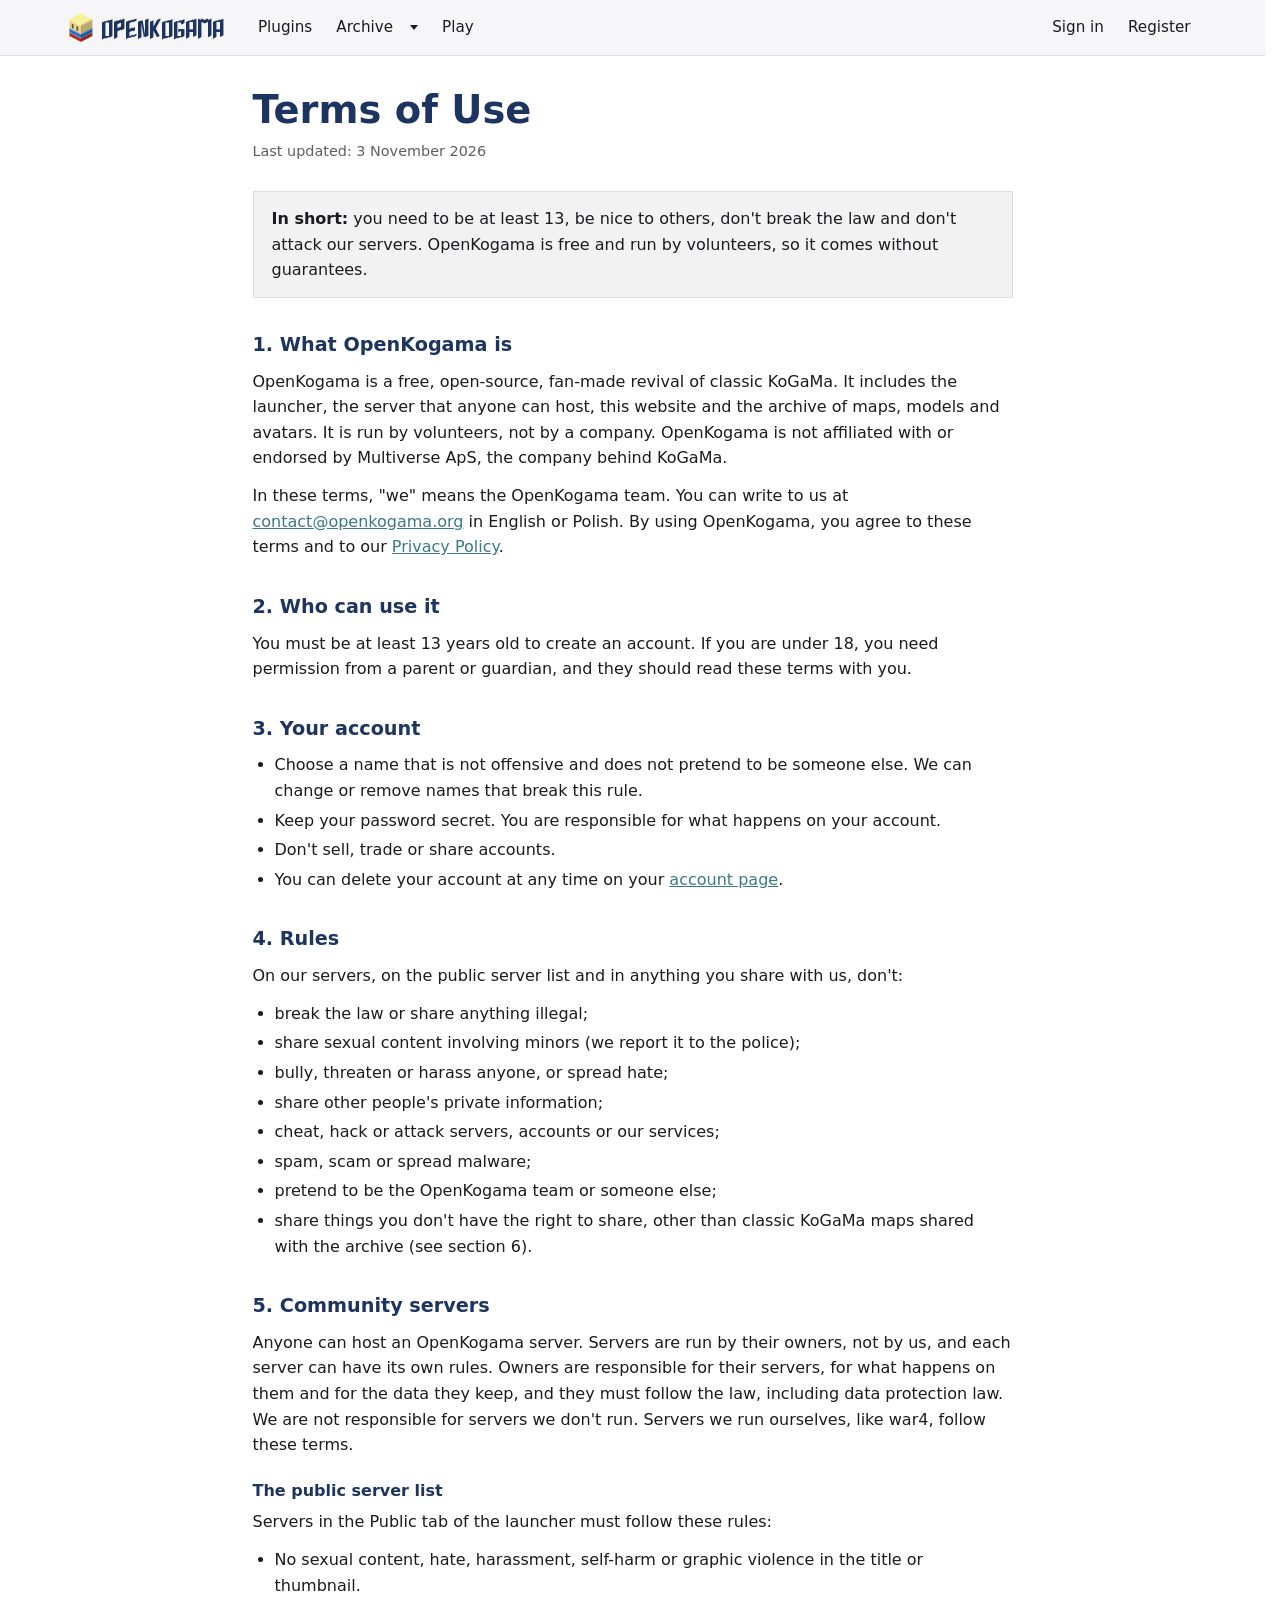
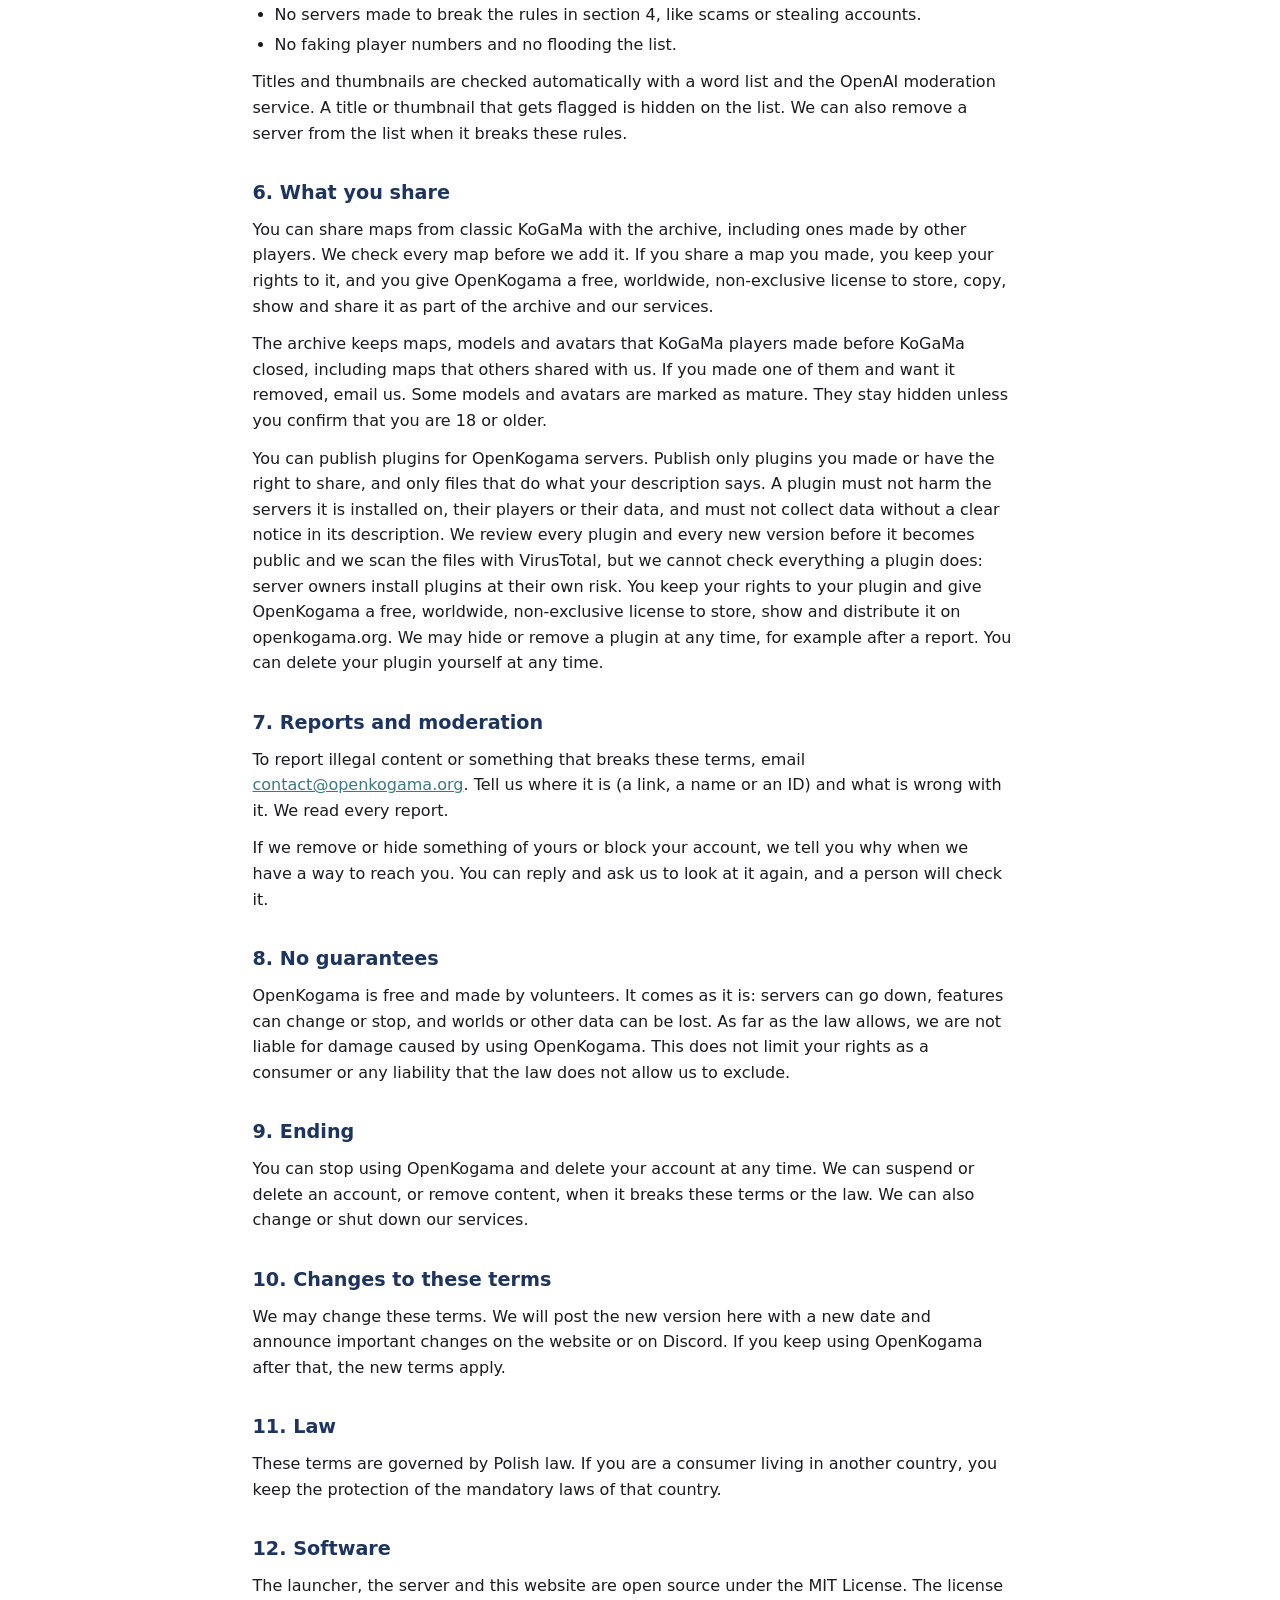
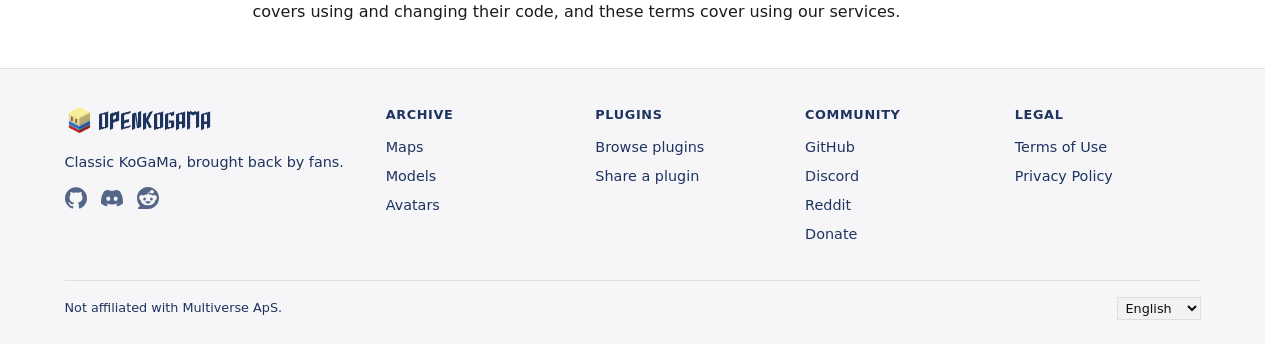
<file: site/terms/index.html>
<!doctype html>
<html lang="en">
<head>
<meta charset="utf-8">
<meta name="viewport" content="width=device-width, initial-scale=1">
<meta name="color-scheme" content="light dark">
<title data-i18n="terms.title">Terms of Use - OpenKogama</title>
<meta name="description" data-i18n-attr="content:terms.description" content="The rules for using OpenKogama, its servers, the public server list and the archive.">
<meta property="og:title" data-i18n-attr="content:terms.title" content="Terms of Use - OpenKogama">
<meta property="og:description" data-i18n-attr="content:terms.description" content="The rules for using OpenKogama, its servers, the public server list and the archive.">
<meta property="og:type" content="website">
<meta property="og:image" content="../img/icon-512.png">
<meta name="twitter:card" content="summary">
<link rel="icon" href="../favicon.ico" sizes="16x16 32x32 48x48">
<link rel="apple-touch-icon" href="../apple-touch-icon.png">
<link rel="stylesheet" href="../css/style.css">
<script src="../js/i18n.js"></script>
</head>
<body>
<header class="top">
  <a class="brand" href="../"><img src="../img/icon-192.png" alt="">OPENKOGAMA</a>
  <nav class="sections">
    <a class="button nav" href="../plugins/" data-i18n="common.nav.plugins">Plugins</a>
    <a class="button nav" href="../archive/" data-i18n="common.nav.archive">Archive</a>
    <a class="button nav" href="../play/" data-i18n="common.play">Play</a>
  </nav>
</header>
<main class="legal">
<article lang="en">
  <h1>Terms of Use</h1>
  <p class="updated">Last updated: 3 November 2026</p>
  <p class="short"><b>In short:</b> you need to be at least 13, be nice to others, don't break the law and don't attack our servers. OpenKogama is free and run by volunteers, so it comes without guarantees.</p>

  <h2>1. What OpenKogama is</h2>
  <p>OpenKogama is a free, open-source, fan-made revival of classic KoGaMa. It includes the launcher, the server that anyone can host, this website and the archive of maps, models and avatars. It is run by volunteers, not by a company. OpenKogama is not affiliated with or endorsed by Multiverse ApS, the company behind KoGaMa.</p>
  <p>In these terms, "we" means the OpenKogama team. You can write to us at <a href="mailto:contact@openkogama.org">contact@openkogama.org</a> in English or Polish. By using OpenKogama, you agree to these terms and to our <a href="../privacy/">Privacy Policy</a>.</p>

  <h2>2. Who can use it</h2>
  <p>You must be at least 13 years old to create an account. If you are under 18, you need permission from a parent or guardian, and they should read these terms with you.</p>

  <h2>3. Your account</h2>
  <ul>
    <li>Choose a name that is not offensive and does not pretend to be someone else. We can change or remove names that break this rule.</li>
    <li>Keep your password secret. You are responsible for what happens on your account.</li>
    <li>Don't sell, trade or share accounts.</li>
    <li>You can delete your account at any time on your <a href="../account/">account page</a>.</li>
  </ul>

  <h2>4. Rules</h2>
  <p>On our servers, on the public server list and in anything you share with us, don't:</p>
  <ul>
    <li>break the law or share anything illegal;</li>
    <li>share sexual content involving minors (we report it to the police);</li>
    <li>bully, threaten or harass anyone, or spread hate;</li>
    <li>share other people's private information;</li>
    <li>cheat, hack or attack servers, accounts or our services;</li>
    <li>spam, scam or spread malware;</li>
    <li>pretend to be the OpenKogama team or someone else;</li>
    <li>share things you don't have the right to share, other than classic KoGaMa maps shared with the archive (see section 6).</li>
  </ul>

  <h2>5. Community servers</h2>
  <p>Anyone can host an OpenKogama server. Servers are run by their owners, not by us, and each server can have its own rules. Owners are responsible for their servers, for what happens on them and for the data they keep, and they must follow the law, including data protection law. We are not responsible for servers we don't run. Servers we run ourselves, like war4, follow these terms.</p>
  <h3>The public server list</h3>
  <p>Servers in the Public tab of the launcher must follow these rules:</p>
  <ul>
    <li>No sexual content, hate, harassment, self-harm or graphic violence in the title or thumbnail.</li>
    <li>No servers made to break the rules in section 4, like scams or stealing accounts.</li>
    <li>No faking player numbers and no flooding the list.</li>
  </ul>
  <p>Titles and thumbnails are checked automatically with a word list and the OpenAI moderation service. A title or thumbnail that gets flagged is hidden on the list. We can also remove a server from the list when it breaks these rules.</p>

  <h2>6. What you share</h2>
  <p>You can share maps from classic KoGaMa with the archive, including ones made by other players. We check every map before we add it. If you share a map you made, you keep your rights to it, and you give OpenKogama a free, worldwide, non-exclusive license to store, copy, show and share it as part of the archive and our services.</p>
  <p>The archive keeps maps, models and avatars that KoGaMa players made before KoGaMa closed, including maps that others shared with us. If you made one of them and want it removed, email us. Some models and avatars are marked as mature. They stay hidden unless you confirm that you are 18 or older.</p>

    <p>You can publish plugins for OpenKogama servers. Publish only plugins you made or have the right to share, and only files that do what your description says. A plugin must not harm the servers it is installed on, their players or their data, and must not collect data without a clear notice in its description. We review every plugin and every new version before it becomes public and we scan the files with VirusTotal, but we cannot check everything a plugin does: server owners install plugins at their own risk. You keep your rights to your plugin and give OpenKogama a free, worldwide, non-exclusive license to store, show and distribute it on openkogama.org. We may hide or remove a plugin at any time, for example after a report. You can delete your plugin yourself at any time.</p>
<h2>7. Reports and moderation</h2>
  <p>To report illegal content or something that breaks these terms, email <a href="mailto:contact@openkogama.org">contact@openkogama.org</a>. Tell us where it is (a link, a name or an ID) and what is wrong with it. We read every report.</p>
  <p>If we remove or hide something of yours or block your account, we tell you why when we have a way to reach you. You can reply and ask us to look at it again, and a person will check it.</p>

  <h2>8. No guarantees</h2>
  <p>OpenKogama is free and made by volunteers. It comes as it is: servers can go down, features can change or stop, and worlds or other data can be lost. As far as the law allows, we are not liable for damage caused by using OpenKogama. This does not limit your rights as a consumer or any liability that the law does not allow us to exclude.</p>

  <h2>9. Ending</h2>
  <p>You can stop using OpenKogama and delete your account at any time. We can suspend or delete an account, or remove content, when it breaks these terms or the law. We can also change or shut down our services.</p>

  <h2>10. Changes to these terms</h2>
  <p>We may change these terms. We will post the new version here with a new date and announce important changes on the website or on Discord. If you keep using OpenKogama after that, the new terms apply.</p>

  <h2>11. Law</h2>
  <p>These terms are governed by Polish law. If you are a consumer living in another country, you keep the protection of the mandatory laws of that country.</p>

  <h2>12. Software</h2>
  <p>The launcher, the server and this website are open source under the MIT License. The license covers using and changing their code, and these terms cover using our services.</p>
</article>
<article lang="pl" hidden>
  <h1>Regulamin</h1>
  <p class="updated">Ostatnia zmiana: 3 listopada 2026</p>
  <p class="short"><b>W skrócie:</b> musisz mieć co najmniej 13 lat, bądź miły dla innych, nie łam prawa i nie atakuj naszych serwerów. OpenKogama jest darmowa i prowadzona przez wolontariuszy, więc działa bez gwarancji.</p>

  <h2>1. Czym jest OpenKogama</h2>
  <p>OpenKogama to darmowy, otwarty, fanowski projekt przywracający klasyczną KoGaMę. Składa się z launchera, serwera, który każdy może postawić, tej strony i archiwum map, modeli i avatarów. Prowadzą ją wolontariusze, a nie firma. OpenKogama nie jest związana z Multiverse ApS, firmą stojącą za KoGaMą, ani przez nią wspierana.</p>
  <p>W tym regulaminie „my” to zespół OpenKogama. Napisz do nas na <a href="mailto:contact@openkogama.org">contact@openkogama.org</a>, po polsku albo po angielsku. Korzystając z OpenKogama, akceptujesz ten regulamin i naszą <a href="../privacy/">politykę prywatności</a>.</p>

  <h2>2. Kto może korzystać</h2>
  <p>Konto możesz założyć, jeśli masz co najmniej 13 lat. Jeśli masz mniej niż 18 lat, potrzebujesz zgody rodzica albo opiekuna. Przeczytajcie ten regulamin razem.</p>

  <h2>3. Twoje konto</h2>
  <ul>
    <li>Wybierz nazwę, która nikogo nie obraża i nie udaje kogoś innego. Nazwy łamiące tę zasadę możemy zmienić albo usunąć.</li>
    <li>Nie zdradzaj nikomu hasła. Odpowiadasz za to, co dzieje się na twoim koncie.</li>
    <li>Nie sprzedawaj, nie wymieniaj i nie udostępniaj kont.</li>
    <li>Konto możesz usunąć w każdej chwili na <a href="../account/">stronie konta</a>.</li>
  </ul>

  <h2>4. Zasady</h2>
  <p>Na naszych serwerach, na liście publicznej i we wszystkim, co nam udostępniasz, nie wolno:</p>
  <ul>
    <li>łamać prawa ani udostępniać niczego nielegalnego;</li>
    <li>udostępniać treści seksualnych z udziałem nieletnich (zgłaszamy to policji);</li>
    <li>nękać, grozić, obrażać ani szerzyć nienawiści;</li>
    <li>udostępniać cudzych prywatnych danych;</li>
    <li>oszukiwać, włamywać się ani atakować serwerów, kont i naszych usług;</li>
    <li>spamować, wyłudzać ani rozsyłać złośliwego oprogramowania;</li>
    <li>podszywać się pod zespół OpenKogama ani pod innych;</li>
    <li>udostępniać rzeczy, do których nie masz praw, poza mapami z klasycznej KoGaMy wysyłanymi do archiwum (zobacz punkt 6).</li>
  </ul>

  <h2>5. Serwery społeczności</h2>
  <p>Każdy może postawić serwer OpenKogama. Serwery prowadzą ich właściciele, a nie my, i każdy serwer może mieć własne zasady. Właściciel odpowiada za swój serwer, za to, co się na nim dzieje, i za dane, które zbiera, i musi przestrzegać prawa, także przepisów o ochronie danych. Nie odpowiadamy za serwery, których nie prowadzimy. Nasze własne serwery, takie jak war4, działają według tego regulaminu.</p>
  <h3>Lista publiczna</h3>
  <p>Serwery w zakładce Public w launcherze muszą przestrzegać tych zasad:</p>
  <ul>
    <li>W tytule i miniaturze nie może być treści seksualnych, nienawiści, nękania, samookaleczeń ani drastycznej przemocy.</li>
    <li>Żadnych serwerów stworzonych do łamania zasad z punktu 4, na przykład do oszustw albo kradzieży kont.</li>
    <li>Nie wolno zawyżać liczby graczy ani zaśmiecać listy.</li>
  </ul>
  <p>Tytuły i miniatury są sprawdzane automatycznie listą słów i usługą moderacji OpenAI. Oznaczony tytuł albo miniatura jest ukrywany na liście. Możemy też usunąć z listy serwer, który łamie te zasady.</p>

  <h2>6. To, co udostępniasz</h2>
  <p>Do archiwum możesz udostępniać mapy z klasycznej KoGaMy, także te zrobione przez innych graczy. Każdą mapę sprawdzamy, zanim ją dodamy. Jeśli udostępniasz własną mapę, prawa do niej zostają przy tobie, a OpenKogama dostaje od ciebie bezpłatną, niewyłączną licencję na całym świecie na przechowywanie, kopiowanie, pokazywanie i udostępnianie jej w archiwum i w naszych usługach.</p>
  <p>Archiwum zawiera mapy, modele i avatary zrobione przez graczy KoGaMy przed jej zamknięciem, w tym mapy udostępnione nam przez innych. Jeśli coś z tego jest twoje i chcesz to usunąć, napisz do nas. Część modeli i avatarów jest oznaczona jako treści dla dorosłych. Są ukryte, dopóki nie potwierdzisz, że masz co najmniej 18 lat.</p>

    <p>Możesz publikować pluginy do serwerów OpenKogama. Publikuj tylko pluginy, które zrobiłeś albo do których masz prawa, i tylko takie, które robią to, co opisujesz. Plugin nie może szkodzić serwerom, na których jest instalowany, ich graczom ani danym, ani zbierać danych bez wyraźnej informacji w opisie. Każdy plugin i każdą nową wersję sprawdzamy, zanim staną się publiczne, a pliki skanujemy w VirusTotal, ale nie jesteśmy w stanie sprawdzić wszystkiego, co plugin robi: właściciele serwerów instalują pluginy na własne ryzyko. Prawa do pluginu zostają przy tobie, a OpenKogama dostaje bezpłatną, niewyłączną licencję na całym świecie na przechowywanie, pokazywanie i udostępnianie go na openkogama.org. Możemy ukryć albo usunąć plugin w każdej chwili, na przykład po zgłoszeniu. Swój plugin możesz sam usunąć w każdej chwili.</p>
<h2>7. Zgłoszenia i moderacja</h2>
  <p>Nielegalne treści albo coś, co łamie ten regulamin, zgłoś na <a href="mailto:contact@openkogama.org">contact@openkogama.org</a>. Napisz, gdzie to jest (link, nazwa albo ID) i co jest nie tak. Czytamy każde zgłoszenie.</p>
  <p>Jeśli usuniemy albo ukryjemy coś twojego albo zablokujemy twoje konto, napiszemy dlaczego, o ile mamy jak się z tobą skontaktować. Możesz odpisać i poprosić o ponowne sprawdzenie, a sprawdzi to człowiek.</p>

  <h2>8. Bez gwarancji</h2>
  <p>OpenKogama jest darmowa i tworzona przez wolontariuszy. Działa taka, jaka jest: serwery mogą przestać działać, funkcje mogą się zmienić albo zniknąć, a światy i inne dane mogą przepaść. W granicach prawa nie odpowiadamy za szkody wynikłe z korzystania z OpenKogama. Nie ogranicza to twoich praw konsumenta ani odpowiedzialności, której prawo nie pozwala wyłączyć.</p>

  <h2>9. Zakończenie</h2>
  <p>Możesz w każdej chwili przestać korzystać z OpenKogama i usunąć konto. Możemy zawiesić albo usunąć konto lub usunąć treści, które łamią ten regulamin albo prawo. Możemy też zmienić albo wyłączyć nasze usługi.</p>

  <h2>10. Zmiany regulaminu</h2>
  <p>Regulamin może się zmienić. Nową wersję opublikujemy tutaj z nową datą, a o ważnych zmianach napiszemy na stronie albo na Discordzie. Jeśli po zmianie dalej korzystasz z OpenKogama, obowiązuje nowa wersja.</p>

  <h2>11. Prawo</h2>
  <p>Regulamin podlega prawu polskiemu. Jeśli jesteś konsumentem z innego kraju, zachowujesz ochronę, którą dają ci bezwzględnie obowiązujące przepisy tego kraju.</p>

  <h2>12. Oprogramowanie</h2>
  <p>Launcher, serwer i ta strona są otwarte na licencji MIT. Licencja dotyczy używania i zmieniania ich kodu, a ten regulamin korzystania z naszych usług.</p>
</article>
</main>
<footer>
  <p data-i18n="common.notAffiliated">Not affiliated with Multiverse ApS.</p>
  <p class="legal-links"><a href="../terms/" aria-current="page" data-i18n="common.terms">Terms</a> · <a href="../privacy/" data-i18n="common.privacy">Privacy</a></p>
</footer>
<script src="../js/footer.js"></script>
<script src="../js/header.js"></script>
<script src="../js/legal.js"></script>
</body>
</html>
</file>
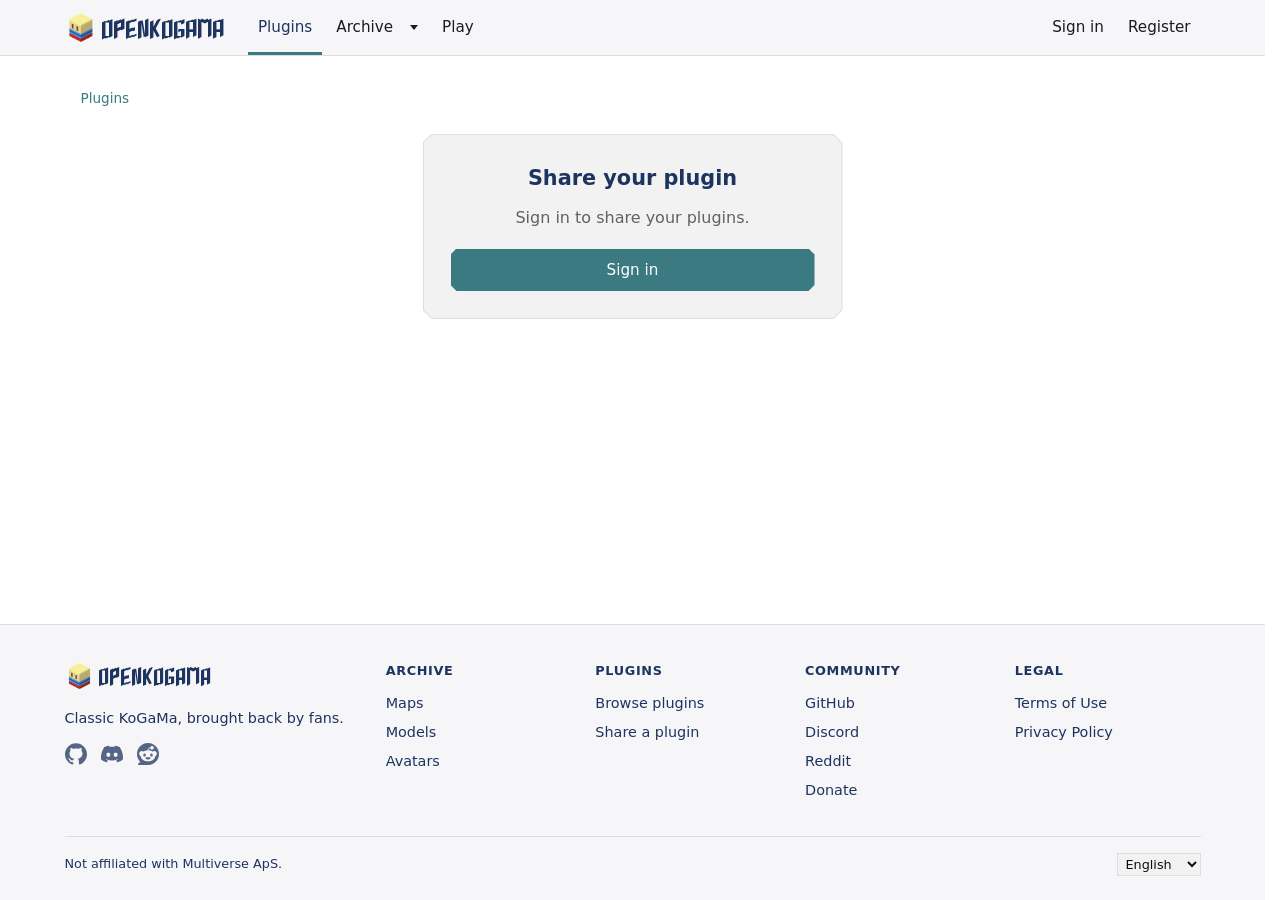
<file: site/plugins/edit/index.html>
<!doctype html>
<html lang="en">
<head>
<meta charset="utf-8">
<meta name="viewport" content="width=device-width, initial-scale=1">
<meta name="color-scheme" content="light dark">
<meta name="robots" content="noindex">
<title data-i18n="plugins.editor.title">Share a plugin - OpenKogama</title>
<link rel="icon" href="../../favicon.ico" sizes="16x16 32x32 48x48">
<link rel="apple-touch-icon" href="../../apple-touch-icon.png">
<link rel="stylesheet" href="../../css/style.css">
<link rel="stylesheet" href="../../css/models.css">
<link rel="stylesheet" href="../../css/maps.css">
<link rel="stylesheet" href="../../css/plugins.css">
<script src="../../js/i18n.js"></script>
<script type="module" src="../../js/plugin-edit.js"></script>
</head>
<body class="list">
<header class="top">
  <a class="brand" href="../../"><img src="../../img/icon-192.png" alt="">OPENKOGAMA</a>
  <nav class="sections">
    <a class="button nav" href="../" aria-current="page" data-i18n="common.nav.plugins">Plugins</a>
    <a class="button nav" href="../../archive/" data-i18n="common.nav.archive">Archive</a>
    <a class="button nav" href="../../play/" data-i18n="common.play">Play</a>
  </nav>
</header>
<main class="editor">
  <p class="crumbs"><a href="../" data-i18n="common.nav.plugins">Plugins</a><span id="crumb-plugin" hidden> › <a id="crumb-link"></a></span></p>
  <header class="editor-head">
    <div class="editor-title">
      <span class="editor-icon" id="head-icon" hidden></span>
      <h1 id="heading" data-i18n="plugins.editor.newHeading">Share a plugin</h1>
      <span class="state" id="head-state" hidden></span>
    </div>
    <a class="button secondary" id="open" hidden data-i18n="plugins.editor.view">View page</a>
  </header>
  <p class="banner" id="banner" hidden></p>
  <div class="gate" id="signin" hidden>
    <h2 data-i18n="plugins.editor.signInHeading">Share your plugin</h2>
    <p data-i18n="plugins.editor.signIn">Sign in to share your plugins.</p>
    <a class="button accent" href="../../account/" data-i18n="common.signIn">Sign in</a>
  </div>
  <p class="note" id="missing" hidden><span data-i18n="plugins.notFound">There is no such plugin.</span> <a href="../" data-i18n="plugins.all">All plugins</a></p>

  <div class="editor-body" id="editor-body" hidden>
    <nav class="editor-tabs" id="tabs" role="tablist" hidden>
      <a href="#about" role="tab" data-target="about" data-i18n="plugins.editor.tabs.about">About</a>
      <a href="#images" role="tab" data-target="images" data-i18n="plugins.editor.tabs.images">Images</a>
      <a href="#versions" role="tab" data-target="versions"><span data-i18n="plugins.editor.tabs.versions">Versions</span><span class="count" id="version-count"></span></a>
    </nav>
    <div class="editor-main">
      <section class="block" id="block-file" data-tab="versions">
        <h2 id="file-heading" data-i18n="plugins.editor.file">Plugin file</h2>
        <label class="dropzone" id="dropzone">
          <input type="file" id="version-file" accept=".dll,.zip">
          <svg viewBox="0 0 24 24" aria-hidden="true"><path d="M12 15V4m-4.5 4.5L12 4l4.5 4.5M5 14v5h14v-5" fill="none" stroke="currentColor" stroke-width="2" stroke-linecap="round" stroke-linejoin="round"/></svg>
          <span class="dropzone-text"><strong data-i18n="plugins.editor.chooseDll">Choose .dll</strong> <span data-i18n="plugins.editor.dropHint">or drop it here</span></span>
          <span class="dropzone-hint" data-i18n="plugins.editor.fileHint">A .dll built for the OpenKogama server, up to 10 MB.</span>
          <span class="dropzone-file" id="version-picked"></span>
        </label>
        <div class="field narrow">
          <label for="version" data-i18n="plugins.editor.version">Version</label>
          <div class="box"><input id="version" maxlength="32" autocomplete="off"></div>
          <small data-i18n="plugins.editor.versionHint">Read from the file. Change it if you need to.</small>
        </div>
        <div class="field" id="changes-field" hidden>
          <div class="label-row"><label for="changes" data-i18n="plugins.editor.changes">What changed</label><span class="counter" data-for="changes"></span></div>
          <div class="box"><textarea id="changes" maxlength="2000" rows="4"></textarea></div>
        </div>
        <p class="error" id="version-error" role="alert"></p>
        <p class="done" id="version-done" role="status"></p>
        <div class="publish-bar" id="publish-row" hidden>
          <button class="button primary" type="button" id="publish" disabled data-i18n="plugins.editor.publish">Publish version</button>
        </div>
      </section>
      <section class="block" id="block-versions" data-tab="versions" hidden>
        <h2 data-i18n="plugins.versionsHeading">Versions</h2>
        <ul class="release-list" id="version-list"></ul>
      </section>

      <form id="details" novalidate>
        <section class="block" id="block-about" data-tab="about">
          <h2 data-i18n="plugins.editor.about">About the plugin</h2>
          <div class="field">
            <div class="label-row"><label for="name" data-i18n="plugins.editor.name">Name</label><span class="counter" data-for="name"></span></div>
            <div class="box"><input id="name" maxlength="40" required autocomplete="off"></div>
          </div>
          <div class="field">
            <div class="label-row"><label for="summary" data-i18n="plugins.editor.summary">Short description</label><span class="counter" data-for="summary"></span></div>
            <div class="box"><textarea id="summary" class="line" maxlength="120" rows="2" required></textarea></div>
            <small data-i18n="plugins.editor.summaryHint">Shown on the plugin list.</small>
          </div>
          <div class="field">
            <div class="label-row"><label for="description" data-i18n="plugins.editor.description">Description</label><span class="counter" data-for="description"></span></div>
            <div class="modes" id="description-modes">
              <button type="button" data-mode="write" aria-pressed="true" data-i18n="plugins.editor.write">Write</button>
              <button type="button" data-mode="preview" aria-pressed="false" data-i18n="plugins.editor.preview">Preview</button>
            </div>
            <div class="box"><textarea id="description" maxlength="20000" rows="14"></textarea></div>
            <div class="prose preview" id="description-preview" hidden></div>
            <small data-i18n="plugins.editor.descriptionHint">What the plugin does, its commands and how to set it up. Markdown works: # heading, **bold**, *italic*, - list, `code`, ``` code block ```, [text](https://link).</small>
          </div>
        </section>
        <section class="block" id="block-media" data-tab="images">
          <h2 data-i18n="plugins.editor.media">Images</h2>
          <div class="field">
            <span class="label" data-i18n="plugins.editor.icon">Icon</span>
            <div class="icon-row">
              <div class="icon-preview" id="icon"></div>
              <div class="icon-tools">
                <div class="icon-buttons">
                  <label class="button secondary pick"><span data-i18n="plugins.editor.chooseImage">Choose image</span><input type="file" id="icon-file" accept="image/png,image/jpeg,image/webp"></label>
                  <button class="button secondary" type="button" id="icon-remove" hidden data-i18n="plugins.editor.remove">Remove</button>
                </div>
                <small data-i18n="plugins.editor.imageHint">Square, 256 x 256 or larger. PNG, JPG or WebP, up to 1 MB.</small>
              </div>
            </div>
          </div>
          <div class="field">
            <div class="label-row"><span class="label" data-i18n="plugins.editor.gallery">Gallery</span><span class="counter" id="gallery-count"></span></div>
            <div class="gallery-list" id="gallery"></div>
            <div class="video-row">
              <div class="box"><input id="video" placeholder="https://youtu.be/..." autocomplete="off" aria-label="YouTube video" data-i18n-attr="aria-label:plugins.editor.video"></div>
              <button class="button secondary" type="button" id="add-video" data-i18n="plugins.editor.addVideo">Add video</button>
            </div>
            <small data-i18n="plugins.editor.galleryHint">Up to 6 screenshots and 2 YouTube videos. Best at 16:9, for example 1920 x 1080. PNG, JPG or WebP, up to 1 MB each. The first one is the cover.</small>
            <p class="error" id="media-error" role="alert"></p>
            <p class="done" id="media-done" role="status"></p>
          </div>
        </section>
        <div class="save-bar" id="save-bar" data-tab="about images">
          <button class="button primary" type="submit" id="save" data-i18n="plugins.editor.publishPlugin">Publish plugin</button>
          <p class="unsaved" data-i18n="plugins.editor.unsaved">You have unsaved changes.</p>
          <p class="error" id="details-error" role="alert"></p>
          <p class="done" id="details-done" role="status"></p>
        </div>
      </form>

      <section class="block danger" id="danger" data-tab="about" hidden>
        <h2 data-i18n="plugins.editor.deleteHeading">Delete plugin</h2>
        <p data-i18n="plugins.editor.deleteText">This removes the page and every version for good.</p>
        <button class="button control" type="button" id="delete" data-i18n="plugins.editor.delete">Delete plugin</button>
      </section>
    </div>
    <aside class="editor-side" id="side">
      <p class="side-label" data-i18n="plugins.editor.preview">Preview</p>
      <div class="grid maps" id="preview"></div>
    </aside>
  </div>
</main>
<footer>
  <div class="brand">
    <img src="../../img/icon-192.png" alt="">
    <span>OPENKOGAMA</span>
  </div>
  <p data-i18n="common.notAffiliated">Not affiliated with Multiverse ApS.</p>
  <p class="legal-links"><a href="../../terms/" data-i18n="common.terms">Terms</a> · <a href="../../privacy/" data-i18n="common.privacy">Privacy</a></p>
</footer>
<script src="../../js/footer.js"></script>
<script src="../../js/header.js"></script>
</body>
</html>
</file>
<file: site/css/style.css>
@font-face {
  font-family: "OpenKogama";
  src: url("[data-uri]") format("woff2");
  font-display: swap;
}

:root {
  --page: #ffffff;
  --text: #1b1b1f;
  --heading: #1e3460;
  --brand: #2a5a8e;
  --tagline: #1e3460;
  --download: #3b5e8c;
  --download-dark: #243f66;
  --play: #3a7a80;
  --play-dark: #23565b;
  --accent: #3a7a80;
  --accent-hover: #438a90;
  --accent-pressed: #2c5e63;
  --control: #f3f3f3;
  --control-edge: #d4d4d4;
  --control-text: #1b1b1b;
  --control-hover: #e9e9e9;
  --control-hover-edge: #bdbdbd;
  --control-pressed: #e0e0e0;
  --donate: #e05d5d;
  --donate-hover: #e56b6b;
  --donate-pressed: #c74f4f;
  --primary: #0f0f0f;
  --primary-edge: #000000;
  --primary-text: #ffffff;
  --primary-hover: #272727;
  --secondary: #f2f2f2;
  --secondary-edge: #dedede;
  --secondary-text: #0f0f0f;
  --secondary-hover: #e5e5e5;
  --backdrop-color: #ffffff;
  --backdrop: var(--backdrop-color) url(../img/background-light.png);
  --bar: rgb(246 246 248 / 0.96);
  --link: #3a7a80;
  --doc: #f6f6f8;
}

@media (prefers-color-scheme: dark) {
  :root {
    --page: #0f0f0f;
    --text: #ececef;
    --heading: #ffffff;
    --brand: #6b9fdc;
    --tagline: #ffffff;
    --primary: #f1f1f1;
    --primary-edge: #ffffff;
    --primary-text: #0f0f0f;
    --primary-hover: #d9d9d9;
    --secondary: #272727;
    --secondary-edge: #3a3a3a;
    --secondary-text: #f1f1f1;
    --secondary-hover: #3f3f3f;
    --control: #3c3c3c;
    --control-edge: #4a4a4a;
    --control-text: #ffffff;
    --control-hover: #464646;
    --control-hover-edge: #5a5a5a;
    --control-pressed: #333333;
    --backdrop-color: #0f0f0f;
    --backdrop: var(--backdrop-color) url(../img/background-dark.png);
    --bar: rgb(24 24 24 / 0.96);
    --link: #5fc1c8;
    --doc: #1b1b1b;
  }
}

* { box-sizing: border-box; }

::selection { color: #ffffff; background: var(--accent); }

html {
  background: var(--backdrop-color);
  scrollbar-gutter: stable;
}

body.home::before {
  content: "";
  position: fixed;
  top: 0;
  left: 0;
  width: 100%;
  height: 100vh;
  height: 100lvh;
  z-index: -1;
  background: var(--backdrop) center / cover;
  will-change: transform;
}

body {
  min-height: 100vh;
  min-height: 100svh;
  display: flex;
  flex-direction: column;
  margin: 0;
  padding: 24px 16px 0;
  font: 16px/1.6 system-ui, -apple-system, "Segoe UI", Roboto, sans-serif;
  color: var(--text);
}

.top {
  position: sticky;
  top: 0;
  z-index: 10;
  display: flex;
  align-items: center;
  gap: 24px;
  min-height: 56px;
  margin: -24px -16px 0;
  padding: 0 max(16px, calc((100% - 1104px) / 2));
  background: var(--bar);
  border-bottom: 1px solid var(--secondary-edge);
  backdrop-filter: blur(8px);
  -webkit-backdrop-filter: blur(8px);
}

.top > .brand {
  flex: none;
  font-size: 1.75rem;
  text-decoration: none;
}

.sections {
  flex: 1;
  display: flex;
  align-self: stretch;
  align-items: stretch;
  gap: 4px;
  min-width: 0;
}

.top .button.nav {
  --corner: 0;
  --edge: 0;
  padding: 0 10px;
  font-size: 0.95rem;
  color: var(--text);
  background: none;
  clip-path: none;
  box-shadow: inset 0 -3px 0 transparent;
}

.top .button.nav::before {
  display: none;
}

.top .button.nav:hover {
  color: var(--heading);
  filter: none;
  box-shadow: inset 0 -3px 0 var(--secondary-edge);
}

.top .button.nav[aria-current="page"] {
  color: var(--heading);
  box-shadow: inset 0 -3px 0 var(--accent);
}

.top .account {
  flex: none;
  display: flex;
  align-self: stretch;
  gap: 4px;
  margin-left: auto;
}

.top .account .button.nav {
  white-space: nowrap;
}

.top .signin,
.top .register {
  color: var(--link);
}

.top .register[hidden] {
  display: none;
}

body > main:not(.hero) {
  flex: 1 0 auto;
  width: min(100%, 1104px);
  margin: 0 auto;
  padding: 32px 0;
}

body > main.legal > * {
  max-width: 100ch;
}

main > .intro {
  max-width: none;
  margin-top: 0;
}

main > .intro :is(h1, h2),
main > .intro > p {
  margin-left: 0;
  text-align: left;
}

.archive .intro h1 {
  margin-bottom: 8px;
}

.screen {
  display: flex;
  flex-direction: column;
  min-height: calc(100vh - 56px);
  min-height: calc(100svh - 56px);
}

.hero {
  flex: 1;
  display: flex;
  flex-direction: column;
  justify-content: center;
  gap: 24px;
  padding: 24px 0 6vh;
}

.hero h1 {
  margin: 0;
  font-family: "OpenKogama", system-ui, sans-serif;
  font-size: clamp(3rem, calc((100vw - 32px) * 0.195), 7rem);
  font-weight: 400;
  line-height: 0.9;
}

h1 {
  margin: 0 0 16px;
  font-size: 2.4rem;
  font-weight: 700;
  line-height: 1.15;
  color: var(--heading);
  text-align: center;
}

.tagline {
  max-width: 520px;
  margin: 0 auto;
  font-size: 1.1rem;
  line-height: 1.5;
  text-align: center;
  color: var(--tagline);
}

.links {
  display: flex;
  justify-content: center;
  gap: 24px;
}

.links .icon {
  display: block;
  color: var(--heading);
  opacity: 0.8;
}

.links .icon svg {
  display: block;
  height: 26px;
  fill: currentColor;
}

.links .icon:hover { opacity: 1; }
.links .icon.github svg { width: 27px; }
.links .icon.discord svg { width: 34px; }
.links .icon.reddit svg { width: 26px; }

.actions {
  display: flex;
  flex-wrap: wrap;
  justify-content: center;
  gap: 12px;
}

.actions .button {
  padding: 11px 30px;
  font-size: 1.08rem;
  font-weight: 600;
}

.hero .actions { gap: 10px; }

.hero .actions .button {
  --corner: 6px;
  --edge: 1px;
  justify-content: center;
  padding: 9px 22px;
  font-size: 0.95rem;
  white-space: nowrap;
}

.button {
  --corner: 7px;
  --edge: 2px;
  --cut: var(--corner);
  position: relative;
  isolation: isolate;
  display: inline-flex;
  align-items: center;
  gap: 10px;
  padding: 9px 26px;
  font-family: inherit;
  font-size: 0.95rem;
  font-weight: 400;
  color: var(--ink, #fff);
  text-decoration: none;
  background: var(--dark);
}

.button::before,
.feature::before {
  --cut: calc(var(--corner) - 0.586 * var(--edge));
  content: "";
  position: absolute;
  inset: var(--edge);
  z-index: -1;
  background: var(--fill);
}

.button, .button::before,
.feature, .feature::before {
  clip-path: polygon(
    var(--cut) 0, calc(100% - var(--cut)) 0,
    100% var(--cut), 100% calc(100% - var(--cut)),
    calc(100% - var(--cut)) 100%, var(--cut) 100%,
    0 calc(100% - var(--cut)), 0 var(--cut)
  );
}

.button.download { --fill: var(--download); --dark: var(--download-dark); }
.button.play { --fill: var(--play); --dark: var(--play-dark); }
.button.accent { --fill: var(--accent); --dark: var(--accent); --ink: #ffffff; }
.button.accent:hover { --fill: var(--accent-hover); --dark: var(--accent-hover); }
.button.accent:active { --fill: var(--accent-pressed); --dark: var(--accent-pressed); }
.button.control { --fill: var(--control); --dark: var(--control-edge); --ink: var(--control-text); }
.button.control:hover { --fill: var(--control-hover); --dark: var(--control-hover-edge); }
.button.control:active { --fill: var(--control-pressed); }
.button.donate { --fill: var(--donate); --dark: var(--donate); --ink: #ffffff; }
.button.donate:hover { --fill: var(--donate-hover); --dark: var(--donate-hover); }
.button.donate:active { --fill: var(--donate-pressed); --dark: var(--donate-pressed); }
.button.primary,
.button.nav[aria-current="page"] { --fill: var(--primary); --dark: var(--primary-edge); --ink: var(--primary-text); --fill-hover: var(--primary-hover); }
.button.secondary,
.button.nav { --fill: var(--secondary); --dark: var(--secondary-edge); --ink: var(--secondary-text); --fill-hover: var(--secondary-hover); }
.button.nav { --corner: 5px; padding: 5px 16px; font-size: 0.9rem; }
.button.nav.signin { --fill: var(--accent); --dark: var(--accent-pressed); --ink: #ffffff; --fill-hover: var(--accent-hover); }

.button:hover { filter: brightness(1.1); }
.button:is(.primary, .secondary, .nav, .accent, .control, .donate):hover { filter: none; }
.button:is(.primary, .secondary, .nav):hover::before { background: var(--fill-hover); }

.showcase {
  position: relative;
  width: 100%;
  max-width: 760px;
  margin: 0 auto;
}

.slides {
  overflow: hidden;
  border-radius: 6px;
}

.track {
  display: flex;
  transition: transform 0.35s ease;
}

.track iframe {
  flex: 0 0 100%;
  display: block;
  aspect-ratio: 16 / 9;
  border: 0;
}

.dots {
  display: flex;
  justify-content: center;
  gap: 8px;
  margin-top: 12px;
}

.dots button {
  width: 8px;
  height: 8px;
  padding: 0;
  border: 0;
  border-radius: 50%;
  background: var(--heading);
  opacity: 0.3;
  cursor: pointer;
}

.dots button[aria-current="true"] { opacity: 0.9; }

.arrow {
  position: absolute;
  top: calc(50% - 10px);
  width: 36px;
  height: 36px;
  margin-top: -18px;
  padding: 0;
  border: 0;
  border-radius: 50%;
  background: var(--secondary);
  color: var(--secondary-text);
  font-size: 1.2rem;
  cursor: pointer;
  opacity: 0.85;
}

.arrow:hover { opacity: 1; }
.arrow:disabled { visibility: hidden; }
.arrow.prev { left: -48px; }
.arrow.next { right: -48px; }
.arrow.prev::before { content: "\2039"; }
.arrow.next::before { content: "\203A"; }

.intro,
.faq {
  width: 100%;
  max-width: 760px;
  margin: 72px auto 0;
}

.intro h2,
.faq h2 {
  margin: 0 0 14px;
  font-size: 2rem;
  font-weight: 700;
  line-height: 1.2;
  color: var(--heading);
  text-align: center;
}

.intro > p {
  max-width: 640px;
  margin: 0 auto 28px;
  text-align: center;
  color: var(--tagline);
}

.features {
  display: grid;
  grid-template-columns: repeat(auto-fit, minmax(160px, 1fr));
  gap: 12px;
}

.feature {
  --corner: 9px;
  --edge: 1px;
  --cut: var(--corner);
  --fill: var(--control);
  position: relative;
  isolation: isolate;
  display: block;
  padding: 16px 18px 18px;
  color: var(--control-text);
  text-decoration: none;
  background: var(--control-edge);
}

.feature:hover { --fill: var(--control-hover); background: var(--control-hover-edge); }

.feature :is(h2, h3) {
  margin: 0 0 6px;
  font-size: 1.1rem;
  font-weight: 600;
  line-height: 1.3;
  color: var(--heading);
}

.feature p {
  margin: 0;
  font-size: 0.9rem;
  line-height: 1.45;
}

.archive .features {
  grid-template-columns: repeat(auto-fit, minmax(140px, 1fr));
}

.archive .feature {
  display: flex;
  flex-direction: column;
  align-items: center;
  padding: 22px 16px 18px;
  text-align: center;
}

.archive .feature svg {
  width: 40px;
  height: 40px;
  margin-bottom: 10px;
  color: var(--heading);
}

.archive .feature h2 {
  margin: 0 0 2px;
  font-size: 1.1rem;
}

.archive .feature .count {
  font-size: 0.85rem;
  opacity: 0.7;
}

@media (max-width: 480px) {
  .archive .features { grid-template-columns: minmax(0, 1fr); gap: 10px; }
  .archive .feature { flex-direction: row; gap: 14px; padding: 14px 16px; text-align: left; }
  .archive .feature svg { flex: none; width: 30px; height: 30px; margin: 0; }
  .archive .feature h2 { flex: 1; margin: 0; }
}

.faq details { border-top: 1px solid var(--secondary-edge); }
.faq details:last-child { border-bottom: 1px solid var(--secondary-edge); }

.faq summary {
  display: flex;
  justify-content: space-between;
  gap: 16px;
  padding: 14px 4px;
  font-weight: 600;
  color: var(--heading);
  cursor: pointer;
  list-style: none;
}

.faq summary::-webkit-details-marker { display: none; }
.faq summary::after {
  content: "";
  flex: none;
  width: 9px;
  height: 9px;
  margin: 0 6px 0 0;
  border: solid currentColor;
  border-width: 0 2px 2px 0;
  opacity: 0.7;
  transform: translateY(-3px) rotate(45deg);
  transition: transform 0.2s;
}
.faq details[open] summary::after { transform: translateY(3px) rotate(225deg); }

.faq details p { margin: 0 4px 16px; }
.faq a { color: var(--link); }

.faq + footer { margin-top: 72px; }

.legal {
  flex: 1;
  width: 100%;
  max-width: 760px;
  margin: 32px auto 0;
}

.legal h1 {
  margin: 0;
  text-align: left;
}

.legal .updated {
  margin: 8px 0 28px;
  font-size: 0.9rem;
  opacity: 0.7;
}

.legal .short {
  padding: 14px 18px;
  background: var(--secondary);
  border: 1px solid var(--secondary-edge);
}

.legal h2 {
  margin: 32px 0 8px;
  font-size: 1.2rem;
  font-weight: 600;
  color: var(--heading);
}

.legal h3 {
  margin: 20px 0 6px;
  font-size: 1rem;
  font-weight: 600;
  color: var(--heading);
}

.legal p { margin: 0 0 12px; }
.legal ul { margin: 0 0 12px; padding-left: 22px; }
.legal li { margin-bottom: 4px; }
.legal a { color: var(--link); }

@media (max-width: 600px) {
  .legal { margin-top: 24px; }
}

footer {
  margin: 0 -16px 0;
  padding: 36px max(16px, calc((100% - 1104px) / 2)) 24px;
  font-size: 0.9rem;
  color: var(--tagline);
  background: var(--bar);
  border-top: 1px solid var(--secondary-edge);
}

footer .columns {
  display: grid;
  grid-template-columns: minmax(0, 1.6fr) repeat(4, minmax(0, 1fr));
  gap: 28px 24px;
}

footer .brand {
  font-size: 1.6rem;
  text-decoration: none;
}

footer .about p {
  max-width: 320px;
  margin: 10px 0 14px;
  line-height: 1.5;
}

footer .social {
  display: flex;
  gap: 14px;
}

footer .social a {
  display: block;
  color: var(--heading);
  opacity: 0.75;
}

footer .social a:hover {
  opacity: 1;
}

footer .social svg {
  display: block;
  width: 22px;
  height: 22px;
  fill: currentColor;
}

footer h2 {
  margin: 0 0 10px;
  font-size: 0.8rem;
  font-weight: 700;
  letter-spacing: 0.05em;
  text-transform: uppercase;
  color: var(--heading);
}

footer ul {
  margin: 0;
  padding: 0;
  list-style: none;
}

footer li {
  margin-bottom: 6px;
}

footer .column a {
  color: inherit;
  text-decoration: none;
  overflow-wrap: break-word;
}

footer .column a:hover,
footer .column a[aria-current="page"] {
  color: var(--heading);
  text-decoration: underline;
}

footer .bottom {
  display: flex;
  flex-wrap: wrap;
  justify-content: space-between;
  align-items: center;
  gap: 12px;
  margin-top: 28px;
  padding-top: 16px;
  font-size: 0.8rem;
  border-top: 1px solid var(--secondary-edge);
}

footer .bottom p {
  margin: 0;
}

footer .language {
  padding: 2px 4px;
  font: inherit;
  font-size: 0.8rem;
  color: var(--secondary-text);
  background: var(--secondary);
  border: 1px solid var(--secondary-edge);
  cursor: pointer;
}

@media (max-width: 900px) {
  footer .columns { grid-template-columns: repeat(4, minmax(0, 1fr)); }
  footer .about { grid-column: 1 / -1; }
}

@media (max-width: 700px) {
  footer .columns { grid-template-columns: repeat(2, minmax(0, 1fr)); }
}

.brand {
  display: inline-flex;
  align-items: center;
  gap: 0.15em;
  font: 400 1.5rem/1 "OpenKogama", system-ui, sans-serif;
  color: var(--heading);
}

.brand img {
  height: 1.15em;
}

@media (max-width: 600px) {
  h1 { font-size: 2rem; }
  .intro h2, .faq h2 { font-size: 1.7rem; }
  .intro, .faq { margin-top: 56px; }
  .faq + footer { margin-top: 56px; }
  .top { flex-wrap: wrap; gap: 0 16px; padding-top: 8px; }
  .top > .brand { font-size: 1.55rem; }
  .sections { order: 1; flex-basis: 100%; min-height: 40px; }
  .top .account { min-height: 40px; }
  body > main:not(.hero) { padding: 20px 0; }
  .hero { gap: 20px; }
  .screen { min-height: 0; }
  .screen .hero { flex: none; padding: 32px 0 40px; }
  .screen .hero h1 { margin-bottom: 16px; }
  .tagline { font-size: 1rem; }
  .hero .actions { gap: 8px; }
  .hero .actions .button { flex: 1 1 auto; padding: 10px 12px; font-size: 0.9rem; }
  .hero .actions .button.donate { flex-grow: 0; }
}

@media (max-width: 359px) {
  .hero .actions .button { flex-basis: 100%; }
}

@media (max-width: 420px) {
  .top .register { display: none; }
}

@media (max-width: 880px) {
  .arrow.prev { left: 6px; }
  .arrow.next { right: 6px; }
}

:focus-visible {
  outline: 2px solid var(--accent);
  outline-offset: 2px;
}

:root .button:focus-visible {
  outline: none;
  --dark: var(--accent);
  --edge: 3px;
}

:root .button:is(.accent, .donate, .download, .play):focus-visible {
  --dark: var(--heading);
}

.feature:focus-visible {
  outline: none;
  --edge: 3px;
  background: var(--accent);
}

@view-transition {
  navigation: auto;
}

.top {
  view-transition-name: top;
}

body > footer {
  view-transition-name: footer;
}

@media (prefers-reduced-motion: reduce) {
  ::view-transition-group(*),
  ::view-transition-old(*),
  ::view-transition-new(*) {
    animation: none;
  }
}

.top .menu {
  position: relative;
  display: flex;
}

.top .menu > .button.nav::after {
  content: "";
  width: 0;
  height: 0;
  margin-left: 7px;
  border: 4px solid transparent;
  border-top: 5px solid currentColor;
  border-bottom: 0;
}

.top .menu ul {
  position: absolute;
  top: 100%;
  left: 0;
  z-index: 11;
  display: none;
  min-width: 180px;
  margin: 0;
  padding: 6px 0;
  list-style: none;
  background: var(--page);
  border: 1px solid var(--secondary-edge);
  border-top: 0;
  box-shadow: 0 10px 24px rgb(0 0 0 / 0.12);
}

.top .menu.open ul {
  display: block;
}

@media (hover: hover) {
  .top .menu:hover ul {
    display: block;
  }
}

.top .menu li a {
  display: block;
  padding: 8px 16px;
  color: var(--text);
  text-decoration: none;
}

.top .menu li a:hover,
.top .menu li a[aria-current="page"] {
  color: var(--heading);
  background: var(--secondary);
}
</file>
<file: site/css/models.css>
:root {
  --card-text: #0f0f0f;
  --card-meta: rgb(0 0 0 / 0.6);
  --card-shadow: none;
  --chip: rgb(0 0 0 / 0.06);
  --chip-hover: rgb(0 0 0 / 0.1);
  --field-line: rgb(0 0 0 / 0.3);
}

@media (prefers-color-scheme: dark) {
  :root {
    --card-text: #ffffff;
    --card-meta: rgb(255 255 255 / 0.72);
    --card-shadow: drop-shadow(0 1px 1px rgb(0 0 0 / 0.6));
    --chip: rgb(0 0 0 / 0.22);
    --chip-hover: rgb(0 0 0 / 0.32);
    --field-line: rgb(255 255 255 / 0.35);
  }
}

.card,
.inspector .sheet {
  --card: var(--tint-light, #f2f2f2);
  --card-edge: var(--tint-light-edge, #dedede);
}

@media (prefers-color-scheme: dark) {
  .card,
  .inspector .sheet {
    --card: var(--tint, #272727);
    --card-edge: var(--tint-edge, #3a3a3a);
  }
}

.models {
  flex: 1;
  width: 100%;
  max-width: 1200px;
  margin: 0 auto;
  padding-top: 28px;
}

.models h1 {
  margin-bottom: 8px;
  text-align: left;
}

.summary {
  margin: 0 0 20px;
  color: var(--tagline);
}

.filters {
  display: flex;
  flex-wrap: wrap;
  gap: 16px;
  margin-bottom: 24px;
}

.line {
  width: 240px;
  padding: 4px 2px;
  font: inherit;
  font-size: 0.95rem;
  color: var(--heading);
  background: none;
  border: 0;
  border-bottom: 1px solid var(--field-line);
  outline: 0;
}

select.line {
  width: auto;
  cursor: pointer;
}

select.line option {
  color: var(--text);
  background: var(--page);
}

.filters .favorites {
  display: flex;
  align-items: center;
  gap: 6px;
  width: auto;
  cursor: pointer;
}

.favorites svg {
  width: 18px;
  height: 18px;
}

.favorites .count {
  color: var(--tagline);
}

.favorites[aria-pressed="true"] svg {
  color: var(--link);
}

.favorites[aria-pressed="true"] path {
  fill: currentColor;
}

.grid {
  display: grid;
  grid-template-columns: repeat(auto-fill, minmax(170px, 1fr));
  gap: 14px;
}

.card {
  --corner: 7px;
  --edge: 2px;
  --cut: var(--corner);
  position: relative;
  isolation: isolate;
  margin: 0;
  padding: 10px;
  background: var(--card-edge);
}

.card::before {
  --cut: calc(var(--corner) - 0.586 * var(--edge));
  content: "";
  position: absolute;
  inset: var(--edge);
  z-index: -1;
  background: var(--card);
}

.card,
.card::before {
  clip-path: polygon(
    var(--cut) 0, calc(100% - var(--cut)) 0,
    100% var(--cut), 100% calc(100% - var(--cut)),
    calc(100% - var(--cut)) 100%, var(--cut) 100%,
    0 calc(100% - var(--cut)), 0 var(--cut)
  );
}

.picture {
  --rotate-icon: url("data:image/svg+xml,%3Csvg xmlns='http://www.w3.org/2000/svg' viewBox='0 0 24 24' fill='none' stroke='black' stroke-width='2.4'%3E%3Cpath d='M20 11a8 8 0 0 0-14.5-4.6M4 13a8 8 0 0 0 14.5 4.6'/%3E%3Cpath d='M5 2.5v4.2h4.2M19 21.5v-4.2h-4.2'/%3E%3C/svg%3E");
  position: relative;
  aspect-ratio: 1;
  cursor: grab;
  user-select: none;
  -webkit-user-select: none;
}

.picture::before {
  position: absolute;
  left: 0;
  bottom: 0;
  z-index: 1;
  width: 20px;
  height: 20px;
  background: var(--card-meta);
  -webkit-mask: var(--rotate-icon) center / contain no-repeat;
  mask: var(--rotate-icon) center / contain no-repeat;
  pointer-events: none;
}

.picture.touch {
  touch-action: none;
}

.picture.touch::before {
  content: "";
}

@media (hover: hover) and (pointer: fine) {
  .card:not(.too-big, .failed, .map) .picture:hover::before {
    content: "";
  }
}

.picture.dragging {
  cursor: grabbing;
}

.card.too-big .picture,
.card.failed .picture {
  cursor: default;
}

.picture canvas,
.picture img {
  display: block;
  width: 100%;
  height: 100%;
  -webkit-user-drag: none;
}

.picture > img,
.picture > canvas:not(.viewer) {
  transition: opacity 0.18s;
}

.picture > img:not(.shown),
.picture > canvas:not(.viewer, .shown) {
  opacity: 0;
}

.picture .viewer {
  position: absolute;
  inset: 0;
}

.picture.live > img,
.picture.live > canvas:not(.viewer) {
  visibility: hidden;
}

.card.too-big .picture::after,
.card.failed .picture::after {
  position: absolute;
  inset: 0;
  display: grid;
  place-items: center;
  font-size: 0.8rem;
  color: var(--card-meta);
  text-align: center;
}

.card.too-big .picture::after { content: var(--too-big, "Too big to preview"); }
.card.failed .picture::after { content: var(--preview-unavailable, "Preview unavailable"); }

.icon {
  display: grid;
  place-items: center;
  padding: 6px;
  color: var(--card-meta);
  background: none;
  border: 0;
  cursor: pointer;
  filter: var(--card-shadow);
}

.icon svg {
  display: block;
  width: 18px;
  height: 18px;
}

.icon:hover {
  color: var(--card-text);
}

.icon:disabled {
  cursor: progress;
  opacity: 0.5;
}

.icon.error {
  color: #e06c6c;
}

.icon.like.on {
  color: var(--link);
}

.icon.like.on path {
  fill: currentColor;
}

.picture .tools {
  position: absolute;
  top: -4px;
  right: -4px;
  z-index: 1;
  display: flex;
}

.picture .like {
  position: absolute;
  top: -4px;
  left: -4px;
  z-index: 1;
}

html.inspecting,
html.inspecting body {
  overflow: hidden;
}

.inspector {
  position: fixed;
  inset: 0;
  z-index: 20;
  display: grid;
  place-items: center;
  padding: 16px;
  background: rgb(0 0 0 / 0.72);
  touch-action: none;
  overscroll-behavior: contain;
}

.inspector .sheet {
  --corner: 10px;
  --edge: 2px;
  --cut: var(--corner);
  position: relative;
  isolation: isolate;
  display: grid;
  grid-template-columns: minmax(0, 1fr) 260px;
  gap: 20px;
  width: min(960px, 100%);
  max-height: 100%;
  overflow: hidden;
  overscroll-behavior: none;
  touch-action: none;
  padding: 20px;
  color: var(--card-text);
  background: var(--card-edge);
}

.inspector .sheet::before {
  --cut: calc(var(--corner) - 0.586 * var(--edge));
  content: "";
  position: absolute;
  inset: var(--edge);
  z-index: -1;
  background: var(--card);
}

.inspector .sheet,
.inspector .sheet::before {
  clip-path: polygon(
    var(--cut) 0, calc(100% - var(--cut)) 0,
    100% var(--cut), 100% calc(100% - var(--cut)),
    calc(100% - var(--cut)) 100%, var(--cut) 100%,
    0 calc(100% - var(--cut)), 0 var(--cut)
  );
}

.inspector .close {
  position: absolute;
  top: 6px;
  right: 12px;
  z-index: 2;
  padding: 0 4px;
  font-size: 2rem;
  line-height: 1;
  color: var(--card-text);
  background: none;
  border: 0;
  cursor: pointer;
  opacity: 0.8;
}

.inspector .close:hover {
  opacity: 1;
}

.inspector .stage {
  position: relative;
  aspect-ratio: 1;
  max-height: calc(100dvh - 72px);
  justify-self: center;
  cursor: grab;
  touch-action: none;
  user-select: none;
  -webkit-user-select: none;
}

.inspector .stage.dragging {
  cursor: grabbing;
}

.inspector .stage canvas {
  display: block;
  width: 100%;
  height: 100%;
  object-fit: contain;
}

.inspector .stage[data-state]::after {
  position: absolute;
  inset: 0;
  display: grid;
  place-items: center;
  color: var(--card-meta);
}

.inspector .stage[data-state="loading"]::after { content: var(--loading, "Loading"); }
.inspector .stage[data-state="big"]::after { content: var(--too-big, "Too big to preview"); }
.inspector .stage[data-state="failed"]::after { content: var(--preview-unavailable, "Preview unavailable"); }

.inspector .about {
  display: flex;
  flex-direction: column;
  gap: 12px;
  min-width: 0;
  padding-top: 28px;
}

.inspector .title {
  margin: 0;
  font-size: 1.35rem;
  line-height: 1.3;
  overflow-wrap: anywhere;
}

.inspector .details {
  margin: 0;
  color: var(--card-meta);
}

.inspector .actions {
  display: flex;
  justify-content: flex-start;
  align-items: stretch;
  gap: 8px;
}

.inspector .actions .button {
  flex: 1;
  min-width: 0;
  justify-content: center;
  padding-inline: 12px;
  white-space: nowrap;
  border: 0;
  cursor: pointer;
}

.inspector .actions :is(.like, .import) {
  --cut: 7px;
  flex: none;
  width: 44px;
  padding: 0;
  background: var(--chip);
  filter: none;
  clip-path: polygon(
    var(--cut) 0, calc(100% - var(--cut)) 0,
    100% var(--cut), 100% calc(100% - var(--cut)),
    calc(100% - var(--cut)) 100%, var(--cut) 100%,
    0 calc(100% - var(--cut)), 0 var(--cut)
  );
}

.inspector .actions :is(.like, .import):hover {
  background: var(--chip-hover);
}

.inspector .actions .icon svg {
  width: 22px;
  height: 22px;
}

.inspector .hint {
  margin: auto 0 0;
  font-size: 0.85rem;
  color: var(--card-meta);
}

.inspector .link {
  padding: 2px 0;
  text-align: left;
  font: inherit;
  color: var(--card-text);
  text-decoration: underline;
  background: none;
  border: 0;
  cursor: pointer;
}

.inspector .details .link {
  padding: 0;
  color: var(--card-text);
}

.inspector .sources {
  min-height: 0;
  max-height: 240px;
  margin: 0;
  padding: 0;
  overflow-y: auto;
  overscroll-behavior: contain;
  touch-action: pan-y;
  list-style: none;
  font-size: 0.85rem;
  scrollbar-width: thin;
  scrollbar-color: var(--card-meta) transparent;
}

.inspector .sources .link[aria-current] {
  font-weight: bold;
}

.inspector .sources .note {
  color: var(--card-meta);
}

.inspector .sources li {
  display: flex;
  align-items: center;
  gap: 2px;
}

.inspector .sources .link {
  min-width: 0;
  overflow-wrap: anywhere;
}

.inspector .sources .icon {
  flex: none;
  padding: 3px;
  filter: none;
}

.inspector .sources .icon svg {
  width: 15px;
  height: 15px;
}

.filters .chip {
  display: flex;
  align-items: center;
  gap: 8px;
  width: auto;
  max-width: 260px;
  cursor: pointer;
}

.filters .chip[hidden] {
  display: none;
}

.filters .chip .label {
  overflow: hidden;
  white-space: nowrap;
  text-overflow: ellipsis;
}

.filters .chip [aria-hidden] {
  font-size: 1.2rem;
  line-height: 1;
  color: var(--tagline);
}

@media (max-width: 700px) {
  .inspector {
    place-items: stretch;
    padding: 0;
  }

  .inspector .sheet {
    --corner: 0px;
    --edge: 0px;
    display: flex;
    flex-direction: column;
    gap: 16px;
    width: 100%;
    height: 100%;
    max-height: none;
    padding: 0 0 calc(20px + env(safe-area-inset-bottom));
  }

  .inspector .stage {
    flex: 1 1 0;
    min-height: 0;
    width: 100%;
    max-height: none;
    aspect-ratio: auto;
    margin-top: env(safe-area-inset-top);
    display: grid;
    place-items: center;
    container-type: size;
  }

  .inspector .stage canvas {
    width: min(100cqw, 100cqh);
    height: min(100cqw, 100cqh);
  }

  .inspector .about {
    flex: none;
    gap: 10px;
    padding: 0 16px;
  }

  .inspector .hint {
    margin: 0;
  }

  .inspector .sources {
    max-height: 150px;
  }

  .inspector .close {
    --cut: 7px;
    position: fixed;
    top: calc(10px + env(safe-area-inset-top));
    right: 10px;
    display: grid;
    place-items: center;
    width: 42px;
    height: 42px;
    padding: 0;
    font-size: 1.8rem;
    color: var(--card-text);
    background: none;
    filter: var(--card-shadow);
    opacity: 1;
  }
}

.card {
  padding: 0;
  background: none;
  clip-path: none;
}

.card::before {
  display: none;
}

.card .picture {
  --cut: 6px;
  background: var(--card);
  clip-path: polygon(
    var(--cut) 0, calc(100% - var(--cut)) 0,
    100% var(--cut), 100% calc(100% - var(--cut)),
    calc(100% - var(--cut)) 100%, var(--cut) 100%,
    0 calc(100% - var(--cut)), 0 var(--cut)
  );
}

.picture .tools {
  top: 0;
  right: 0;
}

.picture .like {
  top: 0;
  left: 0;
}

.picture .stats {
  position: absolute;
  right: 6px;
  bottom: 6px;
  z-index: 1;
  display: flex;
  gap: 4px;
  pointer-events: none;
}

.picture .stats span {
  display: inline-flex;
  align-items: center;
  gap: 4px;
  font-size: 0.72rem;
  font-weight: 600;
  line-height: 1.5;
  color: var(--card-text);
  filter: var(--card-shadow);
}

.picture .stats svg {
  width: 12px;
  height: 12px;
}

.caption {
  display: flex;
  align-items: center;
  gap: 8px;
  margin-top: 8px;
}

.name,
.meta {
  margin: 0;
  overflow: hidden;
  white-space: nowrap;
  text-overflow: ellipsis;
}

.name {
  flex: 1;
  min-width: 0;
  font-size: 0.9rem;
  font-weight: 600;
  color: var(--card-text);
}

.tag {
  flex: none;
  max-width: 40%;
  padding: 0 6px;
  overflow: hidden;
  font-size: 0.7rem;
  font-weight: 600;
  line-height: 1.6;
  color: #fff;
  white-space: nowrap;
  text-overflow: ellipsis;
  background: rgb(0 0 0 / 0.58);
}

.meta {
  margin-top: 2px;
  font-size: 0.8rem;
  color: var(--card-meta);
}

.meta .author {
  padding: 0;
  font: inherit;
  color: var(--link);
  text-decoration: none;
  background: none;
  border: 0;
  cursor: pointer;
}

.meta .author:hover {
  text-decoration: underline;
}

@media (prefers-color-scheme: dark) {
  .tag {
    background: rgb(255 255 255 / 0.16);
  }
}

.status {
  min-height: 1.6em;
  margin: 20px 0 0;
  color: var(--tagline);
}

.sentinel {
  height: 1px;
}

.sentinel,
.status,
footer {
  overflow-anchor: none;
}

@media (max-width: 600px) {
  .grid { grid-template-columns: repeat(auto-fill, minmax(140px, 1fr)); gap: 10px; }
  .line { width: 100%; }
  .filters { display: grid; grid-template-columns: 1fr 1fr; gap: 12px 10px; }
  .filters input.line { grid-column: 1 / -1; }
  .filters select.line { width: 100%; padding-inline: 0; font-size: 0.875rem; }
  .filters .favorites { justify-content: center; }
}

@media (max-width: 339px) {
  .filters { grid-template-columns: minmax(0, 1fr); }
}

.name .badge {
  display: inline-block;
  margin-right: 6px;
  padding: 0 5px;
  font-size: 0.7rem;
  line-height: 1.5;
  color: #fff;
  vertical-align: 1px;
  background: #c0392b;
}

.inspector .description {
  margin: 0;
  line-height: 1.45;
  color: var(--card-text);
}

.inspector .description + .details {
  font-size: 0.85rem;
}

.favorites.adult span {
  white-space: nowrap;
}

.favorites.adult[aria-pressed="true"] {
  padding: 4px 10px;
  color: #fff;
  background: #c0392b;
  border-color: #c0392b;
}

.inspector .close:focus:not(:focus-visible) {
  outline: none;
}

.line:focus-visible {
  border-bottom-color: var(--accent);
}

.picture:focus-visible {
  outline: 3px solid var(--accent);
  outline-offset: -3px;
}

.picture :is(button, a):focus-visible {
  outline-offset: -2px;
}

.inspector .actions :is(.like, .save, .import):focus-visible {
  outline: none;
  box-shadow: inset 0 -3px 0 var(--accent);
}
</file>
<file: site/css/maps.css>
.maps {
  grid-template-columns: repeat(auto-fill, minmax(230px, 1fr));
}

.map {
  min-width: 0;
}

.map .picture {
  --cut: 5px;
  aspect-ratio: 350 / 194;
  overflow: hidden;
  cursor: pointer;
  background: var(--bar) url("data:image/svg+xml,%3Csvg xmlns='http://www.w3.org/2000/svg' viewBox='0 0 24 24' fill='none' stroke='black' stroke-opacity='.25' stroke-width='1.6'%3E%3Cpath d='M12 3 3 7.5v9L12 21l9-4.5v-9z M3 7.5 12 12l9-4.5M12 12v9'/%3E%3C/svg%3E") center / 40px no-repeat;
  clip-path: polygon(
    var(--cut) 0, calc(100% - var(--cut)) 0,
    100% var(--cut), 100% calc(100% - var(--cut)),
    calc(100% - var(--cut)) 100%, var(--cut) 100%,
    0 calc(100% - var(--cut)), 0 var(--cut)
  );
}

@media (prefers-color-scheme: dark) {
  .map .picture {
    background: var(--bar) url("data:image/svg+xml,%3Csvg xmlns='http://www.w3.org/2000/svg' viewBox='0 0 24 24' fill='none' stroke='white' stroke-opacity='.3' stroke-width='1.6'%3E%3Cpath d='M12 3 3 7.5v9L12 21l9-4.5v-9z M3 7.5 12 12l9-4.5M12 12v9'/%3E%3C/svg%3E") center / 40px no-repeat;
  }
}

.map .picture::before {
  content: none;
}

.map .picture > img {
  object-fit: cover;
}

.map .picture .icon {
  color: #fff;
  filter: drop-shadow(0 1px 1px rgb(0 0 0 / 0.6));
}

.map .picture.blank .icon {
  color: var(--card-meta);
  filter: none;
}

.map .picture.blank .icon:hover {
  color: var(--card-text);
}

.map .picture.blank .icon.like.on {
  color: var(--link);
}

.inspector .sheet:has(.map-stage) {
  grid-template-columns: minmax(0, 1fr) 300px;
  width: min(100%, 1040px);
}

.inspector .map-stage {
  align-self: start;
  height: auto;
  aspect-ratio: 350 / 194;
  cursor: default;
  background: rgb(0 0 0 / 0.18);
}

.inspector .map-stage img {
  display: block;
  width: 100%;
  height: 100%;
  object-fit: contain;
  opacity: 0;
  transition: opacity 0.18s;
}

.inspector .map-stage img.shown {
  opacity: 1;
}

.inspector .map-stage[data-state="none"]::after {
  content: var(--no-thumbnail, "No thumbnail yet");
}

.inspector .actions :is(.save, .import, .page) {
  --cut: 7px;
  flex: none;
  width: 44px;
  padding: 0;
  background: var(--chip);
  filter: none;
  clip-path: polygon(
    var(--cut) 0, calc(100% - var(--cut)) 0,
    100% var(--cut), 100% calc(100% - var(--cut)),
    calc(100% - var(--cut)) 100%, var(--cut) 100%,
    0 calc(100% - var(--cut)), 0 var(--cut)
  );
}

.inspector .actions :is(.save, .import, .page):hover {
  background: var(--chip-hover);
}

.inspector .actions .button:disabled {
  cursor: progress;
  opacity: 0.6;
}

.inspector .more {
  min-height: 0;
  overflow-y: auto;
  font-size: 0.85rem;
  color: var(--card-meta);
  scrollbar-width: thin;
  scrollbar-color: var(--card-meta) transparent;
}

.inspector .description {
  margin: 0 0 10px;
  white-space: pre-line;
  overflow-wrap: anywhere;
  color: var(--card-text);
}

.inspector dl {
  display: grid;
  grid-template-columns: fit-content(42%) minmax(0, 1fr);
  gap: 3px 10px;
  margin: 0;
}

.inspector dl div {
  display: contents;
}

.inspector dt {
  min-width: 88px;
  overflow-wrap: break-word;
  hyphens: auto;
}

.inspector dd {
  min-width: 0;
  margin: 0;
  overflow-wrap: anywhere;
  color: var(--card-text);
}

.inspector dd a {
  color: inherit;
}

.inspector .versions {
  margin: 10px 0 0;
  padding: 0;
  list-style: none;
}

.inspector .link.error {
  color: #e06c6c;
}

@media (min-width: 701px) {
  .inspector .map-stage {
    --cut: 7px;
    justify-self: stretch;
    width: 100%;
    clip-path: polygon(
      var(--cut) 0, calc(100% - var(--cut)) 0,
      100% var(--cut), 100% calc(100% - var(--cut)),
      calc(100% - var(--cut)) 100%, var(--cut) 100%,
      0 calc(100% - var(--cut)), 0 var(--cut)
    );
  }

  .inspector .map-stage img {
    object-fit: cover;
  }

  .inspector .sheet:has(.map-stage) .about {
    contain: size;
  }

  .inspector .sheet:has(.map-stage) .more {
    padding-bottom: 16px;
    -webkit-mask-image: linear-gradient(to bottom, #000 calc(100% - 28px), transparent);
    mask-image: linear-gradient(to bottom, #000 calc(100% - 28px), transparent);
  }
}

@media (max-width: 600px) {
  .maps {
    grid-template-columns: minmax(0, 1fr);
    gap: 14px;
  }

  .map .name {
    font-size: 1rem;
  }

  .map .meta {
    font-size: 0.85rem;
  }
}

@media (max-width: 900px) and (min-height: 601px), (max-width: 700px) {
  .inspector .sheet:has(.map-stage) {
    grid-template-columns: minmax(0, 1fr);
    width: min(100%, 600px);
    overflow-y: auto;
    touch-action: pan-y;
  }

  .inspector .sheet:has(.map-stage) .about {
    contain: none;
  }

  .inspector .sheet:has(.map-stage) .more {
    overflow: visible;
    padding-bottom: 0;
    -webkit-mask-image: none;
    mask-image: none;
  }
}

@media (max-width: 700px) {
  .inspector .sheet:has(.map-stage) {
    width: 100%;
  }

  .inspector .sheet:has(.map-stage) .map-stage {
    flex: none;
    aspect-ratio: 350 / 194;
    container-type: normal;
    background: #000;
  }

  .inspector .map-stage img {
    object-fit: cover;
  }
}

.share-cta {
  margin: -8px 0 20px;
  font-size: 0.95rem;
  color: var(--tagline);
}

.share-cta .link {
  padding: 0;
  font: inherit;
  font-weight: 600;
  color: var(--accent);
  cursor: pointer;
  background: none;
  border: 0;
}

.share-cta .link:hover {
  color: var(--accent-hover);
  text-decoration: underline;
}

@media (prefers-color-scheme: dark) {
  .share-cta .link { color: var(--accent-hover); }
}

.inspector.share {
  touch-action: auto;
}

.inspector.share[hidden] {
  display: none;
}

.inspector.share .sheet {
  grid-template-columns: minmax(0, 1fr);
  align-content: start;
  gap: 14px;
  width: min(560px, 100%);
  overflow-y: auto;
  touch-action: pan-y;
}

.share .title {
  padding-right: 32px;
}

@media (max-width: 700px) {
  .inspector.share .sheet {
    padding: calc(18px + env(safe-area-inset-top)) 16px calc(20px + env(safe-area-inset-bottom));
  }

  .share .title {
    padding-right: 52px;
  }
}

.share .text {
  margin: -6px 0 0;
  font-size: 0.9rem;
  line-height: 1.45;
  color: var(--card-meta);
}

.share .drop {
  position: relative;
  display: grid;
  place-items: center;
  min-height: 120px;
  padding: 16px;
  font-size: 0.9rem;
  text-align: center;
  color: var(--card-meta);
  cursor: pointer;
  border: 2px dashed var(--card-edge);
  border-radius: 6px;
  background: linear-gradient(rgb(0 0 0 / 0.04), rgb(0 0 0 / 0.04)), var(--card);
}

.share .drop:hover {
  color: var(--card-text);
  border-color: var(--control-hover-edge);
}

.share .drop.over,
.share .drop:has(input:focus-visible) {
  color: var(--card-text);
  border-color: var(--accent);
}

@media (prefers-color-scheme: dark) {
  .share .drop { background: linear-gradient(rgb(255 255 255 / 0.04), rgb(255 255 255 / 0.04)), var(--card); }
}

.share .drop input {
  position: absolute;
  width: 1px;
  height: 1px;
  opacity: 0;
}

.share .files {
  display: grid;
  gap: 6px;
  max-height: 240px;
  margin: 0;
  padding: 0;
  overflow-y: auto;
  list-style: none;
}

.share .files:empty,
.share .captcha:empty,
.share .note:empty {
  display: none;
}

.share .files li {
  display: grid;
  grid-template-columns: minmax(0, 1fr) auto auto auto;
  align-items: center;
  gap: 2px 12px;
  font-size: 0.9rem;
}

.share .files .name {
  min-width: 0;
  overflow: hidden;
  text-overflow: ellipsis;
  white-space: nowrap;
}

.share .files .size,
.share .files .state {
  color: var(--card-meta);
  white-space: nowrap;
}

.share .files .bad .state {
  color: var(--donate);
}

.share .files .done .state {
  color: var(--accent);
}

.share .files .skip {
  opacity: 0.6;
}

.share .files .remove {
  width: 24px;
  height: 24px;
  padding: 0;
  font: inherit;
  line-height: 1;
  color: var(--card-meta);
  cursor: pointer;
  background: none;
  border: 0;
}

.share .files .remove:hover {
  color: var(--card-text);
}

@media (max-width: 480px) {
  .share .files li {
    grid-template-columns: minmax(0, 1fr) auto auto;
  }

  .share .files .state {
    grid-row: 2;
    grid-column: 1 / -1;
    white-space: normal;
  }
}

.share .line {
  width: 100%;
}

.share .note {
  margin: 0;
  font-size: 0.9rem;
  color: var(--card-meta);
}

.inspector.share .actions .button:disabled {
  cursor: default;
}

.map .picture:not(.blank) .stats {
  gap: 8px;
  padding: 0 6px;
  background: rgb(0 0 0 / 0.55);
}

.map .picture:not(.blank) .stats span {
  color: #fff;
  filter: none;
}

.map a.name {
  text-decoration: none;
}

.map a.name:hover,
.map a.name:focus-visible {
  text-decoration: underline;
}

.map-page .share-row .save {
  --corner: 7px;
  flex: none;
  width: 44px;
  padding: 0;
  background: var(--dark);
  filter: none;
}

.map-page .share-row .save svg {
  width: 20px;
  height: 20px;
}

.map-page .description {
  white-space: pre-line;
}

.map-page .more {
  margin-top: 32px;
}

.map-page .more .picture {
  display: block;
}
</file>
<file: site/css/plugins.css>
.card.plugin {
  display: flex;
  flex-direction: column;
}

.card.plugin .picture {
  flex: none;
}

.card.plugin .picture.blank {
  flex: none;
  min-height: 0;
  aspect-ratio: 350 / 194;
  background-color: var(--bar);
  background-size: 30px;
}

.plugin .picture .open {
  position: absolute;
  inset: 0;
}

.plugin .picture > img.logo {
  position: absolute;
  inset: 0;
  padding: 12px 44px;
  object-fit: contain;
}

.plugin .state {
  position: absolute;
  left: 6px;
  bottom: 6px;
  z-index: 1;
  padding: 1px 6px;
  font-size: 0.72rem;
  font-weight: 600;
  line-height: 1.5;
  color: #ffffff;
  background: rgb(0 0 0 / 0.55);
  pointer-events: none;
}

.plugin .state.public {
  background: rgb(22 120 60 / 0.85);
}

.plugin .name a {
  color: inherit;
  text-decoration: none;
}

.plugin .name a:hover,
.plugin .name a:focus-visible {
  text-decoration: underline;
}

.plugin .name a:focus-visible {
  outline-offset: -2px;
}

.link {
  padding: 0;
  font: inherit;
  color: var(--link);
  text-decoration: none;
  background: none;
  border: 0;
  cursor: pointer;
}

.link:hover {
  text-decoration: underline;
}

.link:disabled {
  cursor: progress;
  opacity: 0.6;
}

.shelf {
  margin-bottom: 32px;
}

.shelf h2,
.everyone > h2 {
  margin: 0 0 12px;
  font-size: 1.15rem;
  font-weight: 700;
  line-height: 1.3;
  color: var(--heading);
}

.everyone > h2 {
  display: none;
}

.shelf:not([hidden]) ~ .everyone > h2 {
  display: block;
}

.reports {
  display: grid;
  gap: 6px;
  margin: 0;
  padding: 0;
  list-style: none;
}

.reports li {
  --cut: 6px;
  display: flex;
  align-items: center;
  gap: 12px;
  padding: 10px 14px;
  font-size: 0.95rem;
  color: var(--card-meta);
  overflow-wrap: break-word;
  background: var(--secondary);
}

.reports .report-text {
  flex: 1;
  min-width: 0;
}

.reports p {
  margin: 0;
}

.reports a {
  font-weight: 600;
  color: var(--heading);
}

.reports .reason {
  color: var(--text);
}

.reports .dismiss {
  --corner: 5px;
  flex: none;
  padding: 5px 14px;
  font-size: 0.85rem;
  border: 0;
  cursor: pointer;
}

.load-more {
  display: flex;
  margin: 24px auto 0;
  border: 0;
  cursor: pointer;
}

.load-more[hidden] {
  display: none;
}

.plugin-page,
.editor {
  --field: var(--page);
}

.plugin-page > .note,
.editor > .note {
  margin: 8px 0 0;
  color: var(--card-meta);
}

:is(.plugin-page, .editor) > .note a {
  color: var(--link);
}

.plugin-page .masthead {
  display: flex;
  align-items: center;
  gap: 14px;
  min-width: 0;
  margin-bottom: 18px;
}

.plugin-page .mark {
  --cut: 6px;
  flex: none;
  width: 52px;
  height: 52px;
  object-fit: contain;
  background: var(--secondary);
}

.plugin-page h1 {
  min-width: 0;
  margin: 0;
  font-size: 2.2rem;
  text-align: left;
  overflow-wrap: anywhere;
}

.plugin-page h1 .release {
  font-weight: 500;
  color: var(--card-meta);
  opacity: 0.8;
}

.plugin-page h2 {
  margin: 0 0 12px;
  font-size: 1.15rem;
  font-weight: 700;
  line-height: 1.3;
  color: var(--heading);
}

.plugin-page .panel,
.banner,
.gate {
  --corner: 9px;
  --edge: 1px;
  --cut: var(--corner);
  position: relative;
  isolation: isolate;
  background: var(--secondary-edge);
}

.plugin-page .panel::before,
.banner::before,
.gate::before {
  --cut: calc(var(--corner) - 0.586 * var(--edge));
  content: "";
  position: absolute;
  inset: var(--edge);
  z-index: -1;
  background: var(--secondary);
}

.plugin-page .panel,
.plugin-page .panel::before,
.banner,
.banner::before,
.gate,
.gate::before,
.plugin-page .mark,
.plugin-page .media,
.plugin-page .video,
.plugin-page .shots button,
.plugin-page .shots img,
.release-list li,
.reports li,
.editor .box,
.editor .box :is(input, textarea),
.plugin-page .box,
.plugin-page .box textarea {
  clip-path: polygon(
    var(--cut) 0, calc(100% - var(--cut)) 0,
    100% var(--cut), 100% calc(100% - var(--cut)),
    calc(100% - var(--cut)) 100%, var(--cut) 100%,
    0 calc(100% - var(--cut)), 0 var(--cut)
  );
}

.plugin-page .panel {
  padding: 16px 18px;
}

.banner {
  margin: 0 0 18px;
  padding: 10px 16px;
}

.plugin-page .layout {
  display: grid;
  grid-template-columns: minmax(260px, 1fr) minmax(0, 2fr);
  gap: 24px;
  align-items: start;
}

.plugin-page .side,
.plugin-page .content {
  display: flex;
  flex-direction: column;
  gap: 12px;
  min-width: 0;
}

.plugin-page .content {
  gap: 16px;
}

.plugin-page .big {
  --corner: 9px;
  justify-content: center;
  gap: 12px;
  padding: 13px 20px;
  font-size: 1.35rem;
  font-weight: 600;
  line-height: 1.3;
  border: 0;
  cursor: pointer;
}

.plugin-page .big svg {
  flex: none;
  width: 26px;
  height: 26px;
}

.plugin-page .share-row {
  display: flex;
  gap: 8px;
}

.plugin-page .share-link {
  --corner: 7px;
  flex: 1;
  justify-content: center;
  gap: 8px;
  padding: 8px 16px;
  border: 0;
  cursor: pointer;
}

.plugin-page .share-link svg {
  flex: none;
  width: 16px;
  height: 16px;
}

.plugin-page .share-row .like {
  --corner: 7px;
  flex: none;
  width: 44px;
  padding: 0;
  background: var(--dark);
  filter: none;
}

.plugin-page .share-row .like svg {
  width: 20px;
  height: 20px;
}

.plugin-page .share-row .like.on {
  color: var(--link);
}

.plugin-page .creator {
  display: flex;
  align-items: center;
  gap: 12px;
  padding: 14px 16px;
}

.plugin-page .initial {
  flex: none;
  display: grid;
  place-items: center;
  width: 48px;
  height: 48px;
  font-size: 1.45rem;
  font-weight: 700;
  line-height: 1;
  color: #ffffff;
  background: var(--accent);
  border-radius: 50%;
}

.plugin-page .who {
  display: grid;
  min-width: 0;
  line-height: 1.35;
}

.plugin-page .who small {
  font-size: 0.8rem;
  color: var(--card-meta);
}

.plugin-page .who a {
  font-size: 1.05rem;
  font-weight: 600;
  color: var(--link);
  text-decoration: none;
  overflow-wrap: anywhere;
}

.plugin-page .who a:hover {
  text-decoration: underline;
}

.release-list {
  display: grid;
  gap: 8px;
  margin: 0;
  padding: 0;
  list-style: none;
}

.release-list li {
  --cut: 6px;
  padding: 10px 12px;
  background: var(--chip);
}

.release-row {
  display: flex;
  align-items: flex-start;
  gap: 8px;
}

.plugin-page .release-row:has(.approve) {
  display: grid;
  grid-template-columns: minmax(0, 1fr) auto auto;
}

.release-text {
  flex: 1;
  min-width: 0;
}

.release-text p {
  margin: 0;
}

.release-name {
  font-weight: 600;
  color: var(--heading);
  overflow-wrap: anywhere;
}

.release-name .current {
  margin-left: 6px;
  font-size: 0.75rem;
  font-weight: 400;
  color: var(--tagline);
}

.release-facts,
.release-age {
  font-size: 0.8rem;
  line-height: 1.45;
  color: var(--card-meta);
}

.plugin-page .release-get {
  flex: none;
  margin: -4px -6px 0 0;
  color: var(--accent);
  filter: none;
}

.plugin-page .release-get svg {
  width: 22px;
  height: 22px;
}

.plugin-page .release-get:hover {
  color: var(--accent-hover);
}

.release-notes {
  margin-top: 6px;
  font-size: 0.85rem;
}

.release-notes summary {
  width: fit-content;
  color: var(--link);
  cursor: pointer;
}

.release-notes .prose {
  margin-top: 6px;
}

.release-row .delete {
  flex: none;
  font-size: 0.9rem;
  color: var(--donate);
}

.plugin-page .manage {
  display: flex;
  flex-wrap: wrap;
  align-items: center;
  gap: 8px 14px;
}

.plugin-page .manage .button,
.plugin-page .report .button {
  --corner: 6px;
  padding: 6px 16px;
  font-size: 0.9rem;
  border: 0;
  cursor: pointer;
}

.plugin-page .button:disabled {
  cursor: progress;
  opacity: 0.6;
}

.plugin-page .manage .link {
  font-size: 0.9rem;
}

.plugin-page .report {
  display: grid;
  gap: 8px;
}

.plugin-page .report[hidden] {
  display: none;
}

.plugin-page .report .button {
  justify-self: start;
}

.plugin-page .report .hint {
  margin: 0;
  font-size: 0.88rem;
  color: var(--card-meta);
}

.plugin-page .report .hint:empty {
  display: none;
}

.editor .box,
.plugin-page .box {
  --corner: 6px;
  --edge: 2px;
  --cut: var(--corner);
  padding: var(--edge);
  background: var(--secondary-edge);
}

.editor .box:focus-within,
.plugin-page .box:focus-within {
  background: var(--accent);
}

.editor .box :is(input, textarea),
.plugin-page .box textarea {
  --cut: calc(var(--corner) - 0.586 * var(--edge));
  display: block;
  width: 100%;
  padding: 8px 10px;
  font: inherit;
  color: var(--heading);
  background: var(--field);
  border: 0;
  outline: none;
}

.editor .box textarea,
.plugin-page .box textarea {
  resize: vertical;
}

.plugin-page .media {
  --cut: 7px;
  position: relative;
  display: block;
  aspect-ratio: 16 / 9;
  overflow: hidden;
  background: #000;
}

.plugin-page .media img,
.plugin-page .media iframe {
  display: block;
  width: 100%;
  height: 100%;
  border: 0;
  object-fit: contain;
}

.plugin-page .media .view,
.plugin-page .media .view > a {
  display: block;
  height: 100%;
}

.plugin-page .media .arrow,
.lightbox .arrow {
  position: absolute;
  top: 50%;
  z-index: 1;
  width: 40px;
  height: 40px;
  padding: 0;
  color: #fff;
  background: rgb(0 0 0 / 0.5);
  border: 0;
  border-radius: 50%;
  cursor: pointer;
  transform: translateY(-50%);
}

.plugin-page .media .arrow:hover,
.lightbox .arrow:hover {
  background: rgb(0 0 0 / 0.8);
}

.plugin-page .media .arrow.prev,
.lightbox .arrow.prev {
  left: 12px;
}

.plugin-page .media .arrow.next,
.lightbox .arrow.next {
  right: 12px;
}

.plugin-page .media .arrow::before,
.lightbox .arrow::before {
  content: "";
  position: absolute;
  top: 50%;
  left: 50%;
  width: 11px;
  height: 11px;
  border: solid currentColor;
  border-width: 0 0 2.5px 2.5px;
  transform: translate(-30%, -50%) rotate(45deg);
}

.plugin-page .media .arrow.next::before,
.lightbox .arrow.next::before {
  border-width: 2.5px 2.5px 0 0;
  transform: translate(-70%, -50%) rotate(45deg);
}

.plugin-page .gallery-box {
  display: grid;
  gap: 8px;
}

.plugin-page .gallery-box:focus-visible {
  outline: 2px solid var(--accent);
  outline-offset: 4px;
}

.plugin-page .shots .clip {
  position: relative;
}

.plugin-page .shots .clip::after {
  content: "";
  position: absolute;
  top: 50%;
  left: 50%;
  width: 0;
  height: 0;
  border: 9px solid transparent;
  border-left: 14px solid #fff;
  transform: translate(-30%, -50%);
  filter: drop-shadow(0 1px 2px rgb(0 0 0 / 0.7));
}

.plugin-page a.media:focus-visible {
  outline: 3px solid var(--accent);
  outline-offset: -3px;
}

.plugin-page .media.blank {
  display: grid;
  place-items: center;
  height: 168px;
  aspect-ratio: auto;
  background: var(--secondary) url("data:image/svg+xml,%3Csvg xmlns='http://www.w3.org/2000/svg' viewBox='0 0 24 24' fill='none' stroke='black' stroke-opacity='.25' stroke-width='1.6'%3E%3Cpath d='M12 3 3 7.5v9L12 21l9-4.5v-9z M3 7.5 12 12l9-4.5M12 12v9'/%3E%3C/svg%3E") center / 44px no-repeat;
}

.plugin-page .media.blank:has(img) {
  background-image: none;
}

.plugin-page .media.blank img {
  width: auto;
  height: 120px;
  max-width: 70%;
}

.plugin-page .shots {
  display: grid;
  grid-template-columns: repeat(auto-fill, minmax(92px, 1fr));
  gap: 8px;
}

.plugin-page .shots button {
  --cut: 6px;
  display: block;
  aspect-ratio: 16 / 9;
  padding: 2px;
  background: var(--secondary-edge);
  border: 0;
  cursor: pointer;
  opacity: 0.7;
}

.plugin-page .shots button:hover {
  opacity: 1;
}

.plugin-page .shots button[aria-current="true"] {
  background: var(--accent);
  opacity: 1;
}

.plugin-page .shots button:focus-visible {
  outline: none;
  background: var(--heading);
  opacity: 1;
}

.plugin-page .shots img {
  --cut: 5px;
  display: block;
  width: 100%;
  height: 100%;
  object-fit: cover;
}

.plugin-page .numbers {
  display: flex;
  flex-wrap: wrap;
  align-items: center;
  gap: 10px 24px;
}

.plugin-page .number {
  display: grid;
  grid-template-columns: auto auto;
  align-items: center;
  justify-content: start;
  column-gap: 10px;
}

.plugin-page .number svg {
  grid-row: span 2;
  width: 28px;
  height: 28px;
  color: var(--accent);
}

.plugin-page .number strong {
  font-size: 1.1rem;
  line-height: 1.25;
  color: var(--heading);
}

.plugin-page .number span {
  font-size: 0.78rem;
  line-height: 1.3;
  color: var(--card-meta);
}

.plugin-page .number + .number {
  padding-left: 24px;
  border-left: 1px solid var(--secondary-edge);
}

.plugin-page .writeup .lead {
  margin: 0 0 10px;
  font-weight: 600;
  line-height: 1.5;
  color: var(--heading);
  overflow-wrap: anywhere;
}

.plugin-page .writeup .lead:last-child {
  margin-bottom: 0;
}

.prose p {
  margin: 0 0 10px;
  line-height: 1.6;
  overflow-wrap: anywhere;
}

.prose p:last-child {
  margin-bottom: 0;
}

.prose a,
.plugin-page .writeup .lead a {
  color: var(--link);
}

.plugin-page dl {
  display: grid;
  grid-template-columns: fit-content(42%) minmax(0, 1fr);
  gap: 6px 18px;
  margin: 0;
}

.plugin-page dl div {
  display: contents;
}

.plugin-page dt {
  color: var(--card-meta);
  overflow-wrap: break-word;
  hyphens: auto;
}

.plugin-page dd {
  min-width: 0;
  margin: 0;
  overflow-wrap: break-word;
}

.plugin-page dd.hash {
  font-family: ui-monospace, "Cascadia Mono", Consolas, monospace;
  font-size: 0.85rem;
  line-height: 1.85;
  overflow-wrap: anywhere;
}

@media (prefers-color-scheme: dark) {
  .plugin-page .release-get,
  .plugin-page .number svg { color: var(--accent-hover); }
  .plugin-page .release-get:hover { color: var(--heading); }
  .plugin-page .media.blank { background-image: url("data:image/svg+xml,%3Csvg xmlns='http://www.w3.org/2000/svg' viewBox='0 0 24 24' fill='none' stroke='white' stroke-opacity='.3' stroke-width='1.6'%3E%3Cpath d='M12 3 3 7.5v9L12 21l9-4.5v-9z M3 7.5 12 12l9-4.5M12 12v9'/%3E%3C/svg%3E"); }
  .plugin-page .media.blank:has(img) { background-image: none; }
}

@media (max-width: 700px) {
  .plugin-page h1 { font-size: 1.75rem; }
  .plugin-page .mark { width: 44px; height: 44px; }
  .plugin-page .layout { display: flex; flex-direction: column; align-items: stretch; gap: 12px; }
  .plugin-page .side, .plugin-page .content { display: contents; }
  .plugin-page .layout > * > * { order: 20; }
  .plugin-page .media,
  .plugin-page .gallery-box { order: 1; }
  .plugin-page .shots { order: 2; }
  .plugin-page .numbers { order: 3; }
  .plugin-page .big { order: 4; }
  .plugin-page .share-row { order: 5; }
  .plugin-page .creator { order: 6; }
  .plugin-page .writeup { order: 7; }
  .plugin-page .releases { order: 9; }
  .plugin-page .specs { order: 10; }
  .plugin-page .manage { order: 11; }
  .plugin-page .report-link { order: 12; align-self: flex-start; }
  .plugin-page .report { order: 13; }
  .plugin-page .media.blank { height: 132px; }
  .plugin-page .media.blank img { height: 96px; }
}

@media (max-width: 600px) {
  #tools select.line { grid-column: 1 / -1; }
  .plugin-page h1 { font-size: 1.6rem; }
  .plugin-page .panel { padding: 14px; }
  .plugin-page .big { padding: 12px 16px; font-size: 1.2rem; }
  .plugin-page .number + .number { padding-left: 16px; }
  .plugin-page .numbers { display: grid; grid-template-columns: repeat(2, minmax(0, 1fr)); column-gap: 16px; }
  .plugin-page .shots { grid-template-columns: repeat(4, minmax(0, 1fr)); }
}

@media (max-width: 380px) {
  .plugin-page .numbers { grid-template-columns: minmax(0, 1fr); row-gap: 8px; }
  .plugin-page .number + .number { padding-left: 0; border-left: 0; }
  .plugin-page dl { grid-template-columns: minmax(0, 1fr); row-gap: 0; }
  .plugin-page dd { margin-bottom: 8px; }
}

.crumbs {
  margin: 0 0 10px;
  font-size: 0.85rem;
  color: var(--tagline);
}

.crumbs a {
  color: var(--link);
  text-decoration: none;
}

.crumbs a:hover {
  text-decoration: underline;
}

.plugin-page .masthead .edit {
  flex: none;
  display: grid;
  place-items: center;
  width: 44px;
  height: 44px;
  margin-left: auto;
  color: var(--tagline);
}

.plugin-page .masthead .edit:hover {
  color: var(--heading);
}

.plugin-page .masthead .edit svg {
  width: 28px;
  height: 28px;
}

.plugin-page .moderation h2 {
  margin: 0 0 4px;
  font-size: 0.8rem;
  font-weight: 700;
  letter-spacing: 0.05em;
  text-transform: uppercase;
  color: var(--tagline);
}

.plugin-page .state-line {
  margin: 0 0 10px;
  color: var(--heading);
}

.plugin-page .report-link {
  justify-self: start;
  font-size: 0.85rem;
  color: var(--tagline);
}

.plugin-page .report-link:hover {
  color: var(--heading);
}

.lightbox {
  position: fixed;
  inset: 0;
  z-index: 30;
  display: flex;
  align-items: center;
  justify-content: center;
  background: rgb(0 0 0 / 0.92);
}

html.lightbox-open,
html.lightbox-open body {
  overflow: hidden;
}

.lightbox .frame {
  width: min(94vw, calc((100vh - 96px) * 16 / 9));
  aspect-ratio: 16 / 9;
}

.lightbox .frame img,
.lightbox .frame iframe {
  display: block;
  width: 100%;
  height: 100%;
  border: 0;
  object-fit: contain;
}

.lightbox .close {
  position: absolute;
  top: 8px;
  right: 14px;
  z-index: 1;
  padding: 4px 8px;
  font-size: 2.4rem;
  line-height: 1;
  color: #fff;
  background: none;
  border: 0;
  cursor: pointer;
  opacity: 0.85;
}

.lightbox .close:hover {
  opacity: 1;
}

.lightbox .arrow {
  width: 48px;
  height: 48px;
}

.lightbox .count {
  position: absolute;
  bottom: 14px;
  left: 50%;
  margin: 0;
  font-size: 0.85rem;
  color: #fff;
  opacity: 0.8;
  transform: translateX(-50%);
}

:is(.plugin-page, .editor) .scan {
  display: inline-flex;
  align-items: center;
  gap: 5px;
  font-size: 0.85rem;
  color: var(--tagline);
}

:is(.plugin-page, .editor) .release-text .scan {
  margin-top: 4px;
}

:is(.plugin-page, .editor) .scan svg {
  flex: none;
  width: 16px;
  height: 16px;
}

:is(.plugin-page, .editor) .scan.clean svg {
  color: var(--link);
}

:is(.plugin-page, .editor) .scan.flagged svg {
  color: var(--donate);
}

:is(.plugin-page, .editor) .scan.weak svg {
  color: var(--tagline);
}

:is(.plugin-page, .editor) .scan a {
  color: var(--link);
}

.plugin-page .scan-badge {
  flex: none;
  display: grid;
  place-items: center;
  width: 34px;
  height: 34px;
  margin-top: -4px;
  color: var(--tagline);
}

.plugin-page .scan-badge svg {
  width: 22px;
  height: 22px;
}

.plugin-page .scan-badge.clean {
  color: var(--link);
}

.plugin-page .scan-badge.flagged {
  color: var(--donate);
}

.plugin-page .scan-badge.weak {
  color: var(--tagline);
}

.plugin-page .scan-badge.pending {
  opacity: 0.5;
}

.plugin-page a.scan-badge:hover {
  filter: brightness(1.2);
}

.release-name .current.pending {
  color: #9a6400;
}

.plugin-page .release-row .approve {
  --corner: 6px;
  flex: none;
  grid-row: 2;
  grid-column: 1;
  justify-self: start;
  margin-top: 2px;
  padding: 4px 12px;
  font-size: 0.8rem;
  border: 0;
  cursor: pointer;
}

.editor [hidden] {
  display: none !important;
}

.editor-head {
  display: flex;
  flex-wrap: wrap;
  align-items: center;
  justify-content: space-between;
  gap: 12px 20px;
  margin-bottom: 20px;
}

.editor-title {
  display: flex;
  flex-wrap: wrap;
  align-items: center;
  gap: 8px 14px;
  min-width: 0;
}

.editor h1 {
  min-width: 0;
  margin: 0;
  font-size: 2rem;
  text-align: left;
  overflow-wrap: anywhere;
}

.editor-icon {
  --cut: 6px;
  flex: none;
  width: 48px;
  height: 48px;
  background: var(--secondary);
}

.editor-icon img {
  display: block;
  width: 100%;
  height: 100%;
  object-fit: contain;
}

.editor-head .state {
  --cut: 4px;
  padding: 2px 10px;
  font-size: 0.8rem;
  font-weight: 600;
  line-height: 1.6;
  color: var(--secondary-text);
  background: var(--secondary-edge);
}

.editor-head .state.public {
  color: #ffffff;
  background: rgb(22 120 60);
}

.editor-head .state.pending {
  color: #3d2a00;
  background: #f2c14e;
}

.editor-head .button {
  --corner: 6px;
  padding: 7px 18px;
  font-size: 0.9rem;
}

.editor-body {
  display: grid;
  grid-template-columns: minmax(0, 1fr) 272px;
  grid-template-areas: "tabs ." "main side";
  gap: 0 32px;
  align-items: start;
}

.editor-tabs {
  grid-area: tabs;
  display: flex;
  gap: 4px;
  margin-bottom: 18px;
  overflow-x: auto;
  scrollbar-width: none;
  border-bottom: 1px solid var(--secondary-edge);
}

.editor-tabs a {
  display: flex;
  flex: none;
  align-items: center;
  justify-content: center;
  gap: 8px;
  padding: 10px 16px;
  font-weight: 600;
  color: var(--tagline);
  white-space: nowrap;
  text-decoration: none;
  box-shadow: inset 0 -3px 0 transparent;
}

.editor-tabs a:hover {
  color: var(--heading);
  box-shadow: inset 0 -3px 0 var(--secondary-edge);
}

.editor-tabs a[aria-selected="true"] {
  color: var(--heading);
  box-shadow: inset 0 -3px 0 var(--accent);
}

.editor-tabs a:focus-visible {
  outline-offset: -2px;
}

.editor-tabs .count {
  min-width: 22px;
  padding: 0 7px;
  font-size: 0.78rem;
  line-height: 1.6;
  text-align: center;
  color: var(--card-meta);
  background: var(--chip);
  border-radius: 999px;
}

.editor-tabs .count:empty {
  display: none;
}

.editor-main {
  grid-area: main;
  display: grid;
  gap: 16px;
  min-width: 0;
}

.editor-main form {
  display: grid;
  gap: 16px;
}

.editor-body[data-show="about"] [data-tab]:not([data-tab~="about"]),
.editor-body[data-show="images"] [data-tab]:not([data-tab~="images"]),
.editor-body[data-show="versions"] [data-tab]:not([data-tab~="versions"]) {
  display: none;
}

.editor .block {
  --corner: 9px;
  --edge: 1px;
  --cut: var(--corner);
  position: relative;
  isolation: isolate;
  min-width: 0;
  padding: 20px 22px;
  background: var(--secondary-edge);
}

.editor .block::before {
  --cut: calc(var(--corner) - 0.586 * var(--edge));
  content: "";
  position: absolute;
  inset: var(--edge);
  z-index: -1;
  background: var(--bar);
}

.editor .block,
.editor .block::before,
.editor .icon-frame,
.editor .tile .shot,
.editor .tile.add,
.editor .dropzone {
  clip-path: polygon(
    var(--cut) 0, calc(100% - var(--cut)) 0,
    100% var(--cut), 100% calc(100% - var(--cut)),
    calc(100% - var(--cut)) 100%, var(--cut) 100%,
    0 calc(100% - var(--cut)), 0 var(--cut)
  );
}

.editor .block h2 {
  display: flex;
  align-items: center;
  gap: 10px;
  margin: 0 0 16px;
  font-size: 1.2rem;
  font-weight: 700;
  line-height: 1.3;
  color: var(--heading);
}

.editor-body:not(.tabbed) .editor-main {
  counter-reset: step;
}

.editor-body:not(.tabbed) .block > h2::before {
  counter-increment: step;
  content: counter(step);
  flex: none;
  display: grid;
  place-items: center;
  width: 28px;
  height: 28px;
  font-size: 0.9rem;
  color: #ffffff;
  background: var(--accent);
  border-radius: 50%;
}

.editor .block > p {
  margin: 0 0 14px;
  color: var(--card-meta);
}

.editor .field {
  margin-top: 16px;
}

.editor .block > h2 + .field {
  margin-top: 0;
}

.editor .field.narrow {
  max-width: 240px;
}

.editor .label-row {
  display: flex;
  align-items: baseline;
  justify-content: space-between;
  gap: 12px;
  margin-bottom: 6px;
}

.editor .field > label,
.editor .field > .label,
.editor .label-row > label,
.editor .label-row > .label {
  display: block;
  font-size: 0.9rem;
  font-weight: 600;
  color: var(--heading);
}

.editor .field > label,
.editor .field > .label {
  margin-bottom: 6px;
}

.editor .counter {
  flex: none;
  font-size: 0.78rem;
  font-variant-numeric: tabular-nums;
  color: var(--card-meta);
}

.editor .counter.near {
  color: var(--donate);
}

.editor .field small {
  display: block;
  margin-top: 6px;
  font-size: 0.8rem;
  line-height: 1.45;
  color: var(--card-meta);
}

.editor .box :is(input, textarea) {
  font-size: 1rem;
}

.editor .box.invalid {
  background: var(--donate);
}

.editor textarea.line {
  min-height: 3.6em;
  resize: none;
  field-sizing: content;
}

.editor #description {
  min-height: 12em;
}

.editor .dropzone {
  --cut: 8px;
  position: relative;
  display: flex;
  flex-direction: column;
  align-items: center;
  gap: 4px;
  padding: 22px 16px;
  text-align: center;
  background: var(--page);
  border: 2px dashed var(--secondary-edge);
  cursor: pointer;
}

.editor .dropzone:hover,
.editor .dropzone.over,
.editor .dropzone:focus-within {
  border-color: var(--accent);
}

.editor .dropzone.ready {
  border-style: solid;
  border-color: var(--accent);
}

.editor .dropzone svg {
  width: 30px;
  height: 30px;
  margin-bottom: 4px;
  color: var(--accent);
}

.editor :is(.dropzone, .pick, .tile.add) input {
  position: absolute;
  top: 0;
  left: 0;
  width: 1px;
  height: 1px;
  overflow: hidden;
  white-space: nowrap;
  opacity: 0;
  clip-path: inset(50%);
  pointer-events: none;
}

.editor .dropzone-text strong {
  color: var(--link);
}

.editor .dropzone-hint {
  font-size: 0.8rem;
  color: var(--card-meta);
}

.editor .dropzone-file {
  margin-top: 6px;
  font-size: 0.9rem;
  font-weight: 600;
  color: var(--heading);
  overflow-wrap: anywhere;
}

.editor .dropzone-file:empty {
  display: none;
}

.editor .publish-bar,
.editor .save-bar {
  display: flex;
  flex-wrap: wrap;
  align-items: center;
  gap: 10px 16px;
}

.editor .publish-bar {
  margin-top: 16px;
}

.editor .save-bar {
  margin: 0 -16px;
  padding: 4px 16px 0;
}

.editor .save-bar.floating {
  position: fixed;
  left: 0;
  right: 0;
  bottom: 0;
  z-index: 9;
  margin: 0;
  padding: 12px max(16px, calc((100% - 1136px) / 2));
  background: var(--bar);
  border-top: 1px solid var(--secondary-edge);
  backdrop-filter: blur(8px);
  -webkit-backdrop-filter: blur(8px);
}

.editor .save-bar .unsaved {
  display: none;
  margin: 0;
  font-size: 0.9rem;
  color: var(--card-meta);
}

.editor .save-bar.floating .unsaved {
  display: block;
}

.editor .button {
  --corner: 6px;
  padding: 9px 22px;
  border: 0;
  cursor: pointer;
}

.editor .button:disabled {
  opacity: 0.5;
  cursor: default;
}

.editor .button.primary:disabled::before {
  background: var(--fill);
}

.editor .error,
.editor .done {
  margin: 12px 0 0;
  font-size: 0.92rem;
}

.editor .save-bar .error,
.editor .save-bar .done,
.editor .publish-bar .error,
.editor .publish-bar .done {
  margin: 0;
}

.editor .error {
  color: var(--donate);
}

.editor .done {
  color: var(--accent);
}

.editor .error:empty,
.editor .done:empty {
  display: none;
}

.editor .icon-row {
  display: flex;
  flex-wrap: wrap;
  align-items: center;
  gap: 12px 18px;
}

.editor .icon-frame {
  --cut: 8px;
  display: grid;
  place-items: center;
  width: 88px;
  height: 88px;
  background: var(--page);
}

.editor .icon-frame img {
  width: 100%;
  height: 100%;
  padding: 6px;
  object-fit: contain;
}

.editor .icon-frame.blank {
  background: var(--page) url("data:image/svg+xml,%3Csvg xmlns='http://www.w3.org/2000/svg' viewBox='0 0 24 24' fill='none' stroke='black' stroke-opacity='.25' stroke-width='1.6'%3E%3Cpath d='M12 3 3 7.5v9L12 21l9-4.5v-9z M3 7.5 12 12l9-4.5M12 12v9'/%3E%3C/svg%3E") center / 34px no-repeat;
}

.editor .icon-tools {
  flex: 1 1 220px;
  min-width: 0;
}

.editor .icon-buttons {
  display: flex;
  flex-wrap: wrap;
  gap: 8px;
}

.editor .pick {
  cursor: pointer;
}

.editor .pick:focus-within {
  --dark: var(--accent);
  --edge: 3px;
}

.editor .gallery-list {
  display: grid;
  grid-template-columns: repeat(auto-fill, minmax(168px, 1fr));
  gap: 12px;
}

.editor .gallery-list.over {
  outline: 2px dashed var(--accent);
  outline-offset: 4px;
}

.editor .tile {
  display: grid;
  gap: 6px;
  min-width: 0;
}

.editor .tile .shot {
  --cut: 6px;
  position: relative;
  aspect-ratio: 16 / 9;
  background: #000000;
}

.editor .tile .shot img {
  display: block;
  width: 100%;
  height: 100%;
  object-fit: cover;
}

.editor .tile.clip .shot::after {
  content: "";
  position: absolute;
  top: 50%;
  left: 50%;
  border: 10px solid transparent;
  border-left: 16px solid #ffffff;
  transform: translate(-30%, -50%);
  filter: drop-shadow(0 1px 2px rgb(0 0 0 / 0.7));
  pointer-events: none;
}

.editor .tile .badge {
  position: absolute;
  top: 6px;
  left: 6px;
  padding: 1px 7px;
  font-size: 0.72rem;
  font-weight: 600;
  line-height: 1.5;
  color: #ffffff;
  background: var(--accent);
}

.editor .tile-tools {
  display: flex;
  gap: 4px;
}

.editor .tile-tools button {
  display: grid;
  place-items: center;
  width: 34px;
  height: 32px;
  padding: 0;
  color: var(--secondary-text);
  background: var(--page);
  border: 1px solid var(--secondary-edge);
  cursor: pointer;
}

.editor .tile-tools button:hover:not(:disabled) {
  border-color: var(--accent);
}

.editor .tile-tools button:disabled {
  opacity: 0.35;
  cursor: default;
}

.editor .tile-tools .remove {
  margin-left: auto;
}

.editor .tile-tools .remove:hover {
  color: #ffffff;
  background: var(--donate);
  border-color: var(--donate);
}

.editor .tile-tools svg {
  width: 16px;
  height: 16px;
}

.editor .tile.add {
  --cut: 6px;
  position: relative;
  display: flex;
  flex-direction: column;
  align-items: center;
  justify-content: center;
  gap: 6px;
  min-height: 120px;
  padding: 12px;
  font-size: 0.9rem;
  font-weight: 600;
  text-align: center;
  color: var(--link);
  background: var(--page);
  border: 2px dashed var(--secondary-edge);
  cursor: pointer;
}

.editor .tile.add:hover,
.editor .tile.add:focus-within {
  border-color: var(--accent);
}

.editor .tile.add .plus svg {
  display: block;
  width: 26px;
  height: 26px;
}

.editor .video-row {
  display: flex;
  flex-wrap: wrap;
  gap: 8px;
  margin-top: 12px;
}

.editor .video-row .box {
  flex: 1 1 220px;
}

.editor .video-row .button {
  flex: none;
}

.editor .release-list li {
  background: var(--page);
}

.editor .release-row {
  align-items: center;
}

.editor .release-name .current {
  margin-left: 4px;
}

.editor .block.danger .button {
  color: var(--donate);
}

.editor-side {
  grid-area: side;
  position: sticky;
  top: 72px;
  display: grid;
  gap: 8px;
}

.editor-body:not(.tabbed) .editor-side {
  top: 72px;
}

.editor-side .side-label {
  margin: 0;
  font-size: 0.8rem;
  font-weight: 700;
  letter-spacing: 0.05em;
  text-transform: uppercase;
  color: var(--tagline);
}

.editor-side .grid {
  grid-template-columns: minmax(0, 1fr);
}

.gate {
  display: grid;
  gap: 10px;
  max-width: 420px;
  margin: 24px auto 8px;
  padding: 28px;
  text-align: center;
}

.gate h2 {
  margin: 0;
  font-size: 1.3rem;
  color: var(--heading);
}

.gate p {
  margin: 0 0 8px;
  color: var(--card-meta);
}

.gate .button {
  justify-content: center;
}

@media (prefers-color-scheme: dark) {
  .editor .done { color: var(--accent-hover); }
  .release-name .current.pending { color: #f2c14e; }
  .editor .icon-frame.blank { background-image: url("data:image/svg+xml,%3Csvg xmlns='http://www.w3.org/2000/svg' viewBox='0 0 24 24' fill='none' stroke='white' stroke-opacity='.3' stroke-width='1.6'%3E%3Cpath d='M12 3 3 7.5v9L12 21l9-4.5v-9z M3 7.5 12 12l9-4.5M12 12v9'/%3E%3C/svg%3E"); }
}

@media (max-width: 960px) {
  .editor-body { grid-template-columns: minmax(0, 1fr); grid-template-areas: "tabs" "main"; }
  .editor-side { display: none; }
}

@media (max-width: 600px) {
  .editor h1 { font-size: 1.6rem; }
  .editor-icon { width: 40px; height: 40px; }
  .editor-tabs { display: grid; grid-auto-flow: column; grid-auto-columns: minmax(max-content, 1fr); gap: 0; }
  .editor-tabs a { padding: 10px 8px; }
  .editor .block { padding: 16px 14px; }
  .editor .gallery-list { grid-template-columns: repeat(auto-fill, minmax(132px, 1fr)); gap: 10px; }
  .editor .field.narrow { max-width: none; }
  .gate { padding: 22px 16px; }
}

.editor-body:has(.save-bar.floating) {
  padding-bottom: 72px;
}

.editor .save-bar.floating {
  background: var(--bar);
  border-top: 1px solid var(--accent);
  backdrop-filter: none;
  -webkit-backdrop-filter: none;
}

.editor .save-bar.floating .unsaved {
  font-weight: 600;
  color: var(--heading);
}

.editor .save-bar.floating .button.primary {
  --fill: var(--accent);
  --dark: var(--accent-pressed);
  --ink: #ffffff;
}

.editor .save-bar.floating .button.primary:hover {
  --fill: var(--accent-hover);
}

.plugin-page details.specs > summary,
.plugin-page .release-notes > summary {
  cursor: pointer;
  list-style: none;
}

.plugin-page details.specs > summary::-webkit-details-marker,
.plugin-page .release-notes > summary::-webkit-details-marker {
  display: none;
}

.plugin-page details.specs > summary {
  font-size: 1.1rem;
  font-weight: 700;
  color: var(--heading);
}

.plugin-page details.specs > summary::after,
.plugin-page .release-notes > summary::after {
  content: " +";
  color: var(--tagline);
}

.plugin-page details.specs[open] > summary::after,
.plugin-page .release-notes[open] > summary::after {
  content: " \2212";
}

.plugin-page details.specs[open] > summary {
  margin-bottom: 12px;
}

.plugin-page .release-notes > summary {
  font-size: 0.8rem;
  color: var(--tagline);
}

.plugin-page .release-notes .release-facts {
  margin: 6px 0 4px;
}

.editor .tile.add {
  font-weight: 400;
  color: var(--tagline);
  border: 2px dashed var(--control-edge);
  clip-path: none;
}

.editor .tile.add:hover,
.editor .tile.add:focus-within {
  color: var(--heading);
  border-color: var(--accent);
}

.editor .tile.add .plus,
.editor .tile.add svg {
  color: var(--tagline);
}

.plugin-page details.specs > summary,
.plugin-page .release-notes > summary {
  display: flex;
  align-items: center;
  gap: 8px;
}

.plugin-page details.specs > summary::after,
.plugin-page .release-notes > summary::after {
  content: "";
  width: 8px;
  height: 8px;
  border: solid currentColor;
  border-width: 0 2px 2px 0;
  transform: translateY(-3px) rotate(45deg);
  transition: transform 0.2s;
}

.plugin-page details.specs[open] > summary::after,
.plugin-page .release-notes[open] > summary::after {
  content: "";
  transform: translateY(3px) rotate(225deg);
}

.editor .dropzone,
.editor .tile.add {
  --cut: 8px;
  background: var(--page);
  border: 1px solid var(--control-edge);
  clip-path: polygon(
    var(--cut) 0, calc(100% - var(--cut)) 0,
    100% var(--cut), 100% calc(100% - var(--cut)),
    calc(100% - var(--cut)) 100%, var(--cut) 100%,
    0 calc(100% - var(--cut)), 0 var(--cut)
  );
  transition: border-color 0.15s, background-color 0.15s;
}

.editor .dropzone {
  gap: 6px;
  padding: 26px 16px;
}

.editor .dropzone svg,
.editor .tile.add .plus svg {
  width: 28px;
  height: 28px;
  color: var(--tagline);
}

.editor .dropzone-text {
  font-size: 0.95rem;
  color: var(--text);
}

.editor .dropzone-text strong {
  color: var(--link);
}

.editor .dropzone:hover,
.editor .dropzone.over,
.editor .dropzone:focus-within,
.editor .tile.add:hover,
.editor .tile.add:focus-within {
  background: var(--secondary);
  border-color: var(--accent);
}

.editor .dropzone.ready {
  border-color: var(--accent);
  border-style: solid;
}

.editor .tile.add {
  font-size: 0.85rem;
  color: var(--text);
}

.prose h2,
.prose h3,
.prose h4 {
  margin: 18px 0 8px;
  font-weight: 700;
  line-height: 1.25;
  color: var(--heading);
}

.prose h2 { font-size: 1.25rem; }
.prose h3 { font-size: 1.1rem; }
.prose h4 { font-size: 1rem; }

.prose > :first-child {
  margin-top: 0;
}

.prose ul,
.prose ol {
  margin: 0 0 10px;
  padding-left: 24px;
}

.prose li {
  margin-bottom: 4px;
}

.prose code {
  padding: 1px 5px;
  font-family: ui-monospace, Consolas, monospace;
  font-size: 0.9em;
  background: var(--secondary-edge);
}

.prose pre {
  margin: 0 0 10px;
  padding: 10px 12px;
  overflow-x: auto;
  background: var(--secondary-edge);
}

.prose pre code {
  padding: 0;
  background: none;
}

.prose blockquote {
  margin: 0 0 10px;
  padding: 4px 14px;
  color: var(--tagline);
  border-left: 3px solid var(--secondary-edge);
}

.prose hr {
  margin: 14px 0;
  border: 0;
  border-top: 1px solid var(--secondary-edge);
}

.editor .modes {
  display: flex;
  gap: 2px;
  margin-bottom: 8px;
}

.editor .modes button {
  padding: 4px 12px;
  font: inherit;
  font-size: 0.85rem;
  color: var(--tagline);
  background: none;
  border: 0;
  border-bottom: 2px solid transparent;
  cursor: pointer;
}

.editor .modes button:hover {
  color: var(--heading);
}

.editor .modes button[aria-pressed="true"] {
  color: var(--heading);
  border-bottom-color: var(--accent);
}

.editor .preview {
  min-height: 120px;
  padding: 10px 12px;
  background: var(--page);
  border: 1px solid var(--control-edge);
}

.editor .preview[hidden],
.editor .box[hidden] {
  display: none;
}

.prerender {
  display: none;
}

.prose table {
  margin: 0 0 12px;
  border-collapse: collapse;
  font-size: 0.92rem;
}

.prose th,
.prose td {
  padding: 5px 10px;
  text-align: left;
  border: 1px solid var(--secondary-edge);
}

.prose th {
  background: var(--secondary-edge);
}

.prose img {
  display: block;
  max-width: 100%;
  margin: 8px 0;
}

.prose li.task {
  list-style: none;
  margin-left: -20px;
}

.prose ul ul,
.prose ol ol,
.prose ul ol,
.prose ol ul {
  margin: 2px 0 4px;
}

.prose sup a {
  color: var(--link);
  text-decoration: none;
}

.prose .footnotes {
  margin-top: 16px;
  padding-top: 10px;
  font-size: 0.85rem;
  color: var(--tagline);
  border-top: 1px solid var(--secondary-edge);
}

.editor .save-bar {
  margin: 24px 0 0;
  padding: 16px 0 0;
  border-top: 1px solid var(--secondary-edge);
}

.editor .done {
  color: var(--tagline);
}

.plugin-page .rate {
  display: flex;
  flex-wrap: wrap;
  align-items: center;
  justify-content: space-between;
  gap: 6px 12px;
}

.plugin-page .rate-label {
  margin: 0;
  font-size: 0.9rem;
  color: var(--tagline);
}

.plugin-page .stars {
  display: flex;
  gap: 2px;
}

.plugin-page .star {
  width: 28px;
  height: 28px;
  padding: 0;
  color: var(--control-edge);
  background: none;
  border: 0;
  cursor: pointer;
  transition: color 0.1s;
}

.plugin-page .star svg {
  width: 24px;
  height: 24px;
}

.plugin-page .star.on {
  color: #f0b429;
}

.plugin-page .rate.own .star {
  cursor: default;
}

.editor .preview h2,
.editor .preview h3,
.editor .preview h4 {
  display: block;
  margin: 18px 0 8px;
  font-size: 1.15rem;
  counter-increment: none;
}

.editor .preview h3 { font-size: 1.05rem; }
.editor .preview h4 { font-size: 1rem; }

.editor .preview h2::before,
.editor .preview h3::before,
.editor .preview h4::before {
  content: none;
}

.editor .preview > :first-child {
  margin-top: 0;
}

.starbar {
  position: relative;
  display: inline-block;
  height: 1em;
  line-height: 0;
  vertical-align: -0.15em;
  white-space: nowrap;
}

.starbar .base,
.starbar .fill {
  display: inline-block;
  height: 1em;
  white-space: nowrap;
}

.starbar .base {
  color: var(--control-edge);
}

.starbar .fill {
  position: absolute;
  top: 0;
  left: 0;
  overflow: hidden;
  color: #f0b429;
}

.starbar svg {
  width: 1em;
  height: 1em;
}

.picture .stats .rated .starbar {
  margin-right: 4px;
  font-size: 11px;
}

.plugin-page .number.rating .starbar {
  margin-right: 4px;
  font-size: 1rem;
}

.plugin-page .number.rating .starbar {
  margin-right: 6px;
  font-size: 1.3rem;
}

.plugin-page .number.rating strong {
  display: inline-flex;
  align-items: center;
}

.plugin-page .number.rating {
  grid-template-columns: auto;
}

.plugin-page .number.rating .starbar span {
  font-size: inherit;
  line-height: 0;
}

.plugin-page .number.rating .starbar .base {
  color: var(--control-edge);
}

.plugin-page .number.rating .starbar .fill {
  color: #f0b429;
}

.plugin-page .number.rating .starbar svg {
  grid-row: auto;
  width: 1em;
  height: 1em;
  color: inherit;
}

.editor .dropzone,
.editor .tile.add {
  --corner: 8px;
  --edge: 1px;
  --cut: var(--corner);
  position: relative;
  isolation: isolate;
  border: 0;
  background: var(--control-edge);
}

.editor .dropzone::before,
.editor .tile.add::before {
  --cut: calc(var(--corner) - 0.586 * var(--edge));
  content: "";
  position: absolute;
  inset: var(--edge);
  z-index: -1;
  background: var(--page);
  clip-path: polygon(
    var(--cut) 0, calc(100% - var(--cut)) 0,
    100% var(--cut), 100% calc(100% - var(--cut)),
    calc(100% - var(--cut)) 100%, var(--cut) 100%,
    0 calc(100% - var(--cut)), 0 var(--cut)
  );
}

.editor .dropzone {
  gap: 4px;
  padding: 22px 16px;
}

.editor .dropzone svg {
  width: 24px;
  height: 24px;
  margin-bottom: 2px;
}

.editor .dropzone:hover,
.editor .dropzone.over,
.editor .dropzone:focus-within,
.editor .tile.add:hover,
.editor .tile.add:focus-within {
  --edge: 2px;
  background: var(--accent);
}

.editor .dropzone:hover::before,
.editor .dropzone.over::before,
.editor .dropzone:focus-within::before,
.editor .tile.add:hover::before,
.editor .tile.add:focus-within::before {
  background: var(--secondary);
}

.editor .dropzone.ready {
  --edge: 2px;
  background: var(--accent);
}
</file>
